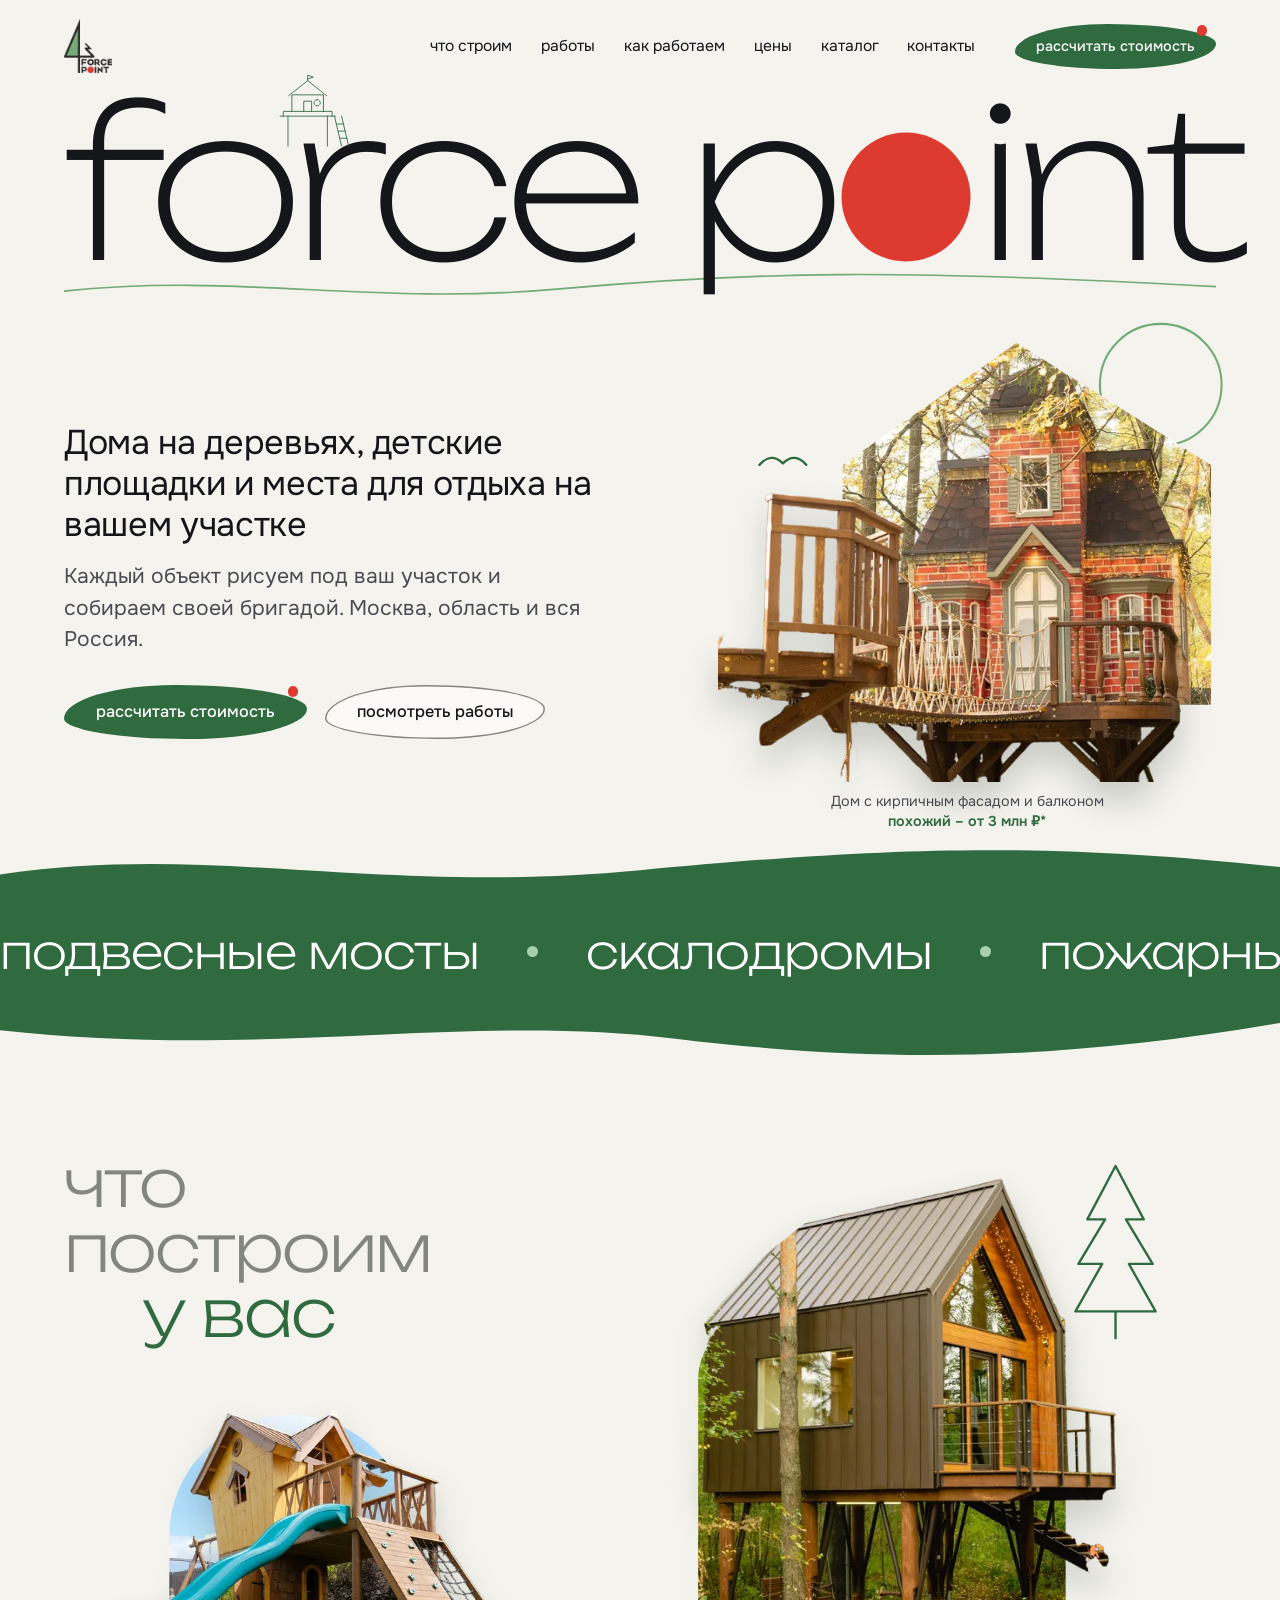
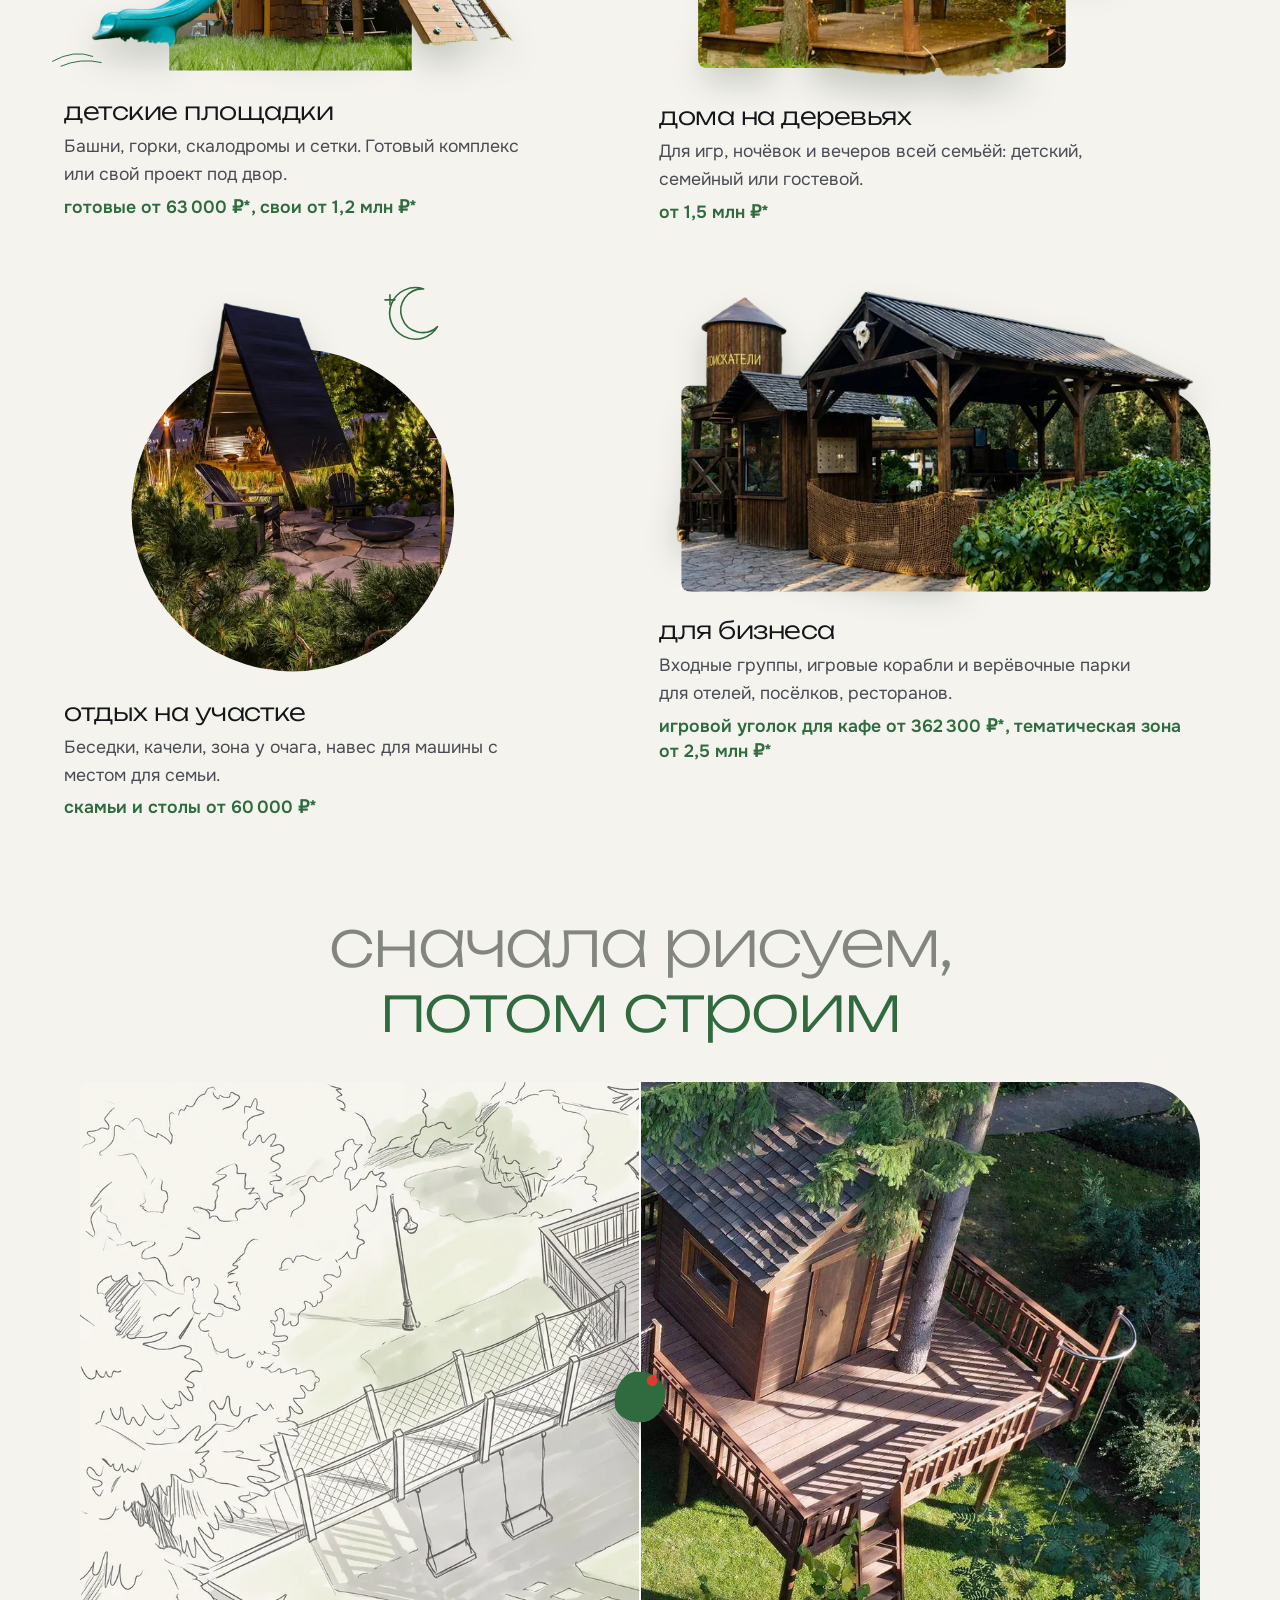
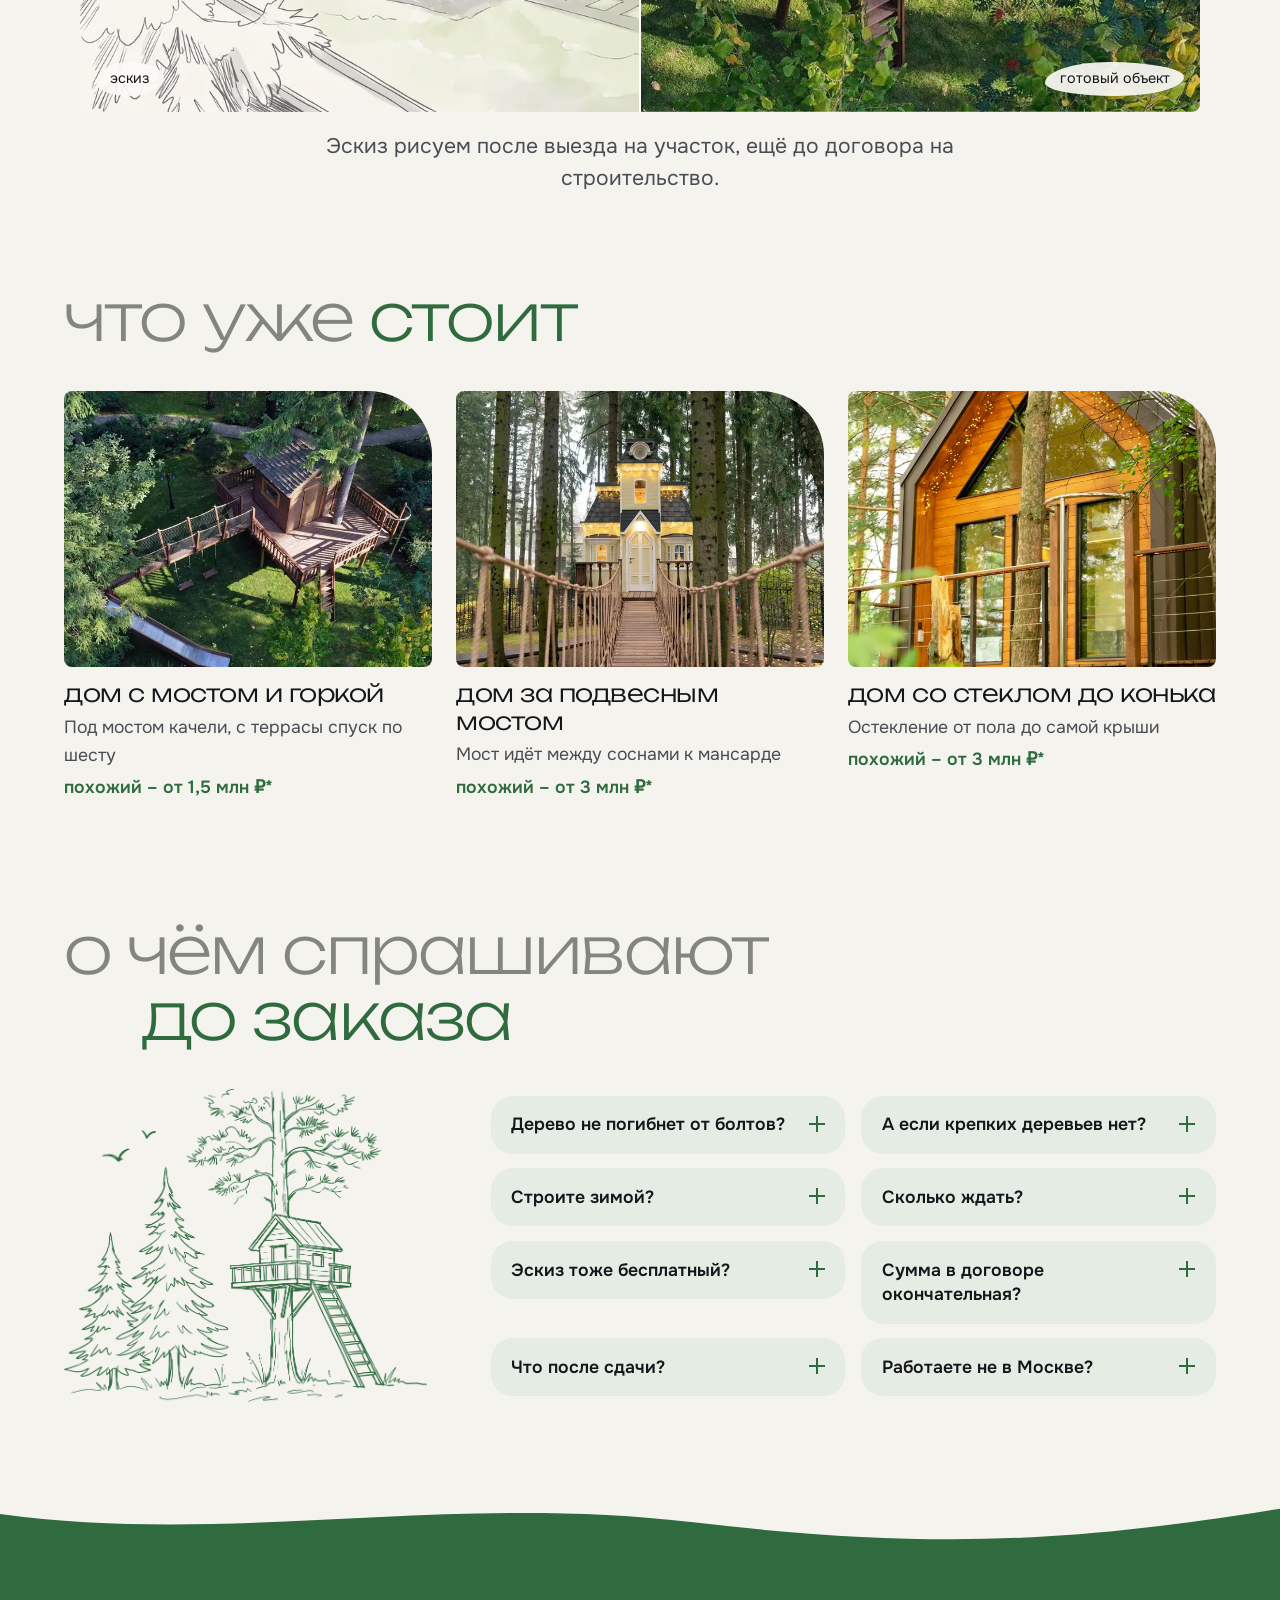
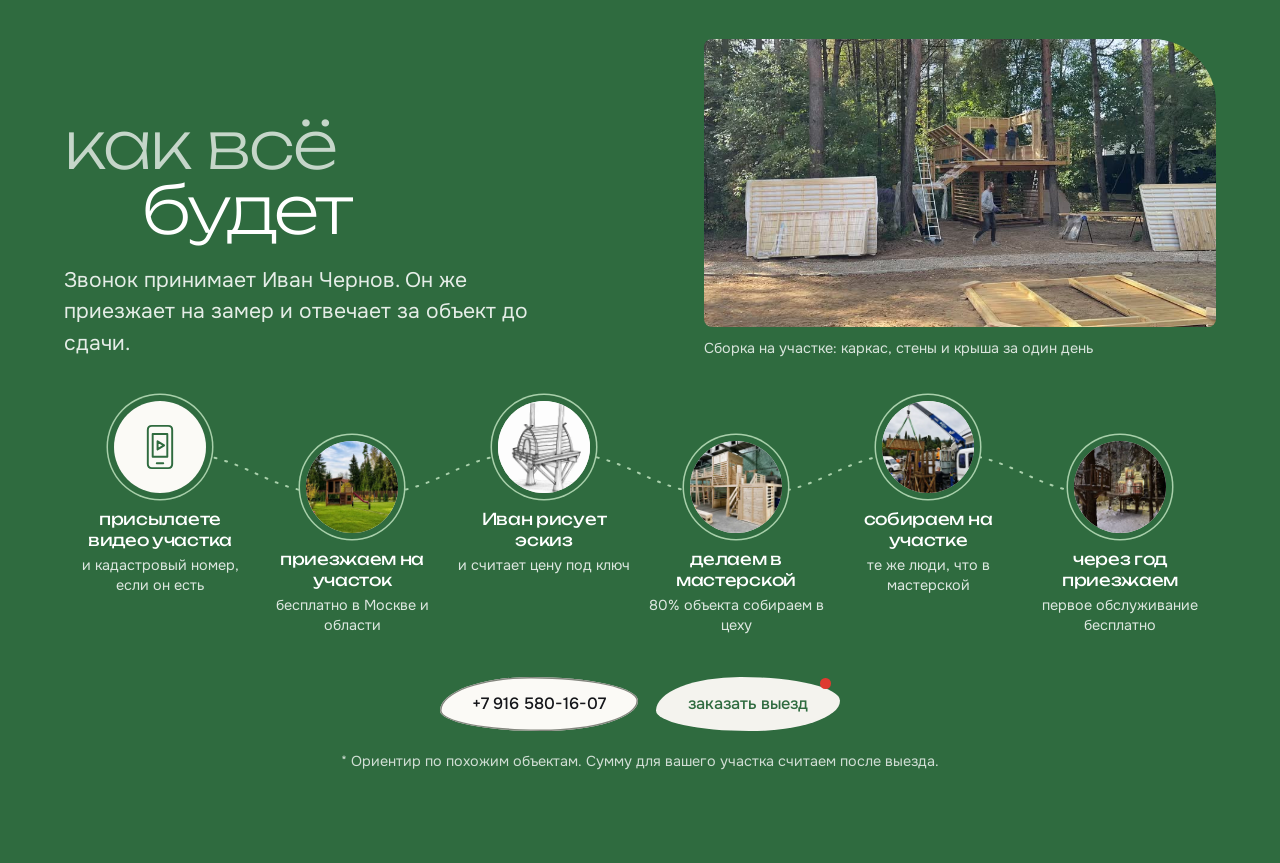
<file: index.html>
<!doctype html>
<html lang="ru">
<head>
<meta charset="utf-8">
<meta name="viewport" content="width=device-width, initial-scale=1">
<title>Дома на деревьях и детские площадки – Force Point</title>
<meta name="robots" content="noindex, nofollow">
<link rel="icon" href="assets/img/favicon.ico?v=ee35d3ab95">
<link rel="preload" href="fonts/unbounded-cyrillic-wght-normal.woff2" as="font" type="font/woff2" crossorigin>
<link rel="stylesheet" href="assets/vendor/swiper/swiper-bundle.min.css?v=fc51f21167">
<link rel="stylesheet" href="tokens.css?v=929bfe4e19">
<link rel="stylesheet" href="concept.css?v=a78a0de859">
</head>
<body>

<svg width="0" height="0" class="defs" aria-hidden="true">
  <symbol id="fir" viewBox="0 0 60 122"><path d="M30 4 L11 40 H23 L5 70 H21 L3 102 H57 L39 70 H55 L37 40 H49 Z M30 102 V120"/></symbol>
  <symbol id="cloud" viewBox="0 0 80 46"><path d="M12 42 C2 42 1 27 13 26 C12 12 31 6 38 18 C44 5 67 9 64 27 C78 26 79 42 64 42 Z"/></symbol>
  <symbol id="bird" viewBox="0 0 34 12"><path d="M1 10 Q9 1 17 9 Q25 1 33 10"/></symbol>
  <symbol id="treehouse" viewBox="0 0 220 190">
    <path d="M60 188 V112 M160 188 V112 M40 112 H180 M48 112 V100 H172 V112"/>
    <path d="M70 100 V58 H150 V100 M62 60 L110 22 L158 60"/>
    <path d="M100 100 V74 H120 V100 M134 70 a8 8 0 1 0 0.1 0"/>
    <path d="M178 112 L196 188 M196 112 L214 188 M184 132 H202 M188 150 H206 M192 168 H210"/>
    <path d="M110 22 V8 L124 13 L110 18"/>
  </symbol>
  <symbol id="phone" viewBox="0 0 64 64"><path d="M22 6 H42 Q47 6 47 11 V53 Q47 58 42 58 H22 Q17 58 17 53 V11 Q17 6 22 6 Z M28 52 H36 M23 16 H41 V44 H23 Z M29 25 L37 30 L29 35 Z"/></symbol>
</svg>

<header class="header">
  <a class="brand" href="./" aria-label="Force Point"><img src="assets/img/logo-dark-240.webp?v=c1f12a60f7" width="240" height="271" alt=""></a>
  <nav class="nav" aria-label="Основное меню">
    <a href="#build">что строим</a>
    <a href="#works">работы</a>
    <a href="#path">как работаем</a>
    <a href="#build">цены</a>
    <a href="#works">каталог</a>
    <a href="#order">контакты</a>
  </nav>
  <a class="blob-btn blob-btn--small" href="#order">рассчитать стоимость</a>
</header>

<main>

<section class="hero">
  <p class="giant" aria-hidden="true">force p<span class="dot-o">o</span>int<svg class="perch"><use href="#treehouse"/></svg></p>
  <svg class="hill" viewBox="0 0 1440 120" preserveAspectRatio="none" aria-hidden="true"><path d="M0 70 C 220 20 380 110 620 64 S 1040 10 1440 58"/></svg>

  <div class="hero-row">
    <div class="hero-text">
      <h1>Дома на деревьях, детские площадки и места для отдыха на вашем участке</h1>
      <p>Каждый объект рисуем под ваш участок и собираем своей бригадой. Москва, область и вся Россия.</p>
      <div class="actions">
        <a class="blob-btn" href="#order">рассчитать стоимость</a>
        <a class="blob-btn blob-btn--light" href="#works">посмотреть работы</a>
      </div>
    </div>

    <figure class="hero-figure">
      <div class="pop pop--brick">
        <svg class="doodle hero-sun" viewBox="0 0 100 100"><circle cx="50" cy="50" r="47"/></svg>
        <div class="pop-shape"><img src="img/pop/brick-1200.webp?v=522256e740" srcset="img/pop/brick-640.webp?v=04c3f926df 640w, img/pop/brick-1200.webp?v=522256e740 1200w" sizes="(max-width: 860px) 92vw, 560px" width="1200" height="1090" alt="Дом на дереве с кирпичным фасадом, балконом и верёвочным мостом среди осенней листвы" fetchpriority="high"></div>
<img class="pop-cut" src="img/pop/brick-cut-1200.webp?v=ddfe36bfa2" srcset="img/pop/brick-cut-640.webp?v=f994832291 640w, img/pop/brick-cut-1200.webp?v=ddfe36bfa2 1200w" sizes="(max-width: 860px) 92vw, 560px" width="1200" height="1090" alt="" aria-hidden="true" fetchpriority="high">
        <svg class="doodle doodle--front hero-bird"><use href="#bird"/></svg>
      </div>
      <figcaption>Дом с кирпичным фасадом и балконом <b>похожий – <span class="nobr">от 3 млн ₽*</span></b></figcaption>
    </figure>
  </div>
</section>

<div class="band">
  <svg class="wave wave--top" viewBox="0 0 1440 110" preserveAspectRatio="none" aria-hidden="true"><path d="M0 110 V60 C 240 0 420 100 720 52 S 1180 0 1440 46 V110 Z"/></svg>
  <div class="ticker" aria-hidden="true">
    <div class="ticker-line">
      <span>подвесные мосты</span><span>скалодромы</span><span>пожарные шесты</span><span>качели-гнёзда</span><span>песочницы со скамьями</span><span>беседки</span><span>зоны у очага</span><span>гаражи с местом для семьи</span><span>вольеры</span><span>входные группы</span><span>игровые корабли</span><span>строим и зимой</span><span>подвесные мосты</span><span>скалодромы</span><span>пожарные шесты</span><span>качели-гнёзда</span><span>песочницы со скамьями</span><span>беседки</span><span>зоны у очага</span><span>гаражи с местом для семьи</span><span>вольеры</span><span>входные группы</span><span>игровые корабли</span><span>строим и зимой</span>
    </div>
  </div>
  <svg class="wave wave--bottom" viewBox="0 0 1440 110" preserveAspectRatio="none" aria-hidden="true"><path d="M0 0 V54 C 300 110 520 20 760 70 S 1200 110 1440 40 V0 Z"/></svg>
</div>

<section class="section build" id="build">
  <h2 class="two-tone build-title"><span>что построим</span> <span>у вас</span></h2>

  <a class="door door--house" href="#works">
    <div class="pop pop--pine">
      <svg class="doodle door-pine" viewBox="0 0 60 122"><use href="#fir"/></svg>
      <div class="pop-shape"><img src="img/pop/pine-1200.webp?v=fd95b093e8" srcset="img/pop/pine-640.webp?v=942b3dab69 640w, img/pop/pine-1200.webp?v=fd95b093e8 1200w" sizes="(max-width: 860px) 50vw, 46vw" width="1200" height="1151" alt="Дом на дереве на стальных опорах с террасой и лестницей в сосновом лесу" loading="lazy" decoding="async"></div>
<img class="pop-cut" src="img/pop/pine-cut-1200.webp?v=dfe029a0f3" srcset="img/pop/pine-cut-640.webp?v=f5804e5b0f 640w, img/pop/pine-cut-1200.webp?v=dfe029a0f3 1200w" sizes="(max-width: 860px) 50vw, 46vw" width="1200" height="1151" alt="" aria-hidden="true" loading="lazy" decoding="async">
    </div>
    <h3>дома на деревьях</h3>
    <p>Для игр, ночёвок и вечеров всей семьёй: детский, семейный или гостевой.</p>
    <span class="price nobr">от 1,5 млн ₽*</span>
  </a>

  <a class="door door--arch" href="#works">
    <div class="pop pop--playground">
      <div class="pop-shape"><img src="img/pop/playground-1200.webp?v=5e64ba952d" srcset="img/pop/playground-640.webp?v=08c63d7a18 640w, img/pop/playground-1200.webp?v=5e64ba952d 1200w" sizes="(max-width: 860px) 50vw, 44vw" width="1200" height="752" alt="Игровая башня с горкой, лестницей и скалодромом рядом с домом" loading="lazy" decoding="async"></div>
<img class="pop-cut" src="img/pop/playground-cut-1200.webp?v=3dfcb19889" srcset="img/pop/playground-cut-640.webp?v=9c6e5221d8 640w, img/pop/playground-cut-1200.webp?v=3dfcb19889 1200w" sizes="(max-width: 860px) 50vw, 44vw" width="1200" height="752" alt="" aria-hidden="true" loading="lazy" decoding="async">
      <svg class="doodle doodle--front door-whoosh" viewBox="0 0 120 40"><path d="M4 30 Q40 10 70 22 M18 38 Q50 24 84 32"/></svg>
    </div>
    <h3>детские площадки</h3>
    <p>Башни, горки, скалодромы и сетки. Готовый комплекс или свой проект под двор.</p>
    <span class="price"><span class="nobr">готовые от 63 000 ₽*</span>, <span class="nobr">свои от 1,2 млн ₽*</span></span>
  </a>

  <a class="door door--round" href="#works">
    <div class="pop pop--lounge">
      <svg class="doodle door-moon" viewBox="0 0 60 60"><path d="M40 6 A26 26 0 1 0 54 44 A22 22 0 1 1 40 6 Z"/><path d="M6 12 V22 M1 17 H11"/></svg>
      <div class="pop-shape"><img src="img/pop/lounge-1200.webp?v=35604b1f19" srcset="img/pop/lounge-640.webp?v=a756a510f2 640w, img/pop/lounge-1200.webp?v=35604b1f19 1200w" sizes="(max-width: 860px) 50vw, 34vw" width="1200" height="1084" alt="Вечерняя зона отдыха с навесом-шалашом, креслами, очагом и подсветкой" loading="lazy" decoding="async"></div>
<img class="pop-cut" src="img/pop/lounge-cut-1200.webp?v=0dac699942" srcset="img/pop/lounge-cut-640.webp?v=8b97aae8d5 640w, img/pop/lounge-cut-1200.webp?v=0dac699942 1200w" sizes="(max-width: 860px) 50vw, 34vw" width="1200" height="1084" alt="" aria-hidden="true" loading="lazy" decoding="async">
    </div>
    <h3>отдых на участке</h3>
    <p>Беседки, качели, зона у очага, навес для машины с местом для семьи.</p>
    <span class="price">скамьи и столы <span class="nobr">от 60 000 ₽*</span></span>
  </a>

  <a class="door door--wide" href="#works">
    <div class="pop pop--canopy">
      <div class="pop-shape"><img src="img/pop/canopy-1200.webp?v=cead79ba4e" srcset="img/pop/canopy-640.webp?v=a4f1229f09 640w, img/pop/canopy-1200.webp?v=cead79ba4e 1200w" sizes="(max-width: 860px) 50vw, 46vw" width="1200" height="716" alt="Входная группа парка: деревянный навес, водонапорная башня и ограда из каната" loading="lazy" decoding="async"></div>
<img class="pop-cut" src="img/pop/canopy-cut-1200.webp?v=542660ccea" srcset="img/pop/canopy-cut-640.webp?v=06d01d6c94 640w, img/pop/canopy-cut-1200.webp?v=542660ccea 1200w" sizes="(max-width: 860px) 50vw, 46vw" width="1200" height="716" alt="" aria-hidden="true" loading="lazy" decoding="async">
    </div>
    <h3>для бизнеса</h3>
    <p>Входные группы, игровые корабли и верёвочные парки для отелей, посёлков, ресторанов.</p>
    <span class="price">игровой уголок для кафе <span class="nobr">от 362 300 ₽*</span>, тематическая зона <span class="nobr">от 2,5 млн ₽*</span></span>
  </a>
</section>

<section class="section sketch-block">
  <h2 class="two-tone"><span>сначала рисуем,</span> <span>потом строим</span></h2>
  <div class="compare">
    <img class="compare-sketch" src="img/compare-sketch.webp?v=7c0fb1abaa" width="1600" height="900" alt="Эскиз дома на дереве с подвесным мостом, качелями и лестницей" loading="lazy" decoding="async">
    <div class="compare-photo"><img src="img/compare-photo.webp?v=628adcccfe" width="1600" height="900" alt="Готовый дом на дереве с подвесным мостом, качелями и лестницей, вид сверху" loading="lazy" decoding="async"></div>
    <span class="compare-label compare-label--left">эскиз</span>
    <span class="compare-label compare-label--right">готовый объект</span>
    <input class="compare-range" type="range" min="0" max="100" value="50" aria-label="Сравнить эскиз и готовый объект">
    <span class="compare-handle" aria-hidden="true"></span>
  </div>
  <p class="sketch-note">Эскиз рисуем после выезда на участок, ещё до договора на строительство.</p>
</section>

<section class="section objects" id="works">
  <h2 class="two-tone two-tone--line"><span>что уже</span> <span>стоит</span></h2>
  
  <div class="ribbon">
    <div class="swiper"><div class="swiper-wrapper">
      
      <article class="swiper-slide work">
        <div class="work-photo"><picture class=""><source type="image/webp" srcset="media/treehouse-aerial-bridge-photo-400.webp?v=6bc2d431eb 400w, media/treehouse-aerial-bridge-photo-640.webp?v=dd4ed55a1a 640w, media/treehouse-aerial-bridge-photo-1040.webp?v=4059f0c45e 1040w, media/treehouse-aerial-bridge-photo-1440.webp?v=79b7516b16 1440w" sizes="(max-width: 760px) 100vw, (max-width: 1024px) 50vw, 33vw"><img src="media/treehouse-aerial-bridge-photo-1440.jpg?v=f886930500" srcset="media/treehouse-aerial-bridge-photo-400.jpg?v=2b773473aa 400w, media/treehouse-aerial-bridge-photo-640.jpg?v=0a26b4a49d 640w, media/treehouse-aerial-bridge-photo-1040.jpg?v=4ec1fe2b7a 1040w, media/treehouse-aerial-bridge-photo-1440.jpg?v=f886930500 1440w" sizes="(max-width: 760px) 100vw, (max-width: 1024px) 50vw, 33vw" width="1440" height="1080" alt="Вид сверху на дом на дереве с террасой, подвесным мостом, качелями и горкой" loading="lazy" decoding="async"></picture></div>
        <h3>дом с мостом и горкой</h3>
        <p>Под мостом качели, с террасы спуск по шесту</p>
        <span class="price">похожий – <span class="nobr">от 1,5 млн ₽*</span></span>
      </article>
      
      <article class="swiper-slide work">
        <div class="work-photo"><picture class=""><source type="image/webp" srcset="media/treehouse-rope-bridge-photo-400.webp?v=8290dca514 400w, media/treehouse-rope-bridge-photo-640.webp?v=a1b5d60215 640w, media/treehouse-rope-bridge-photo-1040.webp?v=e4dfe15c56 1040w, media/treehouse-rope-bridge-photo-1440.webp?v=17ed5c8c1c 1440w" sizes="(max-width: 760px) 100vw, (max-width: 1024px) 50vw, 33vw"><img src="media/treehouse-rope-bridge-photo-1440.jpg?v=fd3db1ac92" srcset="media/treehouse-rope-bridge-photo-400.jpg?v=e15e7bd362 400w, media/treehouse-rope-bridge-photo-640.jpg?v=6808625550 640w, media/treehouse-rope-bridge-photo-1040.jpg?v=f145838a31 1040w, media/treehouse-rope-bridge-photo-1440.jpg?v=fd3db1ac92 1440w" sizes="(max-width: 760px) 100vw, (max-width: 1024px) 50vw, 33vw" width="1440" height="1080" alt="Верёвочный мост, который ведёт к светлому дому на дереве в сосновом лесу" loading="lazy" decoding="async"></picture></div>
        <h3>дом за подвесным мостом</h3>
        <p>Мост идёт между соснами к мансарде</p>
        <span class="price">похожий – <span class="nobr">от 3 млн ₽*</span></span>
      </article>
      
      <article class="swiper-slide work">
        <div class="work-photo"><picture class=""><source type="image/webp" srcset="media/treehouse-glass-facade-photo-400.webp?v=afebae0e97 400w, media/treehouse-glass-facade-photo-640.webp?v=7eb2a682e7 640w, media/treehouse-glass-facade-photo-1040.webp?v=231516ab51 1040w, media/treehouse-glass-facade-photo-1440.webp?v=cb8a4ddcd5 1440w" sizes="(max-width: 760px) 100vw, (max-width: 1024px) 50vw, 33vw"><img src="media/treehouse-glass-facade-photo-1440.jpg?v=e43c7f4366" srcset="media/treehouse-glass-facade-photo-400.jpg?v=5e5171f8b6 400w, media/treehouse-glass-facade-photo-640.jpg?v=f4a2cd9cd5 640w, media/treehouse-glass-facade-photo-1040.jpg?v=2d2a5edcd0 1040w, media/treehouse-glass-facade-photo-1440.jpg?v=e43c7f4366 1440w" sizes="(max-width: 760px) 100vw, (max-width: 1024px) 50vw, 33vw" width="1440" height="1080" alt="Фасад дома на дереве с витражным остеклением от пола до конька" loading="lazy" decoding="async"></picture></div>
        <h3>дом со стеклом до конька</h3>
        <p>Остекление от пола до самой крыши</p>
        <span class="price">похожий – <span class="nobr">от 3 млн ₽*</span></span>
      </article>
      
      <article class="swiper-slide work">
        <div class="work-photo"><picture class=""><source type="image/webp" srcset="media/treehouse-interior-kitchen-photo-400.webp?v=812917f1de 400w, media/treehouse-interior-kitchen-photo-640.webp?v=5ee68cf496 640w, media/treehouse-interior-kitchen-photo-1040.webp?v=7f792c9aa9 1040w" sizes="(max-width: 760px) 100vw, (max-width: 1024px) 50vw, 33vw"><img src="media/treehouse-interior-kitchen-photo-1040.jpg?v=c161019654" srcset="media/treehouse-interior-kitchen-photo-400.jpg?v=e3adbbb506 400w, media/treehouse-interior-kitchen-photo-640.jpg?v=1b96a8bc0f 640w, media/treehouse-interior-kitchen-photo-1040.jpg?v=c161019654 1040w" sizes="(max-width: 760px) 100vw, (max-width: 1024px) 50vw, 33vw" width="1040" height="780" alt="Интерьер дома на дереве: небольшая кухня, стол у окна и деревянная отделка" loading="lazy" decoding="async"></picture></div>
        <h3>дом, где можно жить</h3>
        <p>Кухня, стол у окна, отделка деревом</p>
        <span class="price">похожий – <span class="nobr">от 8 млн ₽*</span></span>
      </article>
      
      <article class="swiper-slide work">
        <div class="work-photo"><picture class=""><source type="image/webp" srcset="media/treehouse-winter-bridge-photo-400.webp?v=1ce4802572 400w, media/treehouse-winter-bridge-photo-640.webp?v=5b5fbfdbe6 640w, media/treehouse-winter-bridge-photo-1040.webp?v=c20e8604de 1040w, media/treehouse-winter-bridge-photo-1440.webp?v=03ac193f1c 1440w" sizes="(max-width: 760px) 100vw, (max-width: 1024px) 50vw, 33vw"><img src="media/treehouse-winter-bridge-photo-1440.jpg?v=fefff6287c" srcset="media/treehouse-winter-bridge-photo-400.jpg?v=ee85cf584c 400w, media/treehouse-winter-bridge-photo-640.jpg?v=def1ab112f 640w, media/treehouse-winter-bridge-photo-1040.jpg?v=12b1c376d1 1040w, media/treehouse-winter-bridge-photo-1440.jpg?v=fefff6287c 1440w" sizes="(max-width: 760px) 100vw, (max-width: 1024px) 50vw, 33vw" width="1440" height="1080" alt="Дом на дереве зимой: тёплый свет в окнах, подвесной мост и заснеженная терраса" loading="lazy" decoding="async"></picture></div>
        <h3>дом с мостом зимой</h3>
        <p>Свет в окнах, снег на террасе</p>
        <span class="price">похожий – <span class="nobr">от 3 млн ₽*</span></span>
      </article>
      
      <article class="swiper-slide work">
        <div class="work-photo"><picture class=""><source type="image/webp" srcset="media/playground-climbing-wall-photo-400.webp?v=6f0dec5c34 400w, media/playground-climbing-wall-photo-640.webp?v=3211d13ad9 640w, media/playground-climbing-wall-photo-1040.webp?v=20fc984f72 1040w, media/playground-climbing-wall-photo-1440.webp?v=e0afb1255c 1440w" sizes="(max-width: 760px) 100vw, (max-width: 1024px) 50vw, 33vw"><img src="media/playground-climbing-wall-photo-1440.jpg?v=caf5a01cbb" srcset="media/playground-climbing-wall-photo-400.jpg?v=457d9e8250 400w, media/playground-climbing-wall-photo-640.jpg?v=95fed715fb 640w, media/playground-climbing-wall-photo-1040.jpg?v=14c171f7a8 1040w, media/playground-climbing-wall-photo-1440.jpg?v=caf5a01cbb 1440w" sizes="(max-width: 760px) 100vw, (max-width: 1024px) 50vw, 33vw" width="1440" height="1080" alt="Площадка со скалодромом, горкой и переходом среди зелени" loading="lazy" decoding="async"></picture></div>
        <h3>площадка со скалодромом</h3>
        <p>Переход на высоте, горка, домик на опорах</p>
        <span class="price">похожая – <span class="nobr">от 1,2 млн ₽*</span></span>
      </article>
      
      <article class="swiper-slide work">
        <div class="work-photo"><picture class=""><source type="image/webp" srcset="media/playground-tower-slide-photo-400.webp?v=98510f8fa3 400w, media/playground-tower-slide-photo-640.webp?v=9d4a29859f 640w, media/playground-tower-slide-photo-1040.webp?v=27f708b9cd 1040w, media/playground-tower-slide-photo-1440.webp?v=8dc1e6f840 1440w" sizes="(max-width: 760px) 100vw, (max-width: 1024px) 50vw, 33vw"><img src="media/playground-tower-slide-photo-1440.jpg?v=c85c052a0d" srcset="media/playground-tower-slide-photo-400.jpg?v=5f56b94ab7 400w, media/playground-tower-slide-photo-640.jpg?v=b23dbc18b7 640w, media/playground-tower-slide-photo-1040.jpg?v=a00e4dc8e4 1040w, media/playground-tower-slide-photo-1440.jpg?v=c85c052a0d 1440w" sizes="(max-width: 760px) 100vw, (max-width: 1024px) 50vw, 33vw" width="1440" height="1080" alt="Игровая башня с горкой, лестницей и скалодромом рядом с домом" loading="lazy" decoding="async"></picture></div>
        <h3>башня с горкой</h3>
        <p>Горка, лестница и скалодром у дома</p>
        <span class="price">похожая – <span class="nobr">от 350 000 ₽*</span></span>
      </article>
      
      <article class="swiper-slide work">
        <div class="work-photo"><picture class=""><source type="image/webp" srcset="media/maf-sandbox-photo-400.webp?v=9279808a05 400w, media/maf-sandbox-photo-640.webp?v=5e145e6d97 640w, media/maf-sandbox-photo-1040.webp?v=993dd2cbe0 1040w, media/maf-sandbox-photo-1440.webp?v=0b0225e86b 1440w" sizes="(max-width: 760px) 100vw, (max-width: 1024px) 50vw, 33vw"><img src="media/maf-sandbox-photo-1440.jpg?v=769521592c" srcset="media/maf-sandbox-photo-400.jpg?v=f392730ab9 400w, media/maf-sandbox-photo-640.jpg?v=94f261f24e 640w, media/maf-sandbox-photo-1040.jpg?v=5c1559932f 1040w, media/maf-sandbox-photo-1440.jpg?v=769521592c 1440w" sizes="(max-width: 760px) 100vw, (max-width: 1024px) 50vw, 33vw" width="1440" height="1080" alt="Песочница с откидной крышкой, которая превращается в скамьи" loading="lazy" decoding="async"></picture></div>
        <h3>песочница со скамьями</h3>
        <p>Крышка раскладывается в две скамьи</p>
        <span class="price">похожая – <span class="nobr">от 60 000 ₽*</span></span>
      </article>
      
      <article class="swiper-slide work">
        <div class="work-photo"><picture class=""><source type="image/webp" srcset="media/maf-swing-canopy-photo-400.webp?v=bd885c6c1b 400w, media/maf-swing-canopy-photo-640.webp?v=07d58d78c9 640w, media/maf-swing-canopy-photo-1040.webp?v=1d4739a921 1040w, media/maf-swing-canopy-photo-1440.webp?v=eb9184885b 1440w" sizes="(max-width: 760px) 100vw, (max-width: 1024px) 50vw, 33vw"><img src="media/maf-swing-canopy-photo-1440.jpg?v=2300e499a6" srcset="media/maf-swing-canopy-photo-400.jpg?v=3086bb4e81 400w, media/maf-swing-canopy-photo-640.jpg?v=715c5f6331 640w, media/maf-swing-canopy-photo-1040.jpg?v=1d752b301c 1040w, media/maf-swing-canopy-photo-1440.jpg?v=2300e499a6 1440w" sizes="(max-width: 760px) 100vw, (max-width: 1024px) 50vw, 33vw" width="1440" height="1080" alt="Качели-гнездо под деревянным навесом на подстриженном газоне" loading="lazy" decoding="async"></picture></div>
        <h3>качели-гнездо под навесом</h3>
        <p>Навес из бруса на краю газона</p>
        <span class="price">похожие – <span class="nobr">от 60 000 ₽*</span></span>
      </article>
      
      <article class="swiper-slide work">
        <div class="work-photo"><picture class=""><source type="image/webp" srcset="media/thematic-rock-house-photo-400.webp?v=32a571f581 400w, media/thematic-rock-house-photo-640.webp?v=7350e393fb 640w, media/thematic-rock-house-photo-1040.webp?v=8678675af8 1040w" sizes="(max-width: 760px) 100vw, (max-width: 1024px) 50vw, 33vw"><img src="media/thematic-rock-house-photo-1040.jpg?v=0653b5b655" srcset="media/thematic-rock-house-photo-400.jpg?v=ecc52533ff 400w, media/thematic-rock-house-photo-640.jpg?v=3fa2bc5f8d 640w, media/thematic-rock-house-photo-1040.jpg?v=0653b5b655 1040w" sizes="(max-width: 760px) 100vw, (max-width: 1024px) 50vw, 33vw" width="1040" height="780" alt="Тематический игровой объект у скального рельефа с настилами и переходами" loading="lazy" decoding="async"></picture></div>
        <h3>тематическая зона</h3>
        <p>Тотем на входе вырезал Иван</p>
        <span class="price">похожая – <span class="nobr">от 2,5 млн ₽*</span></span>
      </article>
      
      <article class="swiper-slide work">
        <div class="work-photo"><picture class=""><source type="image/webp" srcset="media/thematic-pirate-ship-photo-400.webp?v=a9a3cf1a3a 400w, media/thematic-pirate-ship-photo-640.webp?v=6f263b52ea 640w, media/thematic-pirate-ship-photo-1040.webp?v=8a34c6db50 1040w" sizes="(max-width: 760px) 100vw, (max-width: 1024px) 50vw, 33vw"><img src="media/thematic-pirate-ship-photo-1040.jpg?v=18fb494911" srcset="media/thematic-pirate-ship-photo-400.jpg?v=8ec1dc99d4 400w, media/thematic-pirate-ship-photo-640.jpg?v=862c6c1265 640w, media/thematic-pirate-ship-photo-1040.jpg?v=18fb494911 1040w" sizes="(max-width: 760px) 100vw, (max-width: 1024px) 50vw, 33vw" width="1040" height="780" alt="Тематический игровой объект в виде корабля с горкой и палубными элементами" loading="lazy" decoding="async"></picture></div>
        <h3>игровой корабль</h3>
        <p>Палуба, пушка, канатная сетка и горка</p>
        <span class="price">похожий – <span class="nobr">от 2,5 млн ₽*</span></span>
      </article>
      
      <article class="swiper-slide work">
        <div class="work-photo"><picture class=""><source type="image/webp" srcset="media/rope-park-platforms-photo-400.webp?v=c389885fc9 400w, media/rope-park-platforms-photo-640.webp?v=75e1d5eaaa 640w, media/rope-park-platforms-photo-1040.webp?v=57ece82b24 1040w" sizes="(max-width: 760px) 100vw, (max-width: 1024px) 50vw, 33vw"><img src="media/rope-park-platforms-photo-1040.jpg?v=cba55e2bfb" srcset="media/rope-park-platforms-photo-400.jpg?v=2535c9f5f9 400w, media/rope-park-platforms-photo-640.jpg?v=7646defadf 640w, media/rope-park-platforms-photo-1040.jpg?v=cba55e2bfb 1040w" sizes="(max-width: 760px) 100vw, (max-width: 1024px) 50vw, 33vw" width="1040" height="780" alt="Верёвочный парк: платформы на деревьях и навесные переходы между ними" loading="lazy" decoding="async"></picture></div>
        <h3>верёвочный парк на соснах</h3>
        <p>Платформы на деревьях и переходы между ними</p>
        <span class="price">похожий – <span class="nobr">от 900 000 ₽*</span></span>
      </article>
      
    </div></div>
  </div>
</section>

<section class="section section--before-wave faq">
  <h2 class="two-tone faq-title"><span>о чём спрашивают</span> <span>до заказа</span></h2>
  <img class="faq-drawing" src="img/drawing-treehouse.webp?v=48f1e5444e" width="773" height="667" alt="" loading="lazy" decoding="async">
  <div class="faq-list">
    <details class="faq-item"><summary>Дерево не погибнет от болтов?</summary><p>Болты точим сами из нержавеющей стали, один держит около 2,5 т. Ствол не обжимаем по кругу, поэтому дерево растёт дальше.</p></details>
    <details class="faq-item"><summary>А если крепких деревьев нет?</summary><p>Ставим дом на опоры, а стволы пропускаем сквозь террасу. Подходят сосна, дуб, лиственница и кедр от 22–26 см в диаметре, берёза и тополь не подходят.</p></details>
    <details class="faq-item"><summary>Строите зимой?</summary><p>Да, круглый год. Зимой в бетон добавляем присадки, в сильный мороз греем его под плёнкой. Очередь зимой короче.</p></details>
    <details class="faq-item"><summary>Сколько ждать?</summary><p>Дом по своему проекту обычно 30–45 рабочих дней от начала изготовления до сборки. Готовый комплекс со склада забираете сразу, под заказ – около 10 рабочих дней.</p></details>
    <details class="faq-item"><summary>Эскиз тоже бесплатный?</summary><p>Нет, на эскиз заключаем отдельный договор. По нему видно, как объект встанет между деревьями, и по нему же считаем цену под ключ.</p></details>
    <details class="faq-item"><summary>Сумма в договоре окончательная?</summary><p>Да. В договоре итог под ключ, доставка и сборка отдельными строками. Если мы ошиблись в расчёте, доплачивать не придётся.</p></details>
    <details class="faq-item"><summary>Что после сдачи?</summary><p>Гарантия 12 месяцев с подписания акта: если что-то случится, приезжаем и меняем.</p></details>
    <details class="faq-item"><summary>Работаете не в Москве?</summary><p>Да, по всей России. Дорога и проживание бригады идут в смете отдельной строкой.</p></details>
  </div>
</section>

<section class="path" id="path">
  <svg class="wave wave--top" viewBox="0 0 1440 110" preserveAspectRatio="none" aria-hidden="true"><path d="M0 110 V40 C 260 100 500 0 780 56 S 1220 90 1440 30 V110 Z"/></svg>
  <div class="path-inner">
    <div class="path-head">
      <div>
        <h2 class="two-tone two-tone--light"><span>как всё</span> <span>будет</span></h2>
        <p class="path-lead">Звонок принимает Иван Чернов. Он же приезжает на замер и отвечает за объект до сдачи.</p>
      </div>
      <figure class="path-clip">
        <video class="clip" muted loop playsinline preload="none" poster="media/clip-treehouse-build-poster.jpg?v=e2d893b3ee" aria-label="Сборка дома на дереве на участке: каркас, стены и крыша за один день" data-autoplay><source src="media/clip-treehouse-build.mp4?v=4f25668af1" type="video/mp4"></video>
        <figcaption>Сборка на участке: каркас, стены и крыша за один день</figcaption>
      </figure>
    </div>
    <div class="route">
      <svg class="route-line" viewBox="0 0 1200 120" preserveAspectRatio="none" aria-hidden="true"><path d="M100 46 C 200 46 200 86 300 86 S 400 46 500 46 S 600 86 700 86 S 800 46 900 46 S 1000 86 1100 86"/></svg>
      <ol class="stops">
        <li class="stop"><span class="stop-pic stop-pic--draw"><svg class="doodle"><use href="#phone"/></svg></span><b>присылаете видео участка</b><span>и кадастровый номер, если он есть</span></li>
        <li class="stop"><span class="stop-pic"><picture class=""><source type="image/webp" srcset="media/territory-lawn-overview-square-400.webp?v=c8f7b0aab2 400w, media/territory-lawn-overview-square-560.webp?v=ce789a3e82 560w, media/territory-lawn-overview-square-900.webp?v=698f53115a 900w" sizes="120px"><img src="media/territory-lawn-overview-square-900.jpg?v=9c3ebde819" srcset="media/territory-lawn-overview-square-400.jpg?v=f500949a22 400w, media/territory-lawn-overview-square-560.jpg?v=3697555dc4 560w, media/territory-lawn-overview-square-900.jpg?v=9c3ebde819 900w" sizes="120px" width="900" height="900" alt="Общий план участка: газон, дорожки и игровая зона в глубине" loading="lazy" decoding="async"></picture></span><b>приезжаем на участок</b><span>бесплатно в Москве и области</span></li>
        <li class="stop"><span class="stop-pic stop-pic--paper"><picture class=""><source type="image/webp" srcset="media/design-sketch-treehouse-square-400.webp?v=b82aae6fd7 400w, media/design-sketch-treehouse-square-560.webp?v=93d6644e6e 560w, media/design-sketch-treehouse-square-900.webp?v=8522b46ccd 900w, media/design-sketch-treehouse-square-1200.webp?v=9498bd404b 1200w" sizes="120px"><img src="media/design-sketch-treehouse-square-1200.jpg?v=05b1c8e98c" srcset="media/design-sketch-treehouse-square-400.jpg?v=1373f6c370 400w, media/design-sketch-treehouse-square-560.jpg?v=0585a90de3 560w, media/design-sketch-treehouse-square-900.jpg?v=b56569fb1a 900w, media/design-sketch-treehouse-square-1200.jpg?v=05b1c8e98c 1200w" sizes="120px" width="1200" height="1200" alt="Карандашный эскиз дома на дереве, нарисованный Иваном" loading="lazy" decoding="async"></picture></span><b>Иван рисует эскиз</b><span>и считает цену под ключ</span></li>
        <li class="stop"><span class="stop-pic"><picture class=""><source type="image/webp" srcset="media/workshop-play-complex-square-400.webp?v=d7faf02c1e 400w, media/workshop-play-complex-square-560.webp?v=f8998ed051 560w, media/workshop-play-complex-square-900.webp?v=fe3fc75cd9 900w" sizes="120px"><img src="media/workshop-play-complex-square-900.jpg?v=4e48889508" srcset="media/workshop-play-complex-square-400.jpg?v=f8fd1c5065 400w, media/workshop-play-complex-square-560.jpg?v=ac80da3191 560w, media/workshop-play-complex-square-900.jpg?v=4e48889508 900w" sizes="120px" width="900" height="900" alt="Игровой комплекс в сборе на площадке цеха до отправки на объект" loading="lazy" decoding="async"></picture></span><b>делаем в мастерской</b><span>80% объекта собираем в цеху</span></li>
        <li class="stop"><span class="stop-pic"><picture class=""><source type="image/webp" srcset="media/assembly-crane-lift-square-400.webp?v=233c8b02b6 400w, media/assembly-crane-lift-square-560.webp?v=fa13bb8501 560w, media/assembly-crane-lift-square-900.webp?v=7e15b6fd91 900w" sizes="120px"><img src="media/assembly-crane-lift-square-900.jpg?v=03fa86fd1b" srcset="media/assembly-crane-lift-square-400.jpg?v=1531cb87ff 400w, media/assembly-crane-lift-square-560.jpg?v=23a29b1f7d 560w, media/assembly-crane-lift-square-900.jpg?v=03fa86fd1b 900w" sizes="120px" width="900" height="900" alt="Кран поднимает готовый модуль объекта на место установки" loading="lazy" decoding="async"></picture></span><b>собираем на участке</b><span>те же люди, что в мастерской</span></li>
        <li class="stop"><span class="stop-pic"><picture class=""><source type="image/webp" srcset="media/treehouse-winter-evening-square-400.webp?v=2ee58e51af 400w, media/treehouse-winter-evening-square-560.webp?v=f16af2b192 560w, media/treehouse-winter-evening-square-900.webp?v=4223048073 900w, media/treehouse-winter-evening-square-1200.webp?v=a440a4d45d 1200w" sizes="120px"><img src="media/treehouse-winter-evening-square-1200.jpg?v=803f0d57bf" srcset="media/treehouse-winter-evening-square-400.jpg?v=f44b417ddc 400w, media/treehouse-winter-evening-square-560.jpg?v=d5a7dcf491 560w, media/treehouse-winter-evening-square-900.jpg?v=ee003bd482 900w, media/treehouse-winter-evening-square-1200.jpg?v=803f0d57bf 1200w" sizes="120px" width="1200" height="1200" alt="Зимний вечер: дом на дереве с подсветкой и лестницей на снегу" loading="lazy" decoding="async"></picture></span><b>через год приезжаем</b><span>первое обслуживание бесплатно</span></li>
      </ol>
    </div>
    <div class="actions actions--center" id="order">
      <a class="blob-btn blob-btn--light" href="tel:+79165801607">+7 916 580-16-07</a>
      <a class="blob-btn blob-btn--paper" href="#order">заказать выезд</a>
    </div>
    <p class="path-note">* Ориентир по похожим объектам. Сумму для вашего участка считаем после выезда.</p>
  </div>
</section>

</main>

<script src="assets/vendor/swiper/swiper-bundle.min.js?v=e143328978" defer></script>
<script src="concept.js?v=cff7d55c04" defer></script>
</body>
</html>
</file>
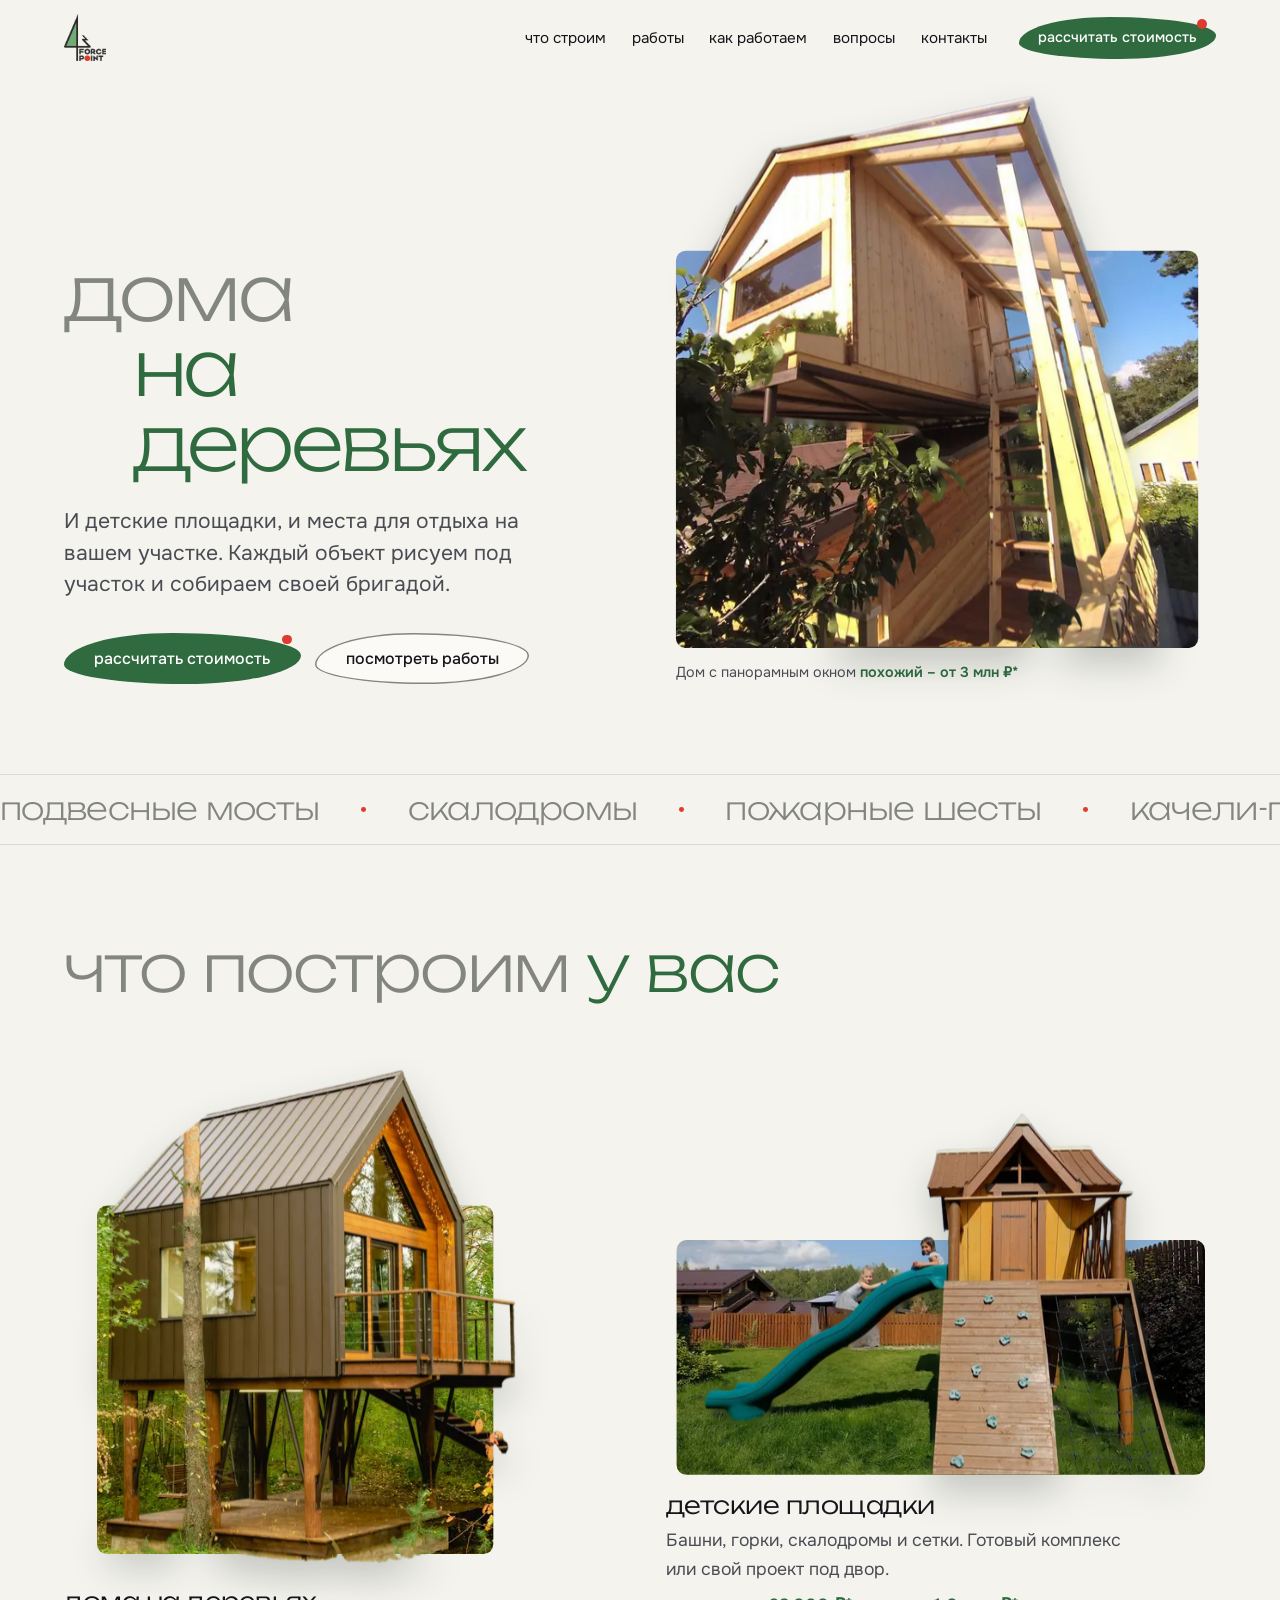
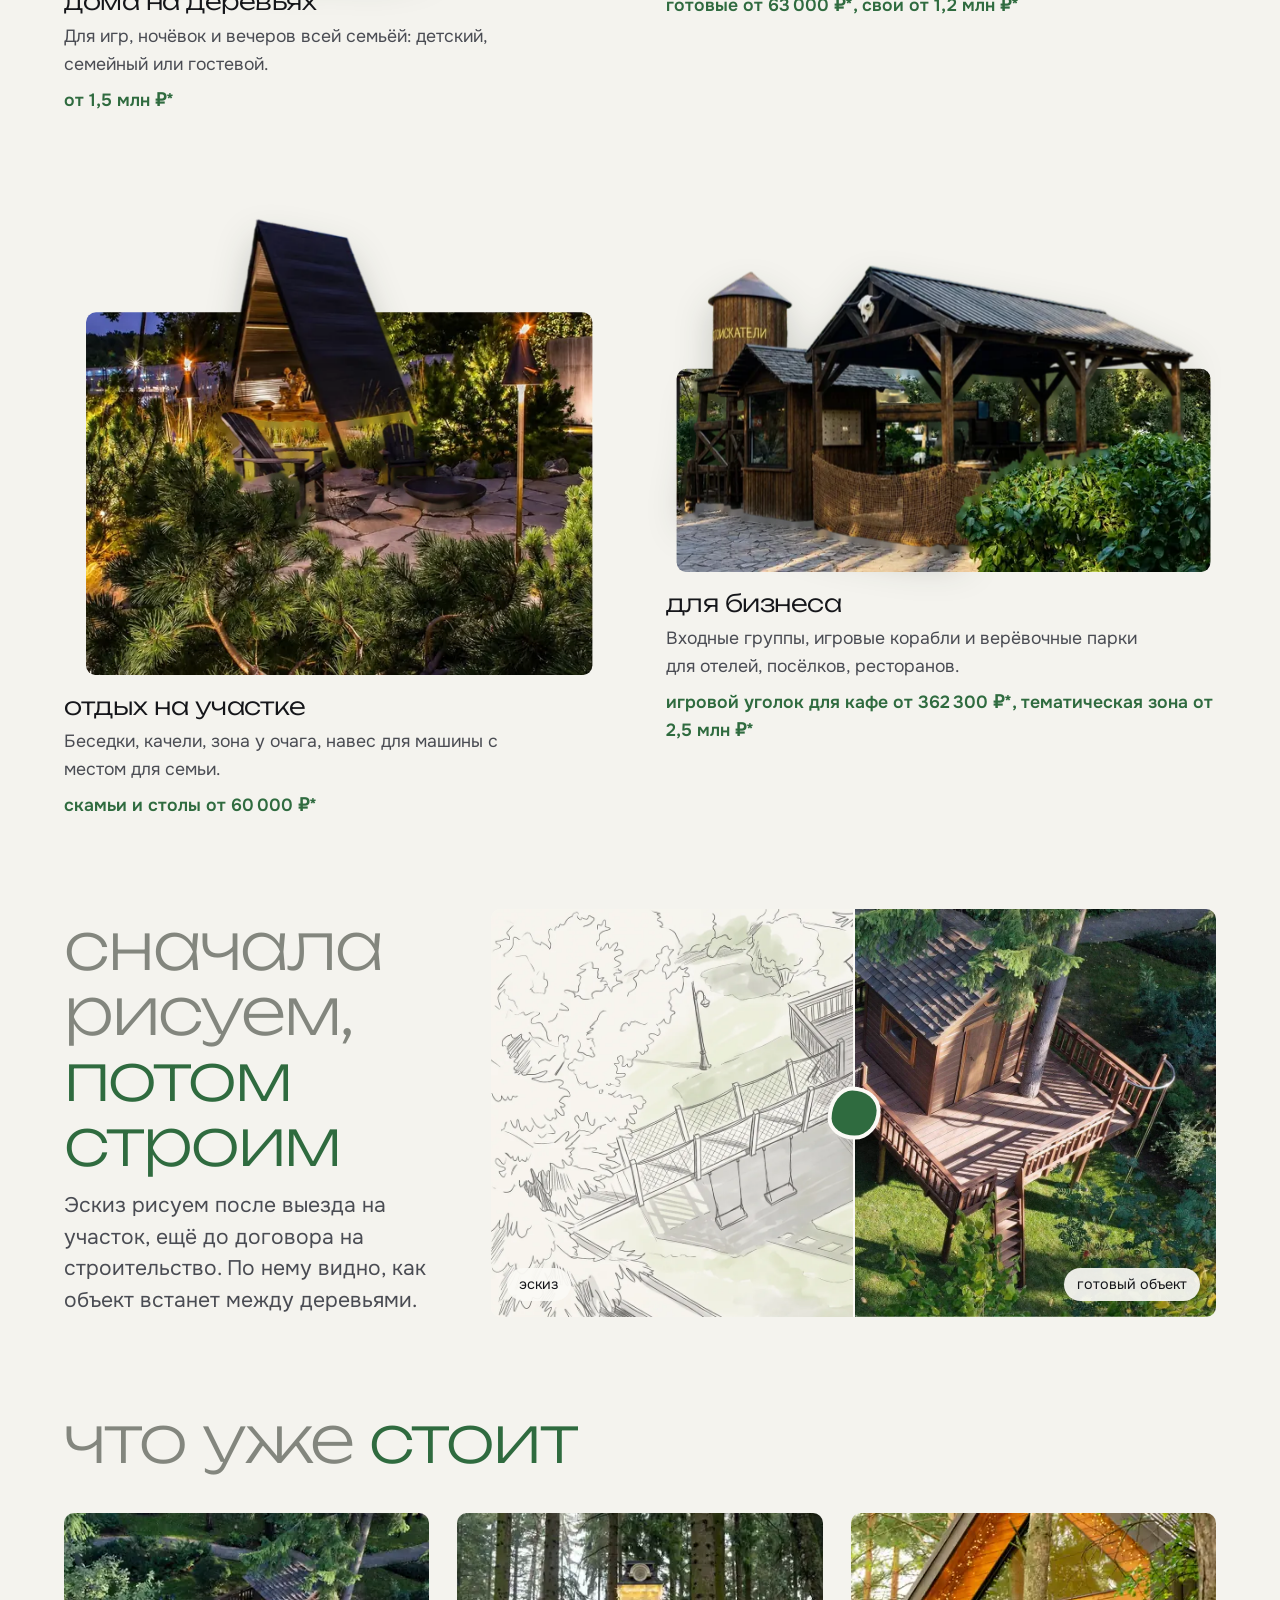
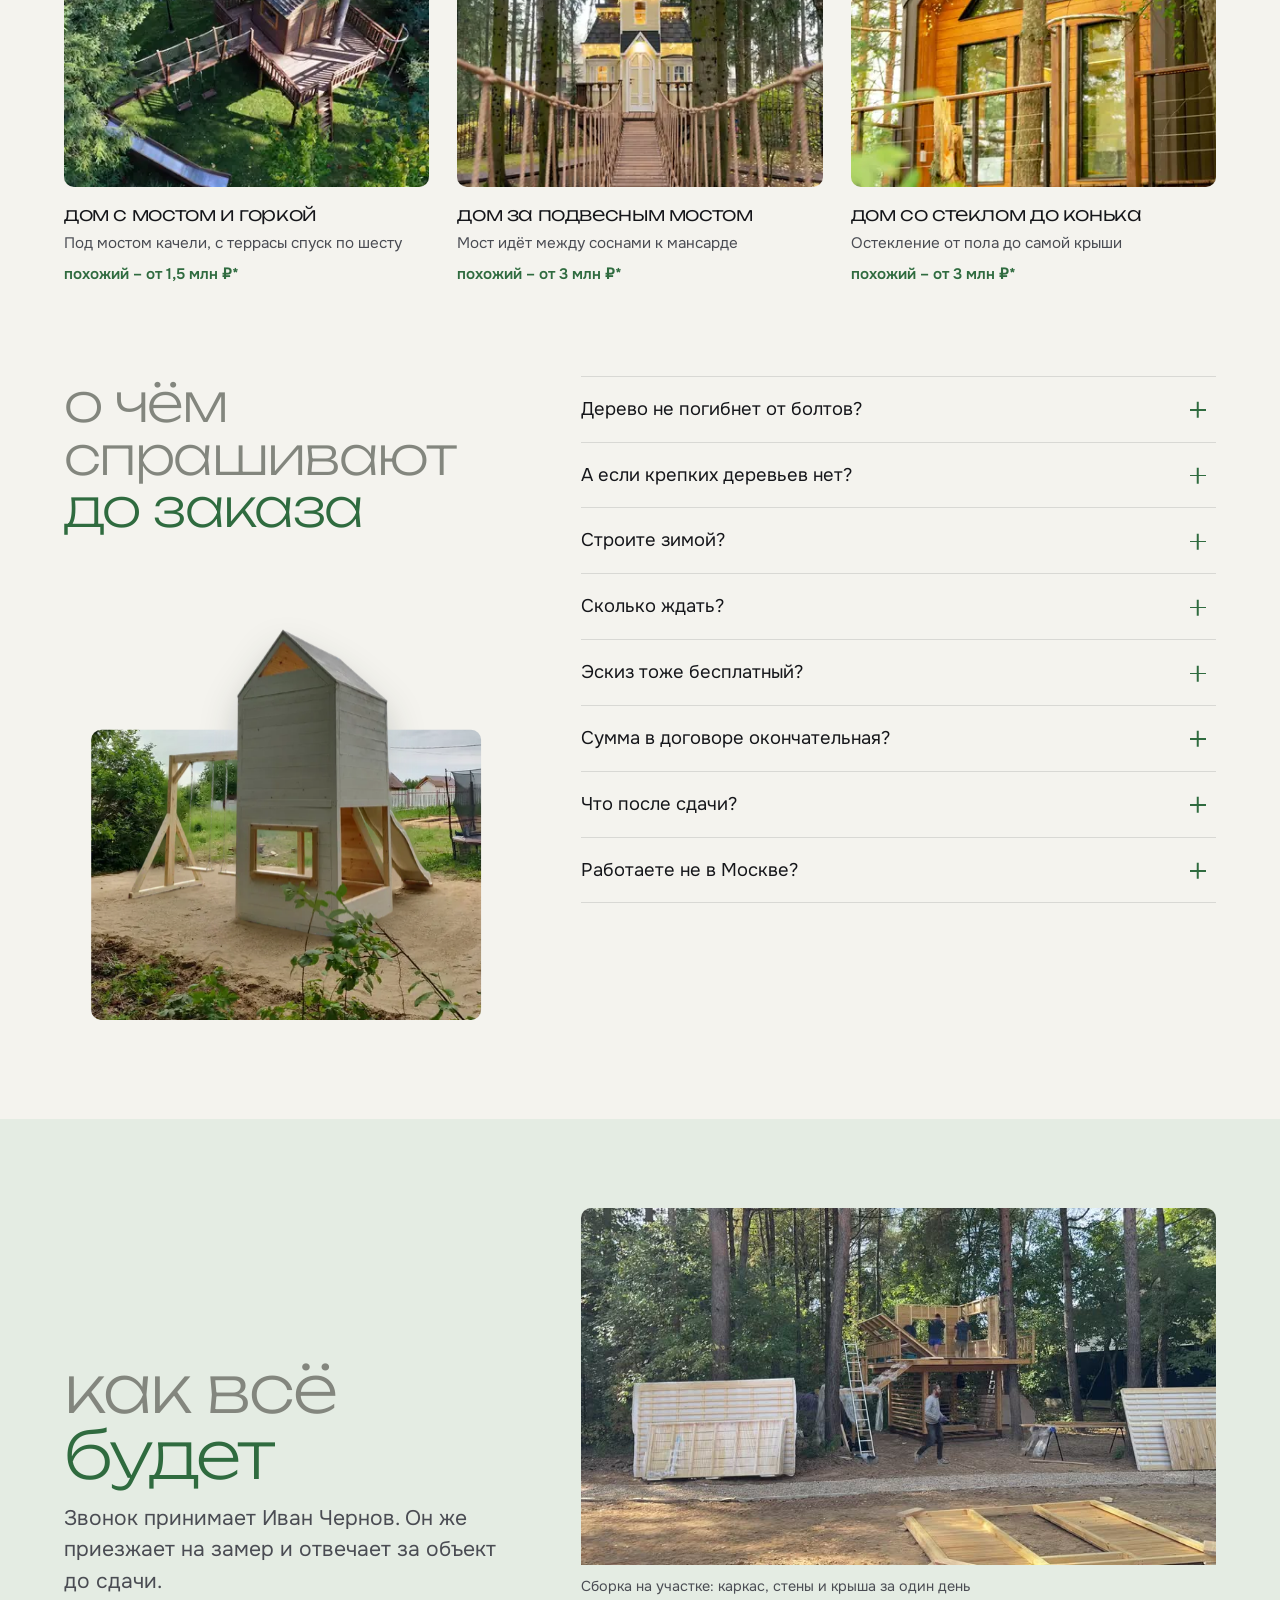
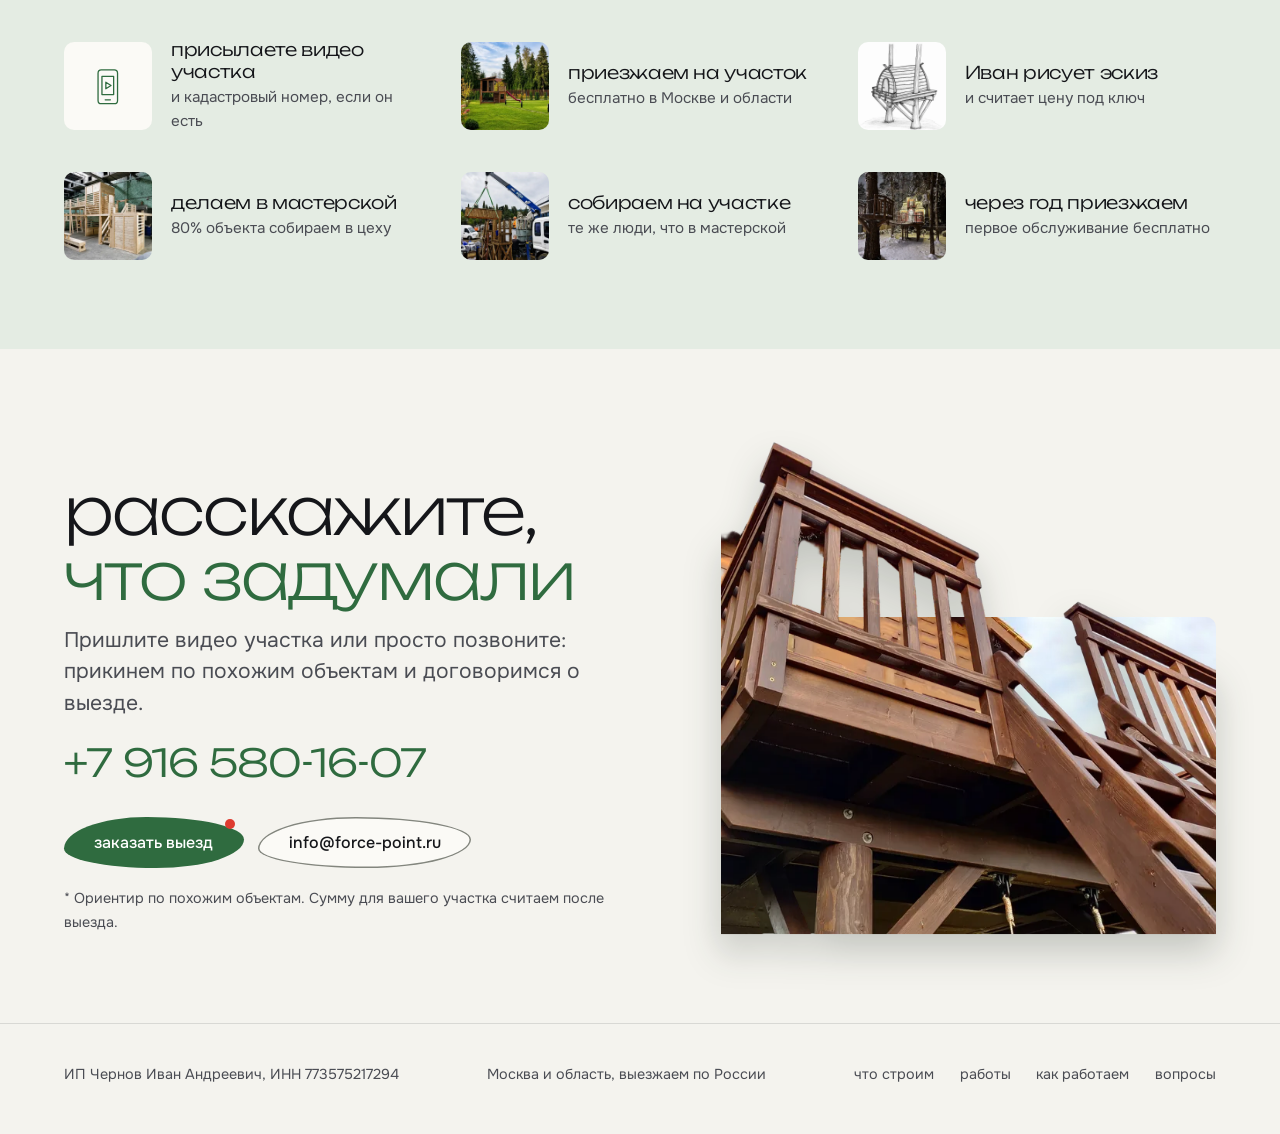
<file: v1/index.html>
<!doctype html>
<html lang="ru">
<head>
<meta charset="utf-8">
<meta name="viewport" content="width=device-width, initial-scale=1">
<title>Дома на деревьях и детские площадки – Force Point</title>
<meta name="robots" content="noindex, nofollow">
<link rel="icon" href="../assets/img/favicon.ico?v=ee35d3ab95">
<link rel="preload" href="../fonts/unbounded-cyrillic-wght-normal.woff2" as="font" type="font/woff2" crossorigin>
<link rel="stylesheet" href="../tokens.css?v=929bfe4e19">
<style>
*, *::before, *::after { box-sizing: border-box; }
html { overflow-x: clip; }
body { margin: 0; background: var(--paper); color: var(--ink); font: 400 var(--fs-body)/1.6 var(--font-text); overflow-x: clip; }
img { display: block; max-width: 100%; }
h1, h2, h3, p, figure { margin: 0; font-weight: 400; }
a { color: inherit; text-decoration: none; }
.wrap { max-width: var(--wrap); margin: 0 auto; padding: 0 var(--gutter); }
.head { display: flex; align-items: center; gap: 2rem; padding: 1.2rem var(--gutter); position: relative; z-index: 20; }
.head .brand img { width: 2.8rem; height: auto; }
.head nav { display: flex; gap: 1.6rem; margin-left: auto; font-size: 0.95rem; }
.btn { position: relative; display: inline-flex; align-items: center; justify-content: center; min-height: 3.2rem; padding: 0.9rem 1.9rem; border-radius: var(--blob); background: var(--green); color: #fff; font: 500 1rem/1.2 var(--font-text); transition: box-shadow .2s; }
.btn::after { content: ""; position: absolute; top: .1rem; right: .55rem; width: .62rem; height: .62rem; border-radius: 50%; background: var(--red); }
.btn:active { box-shadow: inset 0 3px 10px rgb(10 26 15 / 50%); }
.btn--light { background: var(--paper-light); color: var(--ink); box-shadow: inset 0 0 0 1.5px var(--ink-soft); }
.btn--light::after { display: none; }
.btn--small { min-height: 2.6rem; padding: .55rem 1.2rem; font-size: .9rem; }
.price { color: var(--green); font-weight: 600; }
/* объект выходит из рамки: кадр режется фигурой, поверх тот же кадр, где оставлен только объект */
.pop { position: relative; aspect-ratio: var(--ar); isolation: isolate; }
.pop-shape { position: absolute; inset: 0; clip-path: var(--shape); }
.pop-shape img, .pop-cut { position: absolute; inset: 0; width: 100%; height: 100%; object-fit: cover; }
.pop-cut { z-index: 2; pointer-events: none; filter: drop-shadow(0 18px 18px rgb(24 36 26 / 22%)); }
@media (max-width: 900px) { .head nav { display: none; } .head .btn { margin-left: auto; } }

</style>

<link rel="stylesheet" href="../assets/vendor/swiper/swiper-bundle.min.css?v=fc51f21167">
<link rel="stylesheet" href="../gallery.css?v=0e512093a7">

</head>
<body>

<header class="head">
  <a class="brand" href="./" aria-label="Force Point"><img src="../assets/img/logo-dark-240.webp?v=c1f12a60f7" width="240" height="271" alt=""></a>
  <nav aria-label="Основное меню">
    <a href="#build">что строим</a><a href="#works">работы</a><a href="#path">как работаем</a><a href="#faq">вопросы</a><a href="#order">контакты</a>
  </nav>
  <a class="btn btn--small" href="#order">рассчитать стоимость</a>
  <button class="burger" type="button" aria-label="Меню" aria-expanded="false" aria-controls="menu"><span></span><span></span></button>
</header>
<div class="menu" id="menu">
  <nav aria-label="Меню">
    <a href="#build">что строим</a><a href="#works">работы</a><a href="#path">как работаем</a><a href="#faq">вопросы</a><a href="#order">контакты</a>
  </nav>
  <div class="menu-contact">
    <a class="phone" href="tel:+79165801607">+7 916 580-16-07</a>
    <a class="btn" href="#order">рассчитать стоимость</a>
  </div>
</div>


<main>
  <section class="wrap hero">
    <div>
      <h1><span>дома</span> <span>на деревьях</span></h1>
      <p>И детские площадки, и места для отдыха на вашем участке. Каждый объект рисуем под участок и собираем своей бригадой.</p>
      <div class="actions"><a class="btn" href="#order">рассчитать стоимость</a><a class="btn btn--light" href="#works">посмотреть работы</a></div>
    </div>
    <figure>
      <div class="pop hero-pop" data-lift>
<div class="pop-shape"><img src="../img/pop/tall-plate-1200.webp?v=9c66aa009f" srcset="../img/pop/tall-plate-640.webp?v=70918357fa 640w, ../img/pop/tall-plate-1200.webp?v=9c66aa009f 1200w" sizes="(max-width: 860px) 92vw, 640px" width="1200" height="1200" alt="Дом на дереве с панорамным окном и лестницей, вид снизу на фоне неба" fetchpriority="high"></div>
<img class="pop-cut" src="../img/pop/tall-cut-1200.webp?v=58cfedeafc" srcset="../img/pop/tall-cut-640.webp?v=385f4dd05f 640w, ../img/pop/tall-cut-1200.webp?v=58cfedeafc 1200w" sizes="(max-width: 860px) 92vw, 640px" width="1200" height="1200" alt="" aria-hidden="true" fetchpriority="high">

</div>
      <figcaption class="hero-note">Дом с панорамным окном <span class="price">похожий – от 3 млн ₽*</span></figcaption>
    </figure>
  </section>

  <div class="line" aria-hidden="true">
    <div class="line-track"><span>подвесные мосты</span><span>скалодромы</span><span>пожарные шесты</span><span>качели-гнёзда</span><span>песочницы со скамьями</span><span>беседки</span><span>зоны у очага</span><span>гаражи с местом для семьи</span><span>вольеры</span><span>входные группы</span><span>игровые корабли</span><span>подвесные мосты</span><span>скалодромы</span><span>пожарные шесты</span><span>качели-гнёзда</span><span>песочницы со скамьями</span><span>беседки</span><span>зоны у очага</span><span>гаражи с местом для семьи</span><span>вольеры</span><span>входные группы</span><span>игровые корабли</span></div>
  </div>

  <section class="wrap section" id="build">
    <h2 class="title">что построим <b>у вас</b></h2>
    <div class="grid">
      <a class="card" href="#works"><div class="pop c-pine" data-lift>
<div class="pop-shape"><img src="../img/pop/pine-plate-1200.webp?v=b227804903" srcset="../img/pop/pine-plate-640.webp?v=ed4f03df9e 640w, ../img/pop/pine-plate-1200.webp?v=b227804903 1200w" sizes="(max-width: 640px) 92vw, 600px" width="1200" height="1151" alt="Дом на дереве на стальных опорах с террасой и лестницей в сосновом лесу" loading="lazy"></div>
<img class="pop-cut" src="../img/pop/pine-cut-1200.webp?v=dfe029a0f3" srcset="../img/pop/pine-cut-640.webp?v=f5804e5b0f 640w, ../img/pop/pine-cut-1200.webp?v=dfe029a0f3 1200w" sizes="(max-width: 640px) 92vw, 600px" width="1200" height="1151" alt="" aria-hidden="true" loading="lazy">

</div><h3>дома на деревьях</h3><p>Для игр, ночёвок и вечеров всей семьёй: детский, семейный или гостевой.</p><span class="price">от 1,5 млн ₽*</span></a>
      <a class="card" href="#works"><div class="pop c-tower" data-lift>
<div class="pop-shape"><img src="../img/pop/tower-plate-1200.webp?v=e1f5e647fe" srcset="../img/pop/tower-plate-640.webp?v=f2928c6d18 640w, ../img/pop/tower-plate-1200.webp?v=e1f5e647fe 1200w" sizes="(max-width: 640px) 92vw, 600px" width="1200" height="800" alt="Башня с горкой, скалодромом и сеткой на фоне неба" loading="lazy"></div>
<img class="pop-cut" src="../img/pop/tower-cut-1200.webp?v=272f711679" srcset="../img/pop/tower-cut-640.webp?v=d4db735b10 640w, ../img/pop/tower-cut-1200.webp?v=272f711679 1200w" sizes="(max-width: 640px) 92vw, 600px" width="1200" height="800" alt="" aria-hidden="true" loading="lazy">

</div><h3>детские площадки</h3><p>Башни, горки, скалодромы и сетки. Готовый комплекс или свой проект под двор.</p><span class="price">готовые от 63 000 ₽*, свои от 1,2 млн ₽*</span></a>
      <a class="card" href="#works"><div class="pop c-lounge" data-lift>
<div class="pop-shape"><img src="../img/pop/lounge-plate-1200.webp?v=b19acb418e" srcset="../img/pop/lounge-plate-640.webp?v=e342bce516 640w, ../img/pop/lounge-plate-1200.webp?v=b19acb418e 1200w" sizes="(max-width: 640px) 92vw, 600px" width="1200" height="1084" alt="Вечерняя зона отдыха с навесом-шалашом, креслами и очагом" loading="lazy"></div>
<img class="pop-cut" src="../img/pop/lounge-cut-1200.webp?v=0dac699942" srcset="../img/pop/lounge-cut-640.webp?v=8b97aae8d5 640w, ../img/pop/lounge-cut-1200.webp?v=0dac699942 1200w" sizes="(max-width: 640px) 92vw, 600px" width="1200" height="1084" alt="" aria-hidden="true" loading="lazy">

</div><h3>отдых на участке</h3><p>Беседки, качели, зона у очага, навес для машины с местом для семьи.</p><span class="price">скамьи и столы от 60 000 ₽*</span></a>
      <a class="card" href="#works"><div class="pop c-canopy" data-lift>
<div class="pop-shape"><img src="../img/pop/canopy-plate-1200.webp?v=c277a90925" srcset="../img/pop/canopy-plate-640.webp?v=51bd21ce42 640w, ../img/pop/canopy-plate-1200.webp?v=c277a90925 1200w" sizes="(max-width: 640px) 92vw, 600px" width="1200" height="716" alt="Входная группа парка: деревянный навес, водонапорная башня и ограда из каната" loading="lazy"></div>
<img class="pop-cut" src="../img/pop/canopy-cut-1200.webp?v=542660ccea" srcset="../img/pop/canopy-cut-640.webp?v=06d01d6c94 640w, ../img/pop/canopy-cut-1200.webp?v=542660ccea 1200w" sizes="(max-width: 640px) 92vw, 600px" width="1200" height="716" alt="" aria-hidden="true" loading="lazy">

</div><h3>для бизнеса</h3><p>Входные группы, игровые корабли и верёвочные парки для отелей, посёлков, ресторанов.</p><span class="price">игровой уголок для кафе от 362 300 ₽*, тематическая зона от 2,5 млн ₽*</span></a>
    </div>
  </section>

  <section class="wrap section sketch">
    <div>
      <h2 class="title">сначала рисуем, <b>потом строим</b></h2>
      <p class="lead">Эскиз рисуем после выезда на участок, ещё до договора на строительство. По нему видно, как объект встанет между деревьями.</p>
    </div>
    <div class="compare">
      <img src="../img/compare-sketch.webp?v=7c0fb1abaa" width="1600" height="900" alt="Эскиз дома на дереве с подвесным мостом, качелями и лестницей" loading="lazy">
      <div class="compare-photo"><img src="../img/compare-photo.webp?v=628adcccfe" width="1600" height="900" alt="Готовый дом на дереве с подвесным мостом, качелями и лестницей, вид сверху" loading="lazy"></div>
      <span class="compare-label compare-label--left">эскиз</span>
      <span class="compare-label compare-label--right">готовый объект</span>
      <input class="compare-range" type="range" min="0" max="100" value="50" aria-label="Сравнить эскиз и готовый объект">
      <span class="compare-handle" aria-hidden="true"></span>
    </div>
  </section>

  <section class="wrap section" id="works">
    <div class="works-head"><h2 class="title">что уже <b>стоит</b></h2></div>
    
    <div class="ribbon">
      <div class="swiper"><div class="swiper-wrapper">
        
        <article class="swiper-slide work">
          <div class="work-photo"><picture class=""><source type="image/webp" srcset="../media/treehouse-aerial-bridge-photo-400.webp?v=6bc2d431eb 400w, ../media/treehouse-aerial-bridge-photo-640.webp?v=dd4ed55a1a 640w, ../media/treehouse-aerial-bridge-photo-1040.webp?v=4059f0c45e 1040w, ../media/treehouse-aerial-bridge-photo-1440.webp?v=79b7516b16 1440w" sizes="(max-width: 640px) 92vw, (max-width: 1024px) 46vw, 400px"><img src="../media/treehouse-aerial-bridge-photo-1440.jpg?v=f886930500" srcset="../media/treehouse-aerial-bridge-photo-400.jpg?v=2b773473aa 400w, ../media/treehouse-aerial-bridge-photo-640.jpg?v=0a26b4a49d 640w, ../media/treehouse-aerial-bridge-photo-1040.jpg?v=4ec1fe2b7a 1040w, ../media/treehouse-aerial-bridge-photo-1440.jpg?v=f886930500 1440w" sizes="(max-width: 640px) 92vw, (max-width: 1024px) 46vw, 400px" width="1440" height="1080" alt="Вид сверху на дом на дереве с террасой, подвесным мостом, качелями и горкой" loading="lazy" decoding="async"></picture></div>
          <h3>дом с мостом и горкой</h3>
          <p>Под мостом качели, с террасы спуск по шесту</p>
          <span class="price">похожий – от 1,5 млн ₽*</span>
        </article>
        
        <article class="swiper-slide work">
          <div class="work-photo"><picture class=""><source type="image/webp" srcset="../media/treehouse-rope-bridge-photo-400.webp?v=8290dca514 400w, ../media/treehouse-rope-bridge-photo-640.webp?v=a1b5d60215 640w, ../media/treehouse-rope-bridge-photo-1040.webp?v=e4dfe15c56 1040w, ../media/treehouse-rope-bridge-photo-1440.webp?v=17ed5c8c1c 1440w" sizes="(max-width: 640px) 92vw, (max-width: 1024px) 46vw, 400px"><img src="../media/treehouse-rope-bridge-photo-1440.jpg?v=fd3db1ac92" srcset="../media/treehouse-rope-bridge-photo-400.jpg?v=e15e7bd362 400w, ../media/treehouse-rope-bridge-photo-640.jpg?v=6808625550 640w, ../media/treehouse-rope-bridge-photo-1040.jpg?v=f145838a31 1040w, ../media/treehouse-rope-bridge-photo-1440.jpg?v=fd3db1ac92 1440w" sizes="(max-width: 640px) 92vw, (max-width: 1024px) 46vw, 400px" width="1440" height="1080" alt="Верёвочный мост, который ведёт к светлому дому на дереве в сосновом лесу" loading="lazy" decoding="async"></picture></div>
          <h3>дом за подвесным мостом</h3>
          <p>Мост идёт между соснами к мансарде</p>
          <span class="price">похожий – от 3 млн ₽*</span>
        </article>
        
        <article class="swiper-slide work">
          <div class="work-photo"><picture class=""><source type="image/webp" srcset="../media/treehouse-glass-facade-photo-400.webp?v=afebae0e97 400w, ../media/treehouse-glass-facade-photo-640.webp?v=7eb2a682e7 640w, ../media/treehouse-glass-facade-photo-1040.webp?v=231516ab51 1040w, ../media/treehouse-glass-facade-photo-1440.webp?v=cb8a4ddcd5 1440w" sizes="(max-width: 640px) 92vw, (max-width: 1024px) 46vw, 400px"><img src="../media/treehouse-glass-facade-photo-1440.jpg?v=e43c7f4366" srcset="../media/treehouse-glass-facade-photo-400.jpg?v=5e5171f8b6 400w, ../media/treehouse-glass-facade-photo-640.jpg?v=f4a2cd9cd5 640w, ../media/treehouse-glass-facade-photo-1040.jpg?v=2d2a5edcd0 1040w, ../media/treehouse-glass-facade-photo-1440.jpg?v=e43c7f4366 1440w" sizes="(max-width: 640px) 92vw, (max-width: 1024px) 46vw, 400px" width="1440" height="1080" alt="Фасад дома на дереве с витражным остеклением от пола до конька" loading="lazy" decoding="async"></picture></div>
          <h3>дом со стеклом до конька</h3>
          <p>Остекление от пола до самой крыши</p>
          <span class="price">похожий – от 3 млн ₽*</span>
        </article>
        
        <article class="swiper-slide work">
          <div class="work-photo"><picture class=""><source type="image/webp" srcset="../media/treehouse-interior-kitchen-photo-400.webp?v=812917f1de 400w, ../media/treehouse-interior-kitchen-photo-640.webp?v=5ee68cf496 640w, ../media/treehouse-interior-kitchen-photo-1040.webp?v=7f792c9aa9 1040w" sizes="(max-width: 640px) 92vw, (max-width: 1024px) 46vw, 400px"><img src="../media/treehouse-interior-kitchen-photo-1040.jpg?v=c161019654" srcset="../media/treehouse-interior-kitchen-photo-400.jpg?v=e3adbbb506 400w, ../media/treehouse-interior-kitchen-photo-640.jpg?v=1b96a8bc0f 640w, ../media/treehouse-interior-kitchen-photo-1040.jpg?v=c161019654 1040w" sizes="(max-width: 640px) 92vw, (max-width: 1024px) 46vw, 400px" width="1040" height="780" alt="Интерьер дома на дереве: небольшая кухня, стол у окна и деревянная отделка" loading="lazy" decoding="async"></picture></div>
          <h3>дом, где можно жить</h3>
          <p>Кухня, стол у окна, отделка деревом</p>
          <span class="price">похожий – от 8 млн ₽*</span>
        </article>
        
        <article class="swiper-slide work">
          <div class="work-photo"><picture class=""><source type="image/webp" srcset="../media/treehouse-winter-bridge-photo-400.webp?v=1ce4802572 400w, ../media/treehouse-winter-bridge-photo-640.webp?v=5b5fbfdbe6 640w, ../media/treehouse-winter-bridge-photo-1040.webp?v=c20e8604de 1040w, ../media/treehouse-winter-bridge-photo-1440.webp?v=03ac193f1c 1440w" sizes="(max-width: 640px) 92vw, (max-width: 1024px) 46vw, 400px"><img src="../media/treehouse-winter-bridge-photo-1440.jpg?v=fefff6287c" srcset="../media/treehouse-winter-bridge-photo-400.jpg?v=ee85cf584c 400w, ../media/treehouse-winter-bridge-photo-640.jpg?v=def1ab112f 640w, ../media/treehouse-winter-bridge-photo-1040.jpg?v=12b1c376d1 1040w, ../media/treehouse-winter-bridge-photo-1440.jpg?v=fefff6287c 1440w" sizes="(max-width: 640px) 92vw, (max-width: 1024px) 46vw, 400px" width="1440" height="1080" alt="Дом на дереве зимой: тёплый свет в окнах, подвесной мост и заснеженная терраса" loading="lazy" decoding="async"></picture></div>
          <h3>дом с мостом зимой</h3>
          <p>Свет в окнах, снег на террасе</p>
          <span class="price">похожий – от 3 млн ₽*</span>
        </article>
        
        <article class="swiper-slide work">
          <div class="work-photo"><picture class=""><source type="image/webp" srcset="../media/playground-climbing-wall-photo-400.webp?v=6f0dec5c34 400w, ../media/playground-climbing-wall-photo-640.webp?v=3211d13ad9 640w, ../media/playground-climbing-wall-photo-1040.webp?v=20fc984f72 1040w, ../media/playground-climbing-wall-photo-1440.webp?v=e0afb1255c 1440w" sizes="(max-width: 640px) 92vw, (max-width: 1024px) 46vw, 400px"><img src="../media/playground-climbing-wall-photo-1440.jpg?v=caf5a01cbb" srcset="../media/playground-climbing-wall-photo-400.jpg?v=457d9e8250 400w, ../media/playground-climbing-wall-photo-640.jpg?v=95fed715fb 640w, ../media/playground-climbing-wall-photo-1040.jpg?v=14c171f7a8 1040w, ../media/playground-climbing-wall-photo-1440.jpg?v=caf5a01cbb 1440w" sizes="(max-width: 640px) 92vw, (max-width: 1024px) 46vw, 400px" width="1440" height="1080" alt="Площадка со скалодромом, горкой и переходом среди зелени" loading="lazy" decoding="async"></picture></div>
          <h3>площадка со скалодромом</h3>
          <p>Переход на высоте, горка, домик на опорах</p>
          <span class="price">похожая – от 1,2 млн ₽*</span>
        </article>
        
        <article class="swiper-slide work">
          <div class="work-photo"><picture class=""><source type="image/webp" srcset="../media/playground-tower-slide-photo-400.webp?v=98510f8fa3 400w, ../media/playground-tower-slide-photo-640.webp?v=9d4a29859f 640w, ../media/playground-tower-slide-photo-1040.webp?v=27f708b9cd 1040w, ../media/playground-tower-slide-photo-1440.webp?v=8dc1e6f840 1440w" sizes="(max-width: 640px) 92vw, (max-width: 1024px) 46vw, 400px"><img src="../media/playground-tower-slide-photo-1440.jpg?v=c85c052a0d" srcset="../media/playground-tower-slide-photo-400.jpg?v=5f56b94ab7 400w, ../media/playground-tower-slide-photo-640.jpg?v=b23dbc18b7 640w, ../media/playground-tower-slide-photo-1040.jpg?v=a00e4dc8e4 1040w, ../media/playground-tower-slide-photo-1440.jpg?v=c85c052a0d 1440w" sizes="(max-width: 640px) 92vw, (max-width: 1024px) 46vw, 400px" width="1440" height="1080" alt="Игровая башня с горкой, лестницей и скалодромом рядом с домом" loading="lazy" decoding="async"></picture></div>
          <h3>башня с горкой</h3>
          <p>Горка, лестница и скалодром у дома</p>
          <span class="price">похожая – от 350 000 ₽*</span>
        </article>
        
        <article class="swiper-slide work">
          <div class="work-photo"><picture class=""><source type="image/webp" srcset="../media/maf-sandbox-photo-400.webp?v=9279808a05 400w, ../media/maf-sandbox-photo-640.webp?v=5e145e6d97 640w, ../media/maf-sandbox-photo-1040.webp?v=993dd2cbe0 1040w, ../media/maf-sandbox-photo-1440.webp?v=0b0225e86b 1440w" sizes="(max-width: 640px) 92vw, (max-width: 1024px) 46vw, 400px"><img src="../media/maf-sandbox-photo-1440.jpg?v=769521592c" srcset="../media/maf-sandbox-photo-400.jpg?v=f392730ab9 400w, ../media/maf-sandbox-photo-640.jpg?v=94f261f24e 640w, ../media/maf-sandbox-photo-1040.jpg?v=5c1559932f 1040w, ../media/maf-sandbox-photo-1440.jpg?v=769521592c 1440w" sizes="(max-width: 640px) 92vw, (max-width: 1024px) 46vw, 400px" width="1440" height="1080" alt="Песочница с откидной крышкой, которая превращается в скамьи" loading="lazy" decoding="async"></picture></div>
          <h3>песочница со скамьями</h3>
          <p>Крышка раскладывается в две скамьи</p>
          <span class="price">похожая – от 60 000 ₽*</span>
        </article>
        
        <article class="swiper-slide work">
          <div class="work-photo"><picture class=""><source type="image/webp" srcset="../media/maf-swing-canopy-photo-400.webp?v=bd885c6c1b 400w, ../media/maf-swing-canopy-photo-640.webp?v=07d58d78c9 640w, ../media/maf-swing-canopy-photo-1040.webp?v=1d4739a921 1040w, ../media/maf-swing-canopy-photo-1440.webp?v=eb9184885b 1440w" sizes="(max-width: 640px) 92vw, (max-width: 1024px) 46vw, 400px"><img src="../media/maf-swing-canopy-photo-1440.jpg?v=2300e499a6" srcset="../media/maf-swing-canopy-photo-400.jpg?v=3086bb4e81 400w, ../media/maf-swing-canopy-photo-640.jpg?v=715c5f6331 640w, ../media/maf-swing-canopy-photo-1040.jpg?v=1d752b301c 1040w, ../media/maf-swing-canopy-photo-1440.jpg?v=2300e499a6 1440w" sizes="(max-width: 640px) 92vw, (max-width: 1024px) 46vw, 400px" width="1440" height="1080" alt="Качели-гнездо под деревянным навесом на подстриженном газоне" loading="lazy" decoding="async"></picture></div>
          <h3>качели-гнездо под навесом</h3>
          <p>Навес из бруса на краю газона</p>
          <span class="price">похожие – от 60 000 ₽*</span>
        </article>
        
        <article class="swiper-slide work">
          <div class="work-photo"><picture class=""><source type="image/webp" srcset="../media/thematic-rock-house-photo-400.webp?v=32a571f581 400w, ../media/thematic-rock-house-photo-640.webp?v=7350e393fb 640w, ../media/thematic-rock-house-photo-1040.webp?v=8678675af8 1040w" sizes="(max-width: 640px) 92vw, (max-width: 1024px) 46vw, 400px"><img src="../media/thematic-rock-house-photo-1040.jpg?v=0653b5b655" srcset="../media/thematic-rock-house-photo-400.jpg?v=ecc52533ff 400w, ../media/thematic-rock-house-photo-640.jpg?v=3fa2bc5f8d 640w, ../media/thematic-rock-house-photo-1040.jpg?v=0653b5b655 1040w" sizes="(max-width: 640px) 92vw, (max-width: 1024px) 46vw, 400px" width="1040" height="780" alt="Тематический игровой объект у скального рельефа с настилами и переходами" loading="lazy" decoding="async"></picture></div>
          <h3>тематическая зона</h3>
          <p>Тотем на входе вырезал Иван</p>
          <span class="price">похожая – от 2,5 млн ₽*</span>
        </article>
        
        <article class="swiper-slide work">
          <div class="work-photo"><picture class=""><source type="image/webp" srcset="../media/thematic-pirate-ship-photo-400.webp?v=a9a3cf1a3a 400w, ../media/thematic-pirate-ship-photo-640.webp?v=6f263b52ea 640w, ../media/thematic-pirate-ship-photo-1040.webp?v=8a34c6db50 1040w" sizes="(max-width: 640px) 92vw, (max-width: 1024px) 46vw, 400px"><img src="../media/thematic-pirate-ship-photo-1040.jpg?v=18fb494911" srcset="../media/thematic-pirate-ship-photo-400.jpg?v=8ec1dc99d4 400w, ../media/thematic-pirate-ship-photo-640.jpg?v=862c6c1265 640w, ../media/thematic-pirate-ship-photo-1040.jpg?v=18fb494911 1040w" sizes="(max-width: 640px) 92vw, (max-width: 1024px) 46vw, 400px" width="1040" height="780" alt="Тематический игровой объект в виде корабля с горкой и палубными элементами" loading="lazy" decoding="async"></picture></div>
          <h3>игровой корабль</h3>
          <p>Палуба, пушка, канатная сетка и горка</p>
          <span class="price">похожий – от 2,5 млн ₽*</span>
        </article>
        
        <article class="swiper-slide work">
          <div class="work-photo"><picture class=""><source type="image/webp" srcset="../media/rope-park-platforms-photo-400.webp?v=c389885fc9 400w, ../media/rope-park-platforms-photo-640.webp?v=75e1d5eaaa 640w, ../media/rope-park-platforms-photo-1040.webp?v=57ece82b24 1040w" sizes="(max-width: 640px) 92vw, (max-width: 1024px) 46vw, 400px"><img src="../media/rope-park-platforms-photo-1040.jpg?v=cba55e2bfb" srcset="../media/rope-park-platforms-photo-400.jpg?v=2535c9f5f9 400w, ../media/rope-park-platforms-photo-640.jpg?v=7646defadf 640w, ../media/rope-park-platforms-photo-1040.jpg?v=cba55e2bfb 1040w" sizes="(max-width: 640px) 92vw, (max-width: 1024px) 46vw, 400px" width="1040" height="780" alt="Верёвочный парк: платформы на деревьях и навесные переходы между ними" loading="lazy" decoding="async"></picture></div>
          <h3>верёвочный парк на соснах</h3>
          <p>Платформы на деревьях и переходы между ними</p>
          <span class="price">похожий – от 900 000 ₽*</span>
        </article>
        
      </div></div>
    </div>
  </section>

  <section class="wrap section faq" id="faq">
    <div>
      <h2 class="title">о чём спрашивают <b>до заказа</b></h2>
      <div class="pop faq-pop" data-lift>
<div class="pop-shape"><img src="../img/pop/module-plate-1200.webp?v=e2858b726d" srcset="../img/pop/module-plate-640.webp?v=9043a01337 640w, ../img/pop/module-plate-1200.webp?v=e2858b726d 1200w" sizes="(max-width: 860px) 80vw, 460px" width="1200" height="1200" alt="Игровой дом-башня с качелями и горкой" loading="lazy"></div>
<img class="pop-cut" src="../img/pop/module-cut-1200.webp?v=d623a545c9" srcset="../img/pop/module-cut-640.webp?v=875f22e8e5 640w, ../img/pop/module-cut-1200.webp?v=d623a545c9 1200w" sizes="(max-width: 860px) 80vw, 460px" width="1200" height="1200" alt="" aria-hidden="true" loading="lazy">

</div>
    </div>
    <div class="faq-list">
      <details class="faq-item"><summary>Дерево не погибнет от болтов?</summary><p>Болты точим сами из нержавеющей стали, один держит около 2,5 т. Ствол не обжимаем по кругу, поэтому дерево растёт дальше.</p></details>
      <details class="faq-item"><summary>А если крепких деревьев нет?</summary><p>Ставим дом на опоры, а стволы пропускаем сквозь террасу. Подходят сосна, дуб, лиственница и кедр от 22–26 см в диаметре, берёза и тополь не подходят.</p></details>
      <details class="faq-item"><summary>Строите зимой?</summary><p>Да, круглый год. Зимой в бетон добавляем присадки, в сильный мороз греем его под плёнкой. Очередь зимой короче.</p></details>
      <details class="faq-item"><summary>Сколько ждать?</summary><p>Дом по своему проекту обычно 30–45 рабочих дней от начала изготовления до сборки. Готовый комплекс со склада забираете сразу, под заказ – около 10 рабочих дней.</p></details>
      <details class="faq-item"><summary>Эскиз тоже бесплатный?</summary><p>Нет, на эскиз заключаем отдельный договор. По нему видно, как объект встанет между деревьями, и по нему же считаем цену под ключ.</p></details>
      <details class="faq-item"><summary>Сумма в договоре окончательная?</summary><p>Да. В договоре итог под ключ, доставка и сборка отдельными строками. Если мы ошиблись в расчёте, доплачивать не придётся.</p></details>
      <details class="faq-item"><summary>Что после сдачи?</summary><p>Гарантия 12 месяцев с подписания акта: если что-то случится, приезжаем и меняем.</p></details>
      <details class="faq-item"><summary>Работаете не в Москве?</summary><p>Да, по всей России. Дорога и проживание бригады идут в смете отдельной строкой.</p></details>
    </div>
  </section>

  <section class="path" id="path">
    <div class="wrap">
      <div class="path-head">
        <div>
          <h2 class="title">как всё <b>будет</b></h2>
          <p class="lead">Звонок принимает Иван Чернов. Он же приезжает на замер и отвечает за объект до сдачи.</p>
        </div>
        <figure class="path-clip">
          <video class="clip" muted loop playsinline preload="none" poster="../media/clip-treehouse-build-poster.jpg?v=e2d893b3ee" aria-label="Сборка дома на дереве на участке: каркас, стены и крыша за один день" data-autoplay><source src="../media/clip-treehouse-build.mp4?v=4f25668af1" type="video/mp4"></video>
          <figcaption>Сборка на участке: каркас, стены и крыша за один день</figcaption>
        </figure>
      </div>
      <ol class="stops">
        <li class="stop"><span class="stop-pic stop-pic--draw"><svg viewBox="0 0 64 64" aria-hidden="true"><path d="M22 6 H42 Q47 6 47 11 V53 Q47 58 42 58 H22 Q17 58 17 53 V11 Q17 6 22 6 Z M28 52 H36 M23 16 H41 V44 H23 Z M29 25 L37 30 L29 35 Z"/></svg></span><b>присылаете видео участка</b><span>и кадастровый номер, если он есть</span></li>
        <li class="stop"><span class="stop-pic"><picture class=""><source type="image/webp" srcset="../media/territory-lawn-overview-square-400.webp?v=c8f7b0aab2 400w, ../media/territory-lawn-overview-square-560.webp?v=ce789a3e82 560w, ../media/territory-lawn-overview-square-900.webp?v=698f53115a 900w" sizes="88px"><img src="../media/territory-lawn-overview-square-900.jpg?v=9c3ebde819" srcset="../media/territory-lawn-overview-square-400.jpg?v=f500949a22 400w, ../media/territory-lawn-overview-square-560.jpg?v=3697555dc4 560w, ../media/territory-lawn-overview-square-900.jpg?v=9c3ebde819 900w" sizes="88px" width="900" height="900" alt="Общий план участка: газон, дорожки и игровая зона в глубине" loading="lazy" decoding="async"></picture></span><b>приезжаем на участок</b><span>бесплатно в Москве и области</span></li>
        <li class="stop"><span class="stop-pic"><picture class=""><source type="image/webp" srcset="../media/design-sketch-treehouse-square-400.webp?v=b82aae6fd7 400w, ../media/design-sketch-treehouse-square-560.webp?v=93d6644e6e 560w, ../media/design-sketch-treehouse-square-900.webp?v=8522b46ccd 900w, ../media/design-sketch-treehouse-square-1200.webp?v=9498bd404b 1200w" sizes="88px"><img src="../media/design-sketch-treehouse-square-1200.jpg?v=05b1c8e98c" srcset="../media/design-sketch-treehouse-square-400.jpg?v=1373f6c370 400w, ../media/design-sketch-treehouse-square-560.jpg?v=0585a90de3 560w, ../media/design-sketch-treehouse-square-900.jpg?v=b56569fb1a 900w, ../media/design-sketch-treehouse-square-1200.jpg?v=05b1c8e98c 1200w" sizes="88px" width="1200" height="1200" alt="Карандашный эскиз дома на дереве, нарисованный Иваном" loading="lazy" decoding="async"></picture></span><b>Иван рисует эскиз</b><span>и считает цену под ключ</span></li>
        <li class="stop"><span class="stop-pic"><picture class=""><source type="image/webp" srcset="../media/workshop-play-complex-square-400.webp?v=d7faf02c1e 400w, ../media/workshop-play-complex-square-560.webp?v=f8998ed051 560w, ../media/workshop-play-complex-square-900.webp?v=fe3fc75cd9 900w" sizes="88px"><img src="../media/workshop-play-complex-square-900.jpg?v=4e48889508" srcset="../media/workshop-play-complex-square-400.jpg?v=f8fd1c5065 400w, ../media/workshop-play-complex-square-560.jpg?v=ac80da3191 560w, ../media/workshop-play-complex-square-900.jpg?v=4e48889508 900w" sizes="88px" width="900" height="900" alt="Игровой комплекс в сборе на площадке цеха до отправки на объект" loading="lazy" decoding="async"></picture></span><b>делаем в мастерской</b><span>80% объекта собираем в цеху</span></li>
        <li class="stop"><span class="stop-pic"><picture class=""><source type="image/webp" srcset="../media/assembly-crane-lift-square-400.webp?v=233c8b02b6 400w, ../media/assembly-crane-lift-square-560.webp?v=fa13bb8501 560w, ../media/assembly-crane-lift-square-900.webp?v=7e15b6fd91 900w" sizes="88px"><img src="../media/assembly-crane-lift-square-900.jpg?v=03fa86fd1b" srcset="../media/assembly-crane-lift-square-400.jpg?v=1531cb87ff 400w, ../media/assembly-crane-lift-square-560.jpg?v=23a29b1f7d 560w, ../media/assembly-crane-lift-square-900.jpg?v=03fa86fd1b 900w" sizes="88px" width="900" height="900" alt="Кран поднимает готовый модуль объекта на место установки" loading="lazy" decoding="async"></picture></span><b>собираем на участке</b><span>те же люди, что в мастерской</span></li>
        <li class="stop"><span class="stop-pic"><picture class=""><source type="image/webp" srcset="../media/treehouse-winter-evening-square-400.webp?v=2ee58e51af 400w, ../media/treehouse-winter-evening-square-560.webp?v=f16af2b192 560w, ../media/treehouse-winter-evening-square-900.webp?v=4223048073 900w, ../media/treehouse-winter-evening-square-1200.webp?v=a440a4d45d 1200w" sizes="88px"><img src="../media/treehouse-winter-evening-square-1200.jpg?v=803f0d57bf" srcset="../media/treehouse-winter-evening-square-400.jpg?v=f44b417ddc 400w, ../media/treehouse-winter-evening-square-560.jpg?v=d5a7dcf491 560w, ../media/treehouse-winter-evening-square-900.jpg?v=ee003bd482 900w, ../media/treehouse-winter-evening-square-1200.jpg?v=803f0d57bf 1200w" sizes="88px" width="1200" height="1200" alt="Зимний вечер: дом на дереве с подсветкой и лестницей на снегу" loading="lazy" decoding="async"></picture></span><b>через год приезжаем</b><span>первое обслуживание бесплатно</span></li>
      </ol>
    </div>
  </section>

  <section class="wrap section final" id="order">
    <div>
      <h2 class="title">расскажите, <b>что задумали</b></h2>
      <p class="lead">Пришлите видео участка или просто позвоните: прикинем по похожим объектам и договоримся о выезде.</p>
      <a class="phone" href="tel:+79165801607">+7 916 580-16-07</a>
      <div class="actions"><a class="btn" href="tel:+79165801607">заказать выезд</a><a class="btn btn--light" href="mailto:info@force-point.ru">info@force-point.ru</a></div>
      <p class="note">* Ориентир по похожим объектам. Сумму для вашего участка считаем после выезда.</p>
    </div>
    <div class="pop final-pop" data-lift>
<div class="pop-shape"><img src="../img/pop/deck-plate-1200.webp?v=3b6c433b04" srcset="../img/pop/deck-plate-640.webp?v=cc0f6f01a0 640w, ../img/pop/deck-plate-1200.webp?v=3b6c433b04 1200w" sizes="(max-width: 860px) 92vw, 520px" width="1200" height="1200" alt="Терраса дома на дереве с перилами и лестницей, вид снизу" loading="lazy"></div>
<img class="pop-cut" src="../img/pop/deck-cut-1200.webp?v=6a7a88f322" srcset="../img/pop/deck-cut-640.webp?v=ac1db8ce25 640w, ../img/pop/deck-cut-1200.webp?v=6a7a88f322 1200w" sizes="(max-width: 860px) 92vw, 520px" width="1200" height="1200" alt="" aria-hidden="true" loading="lazy">

</div>
  </section>
</main>

<footer class="wrap foot">
  <div class="foot-row">
    <span>ИП Чернов Иван Андреевич, ИНН 773575217294</span>
    <span>Москва и область, выезжаем по России</span>
    <nav aria-label="Разделы"><a href="#build">что строим</a><a href="#works">работы</a><a href="#path">как работаем</a><a href="#faq">вопросы</a></nav>
  </div>
</footer>


<script src="../assets/vendor/swiper/swiper-bundle.min.js?v=e143328978" defer></script>
<script src="../gallery.js?v=bdbad5f3b7" defer></script>

</body>
</html>
</file>
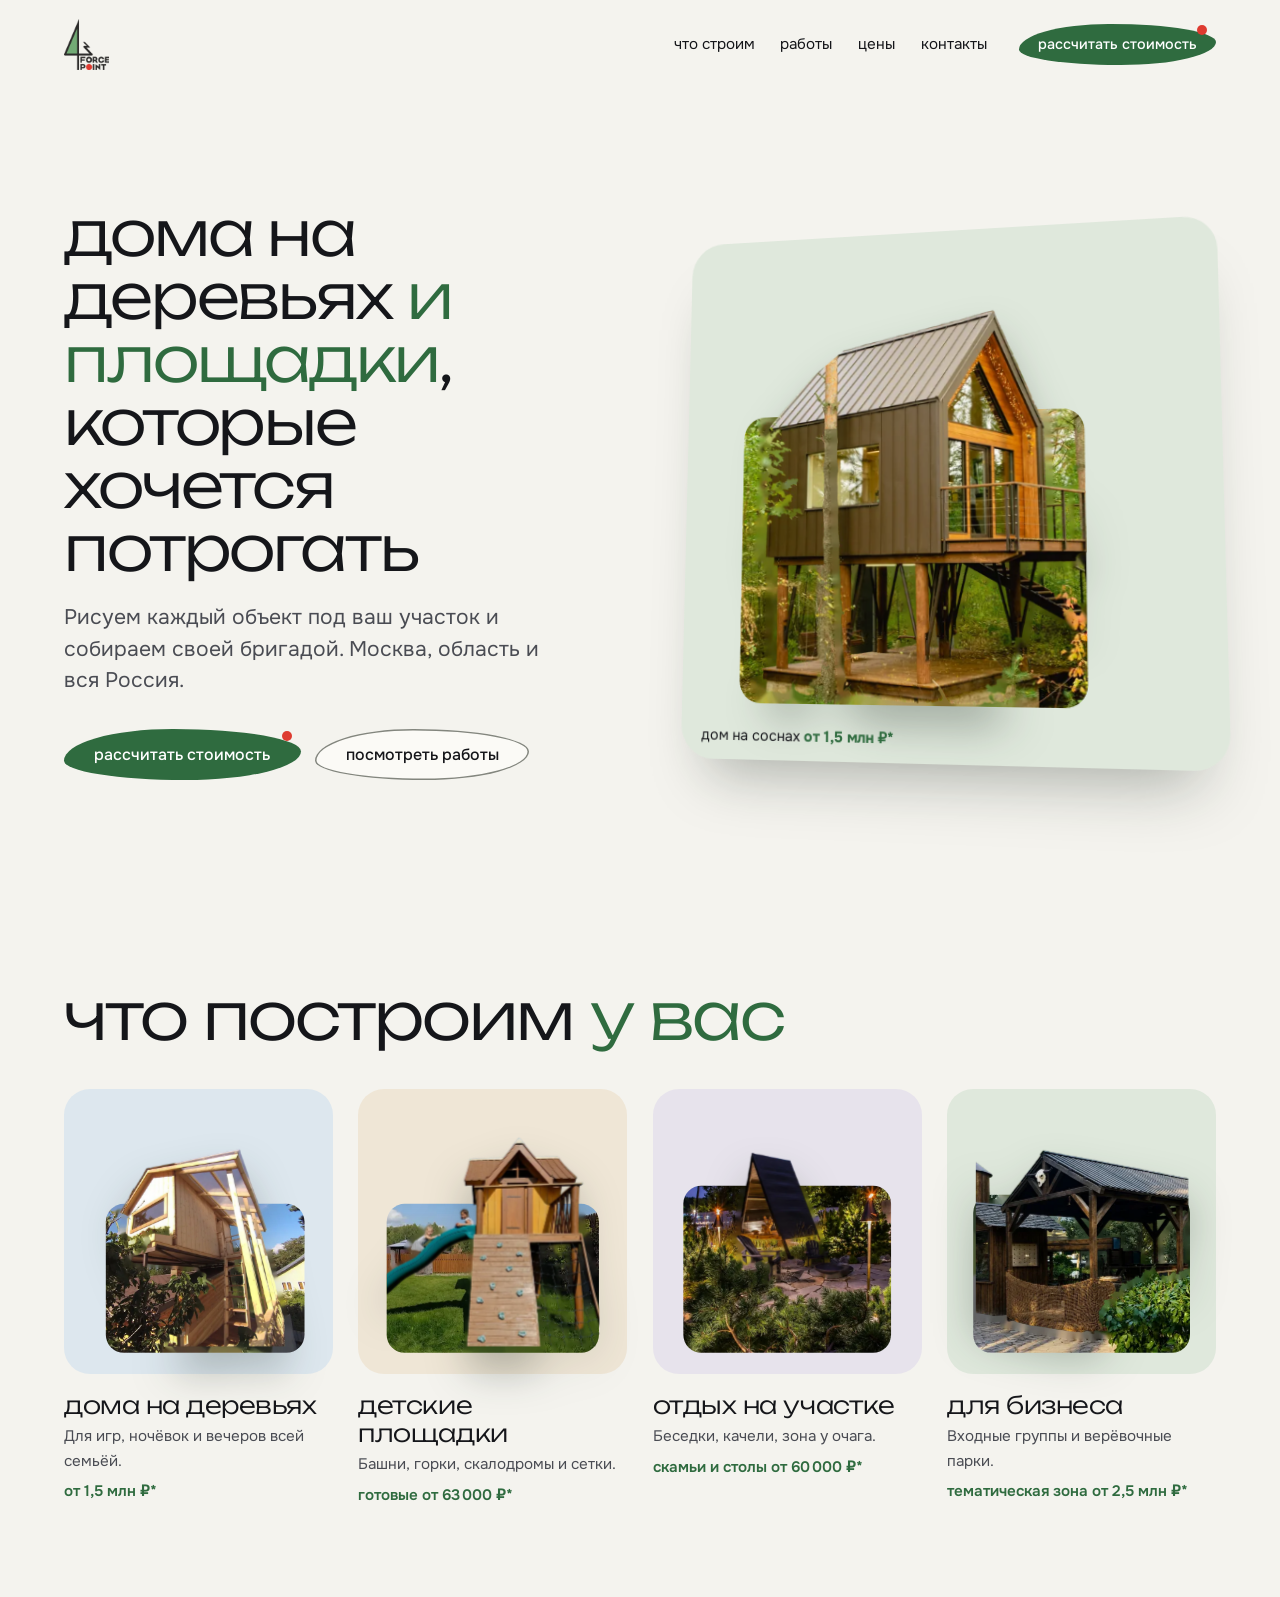
<file: v2/index.html>
<!doctype html>
<html lang="ru">
<head>
<meta charset="utf-8">
<meta name="viewport" content="width=device-width, initial-scale=1">
<title>Вариант 2. 3D-витрина – Force Point</title>
<meta name="robots" content="noindex, nofollow">
<link rel="icon" href="../assets/img/favicon.ico?v=ee35d3ab95">
<link rel="preload" href="../fonts/unbounded-cyrillic-wght-normal.woff2" as="font" type="font/woff2" crossorigin>
<link rel="stylesheet" href="../tokens.css?v=929bfe4e19">
<style>
*, *::before, *::after { box-sizing: border-box; }
html { overflow-x: clip; }
body { margin: 0; background: var(--paper); color: var(--ink); font: 400 var(--fs-body)/1.6 var(--font-text); overflow-x: clip; }
img { display: block; max-width: 100%; }
h1, h2, h3, p, figure { margin: 0; font-weight: 400; }
a { color: inherit; text-decoration: none; }
.wrap { max-width: var(--wrap); margin: 0 auto; padding: 0 var(--gutter); }
.head { display: flex; align-items: center; gap: 2rem; padding: 1.2rem var(--gutter); position: relative; z-index: 20; }
.head .brand img { width: 2.8rem; height: auto; }
.head nav { display: flex; gap: 1.6rem; margin-left: auto; font-size: 0.95rem; }
.btn { position: relative; display: inline-flex; align-items: center; justify-content: center; min-height: 3.2rem; padding: 0.9rem 1.9rem; border-radius: var(--blob); background: var(--green); color: #fff; font: 500 1rem/1.2 var(--font-text); transition: box-shadow .2s; }
.btn::after { content: ""; position: absolute; top: .1rem; right: .55rem; width: .62rem; height: .62rem; border-radius: 50%; background: var(--red); }
.btn:active { box-shadow: inset 0 3px 10px rgb(10 26 15 / 50%); }
.btn--light { background: var(--paper-light); color: var(--ink); box-shadow: inset 0 0 0 1.5px var(--ink-soft); }
.btn--light::after { display: none; }
.btn--small { min-height: 2.6rem; padding: .55rem 1.2rem; font-size: .9rem; }
.price { color: var(--green); font-weight: 600; }
/* объект выходит из рамки: кадр режется фигурой, поверх тот же кадр, где оставлен только объект */
.pop { position: relative; aspect-ratio: var(--ar); isolation: isolate; }
.pop-shape { position: absolute; inset: 0; clip-path: var(--shape); }
.pop-shape img, .pop-cut { position: absolute; inset: 0; width: 100%; height: 100%; object-fit: cover; }
.pop-cut { z-index: 2; pointer-events: none; filter: drop-shadow(0 18px 18px rgb(24 36 26 / 22%)); }
@media (max-width: 900px) { .head nav { display: none; } .head .btn { margin-left: auto; } }

/* 3D-витрина: карточки на цветных подложках наклоняются за курсором, объект висит ближе к зрителю, чем рамка */
.hero { display: grid; grid-template-columns: minmax(0, 1fr) minmax(0, 1fr); gap: clamp(2rem, 5vw, 5rem); align-items: center; min-height: calc(100svh - 6rem); }
.hero h1 { font: 300 clamp(2.2rem, 1.3rem + 3.2vw, 4.4rem)/1.02 var(--font-display); letter-spacing: -.035em; }
.hero h1 b { font-weight: 300; color: var(--green); }
.hero p { margin-top: 1.4rem; max-width: 30rem; color: var(--ink-2); font-size: var(--fs-lead); line-height: 1.5; }
.hero .actions { display: flex; flex-wrap: wrap; gap: .9rem; margin-top: 2rem; }
.stage { perspective: 1100px; }
.tilt { position: relative; border-radius: 34px; padding: 9% 7% 7%; background: var(--tint); transform-style: preserve-3d; transform: rotateX(var(--rx, 6deg)) rotateY(var(--ry, -10deg)); transition: transform .5s var(--ease); box-shadow: 0 40px 60px -30px rgb(24 36 26 / 35%); }
.tilt .pop { transform-style: preserve-3d; }
.tilt .pop-shape { transform: translateZ(0); border-radius: 22px; }
.tilt .pop-cut { transform: translateZ(70px) scale(.94); filter: drop-shadow(0 26px 22px rgb(24 36 26 / 30%)); }
.tilt .tag { position: absolute; left: 7%; bottom: 3.2%; transform: translateZ(40px); font-size: var(--fs-small); color: var(--ink); }
.tilt .tag b { color: var(--green); }
.t-sage { --tint: #dfe8dc; } .t-sky { --tint: #dde7ee; } .t-sand { --tint: #efe6d6; } .t-mist { --tint: #e7e3ec; }
.hero-pop { --ar: 3685 / 3536; --shape: inset(31% 20% 4% 5% round 22px); }
.build { padding: var(--space) 0; }
.build h2 { font: 300 var(--fs-h2)/1 var(--font-display); letter-spacing: -.03em; }
.build h2 b { font-weight: 300; color: var(--green); }
.grid { display: grid; grid-template-columns: repeat(4, minmax(0, 1fr)); gap: clamp(1rem, 2vw, 2rem); margin-top: var(--space-in); }
.card { display: block; }
.card .tilt { --rx: 0deg; --ry: 0deg; padding: 14% 8% 8%; border-radius: 26px; box-shadow: none; }
.card h3 { margin-top: 1.1rem; font: 300 var(--fs-h3)/1.15 var(--font-display); letter-spacing: -.02em; }
.card p { margin-top: .3rem; color: var(--ink-2); font-size: .95rem; }
.card .price { display: block; margin-top: .4rem; font-size: .95rem; }
.c-tall { --ar: 1 / 1; --shape: inset(34% 3% 0 9% round 18px); }
.c-tower { --ar: 1 / 1; --shape: inset(34% 3% 0 3% round 18px); }
.c-tower .pop-shape img, .c-tower .pop-cut { object-position: 70% 50%; }
.c-lounge { --ar: 1 / 1; --shape: inset(26% 4% 0 4% round 18px); }
.c-canopy { --ar: 1 / 1; --shape: inset(30% 2% 0 2% round 18px); }
.c-canopy .pop-shape img, .c-canopy .pop-cut { object-position: 45% 50%; }
@media (max-width: 1024px) { .grid { grid-template-columns: repeat(2, minmax(0, 1fr)); } }
@media (max-width: 860px) { .hero { grid-template-columns: 1fr; min-height: 0; padding-top: 1rem; } }
@media (max-width: 560px) { .grid { grid-template-columns: 1fr; } }
@media (prefers-reduced-motion: reduce) { .tilt { transition: none; } }

</style>

</head>
<body>

<header class="head">
  <a class="brand" href="../" aria-label="Force Point"><img src="../assets/img/logo-dark-240.webp?v=c1f12a60f7" width="240" height="271" alt=""></a>
  <nav aria-label="Основное меню"><a href="#build">что строим</a><a href="#build">работы</a><a href="#build">цены</a><a href="#build">контакты</a></nav>
  <a class="btn btn--small" href="#build">рассчитать стоимость</a>
</header>


<main class="wrap">
  <section class="hero">
    <div>
      <h1>дома на деревьях <b>и площадки</b>, которые хочется потрогать</h1>
      <p>Рисуем каждый объект под ваш участок и собираем своей бригадой. Москва, область и вся Россия.</p>
      <div class="actions"><a class="btn" href="#build">рассчитать стоимость</a><a class="btn btn--light" href="#build">посмотреть работы</a></div>
    </div>
    <div class="stage">
      <div class="tilt t-sage" data-tilt>
        <div class="pop hero-pop" data-lift>
<div class="pop-shape"><img src="../img/pop/pine-plate-1200.webp?v=b227804903" srcset="../img/pop/pine-plate-640.webp?v=ed4f03df9e 640w, ../img/pop/pine-plate-1200.webp?v=b227804903 1200w" sizes="(max-width: 860px) 86vw, 560px" width="1200" height="1151" alt="Дом на дереве на стальных опорах с террасой и лестницей в сосновом лесу" fetchpriority="high"></div>
<img class="pop-cut" src="../img/pop/pine-cut-1200.webp?v=dfe029a0f3" srcset="../img/pop/pine-cut-640.webp?v=f5804e5b0f 640w, ../img/pop/pine-cut-1200.webp?v=dfe029a0f3 1200w" sizes="(max-width: 860px) 86vw, 560px" width="1200" height="1151" alt="" aria-hidden="true" fetchpriority="high">

</div>
        <span class="tag">дом на соснах <b>от 1,5 млн ₽*</b></span>
      </div>
    </div>
  </section>
  <section class="build" id="build">
    <h2>что построим <b>у вас</b></h2>
    <div class="grid">
      <a class="card stage" href="#build"><div class="tilt t-sky" data-tilt><div class="pop c-tall" data-lift>
<div class="pop-shape"><img src="../img/pop/tall-plate-1200.webp?v=9c66aa009f" srcset="../img/pop/tall-plate-640.webp?v=70918357fa 640w, ../img/pop/tall-plate-1200.webp?v=9c66aa009f 1200w" sizes="(max-width: 560px) 90vw, (max-width: 1024px) 45vw, 300px" width="1200" height="1200" alt="Дом на дереве с панорамным окном, вид снизу" loading="lazy"></div>
<img class="pop-cut" src="../img/pop/tall-cut-1200.webp?v=58cfedeafc" srcset="../img/pop/tall-cut-640.webp?v=385f4dd05f 640w, ../img/pop/tall-cut-1200.webp?v=58cfedeafc 1200w" sizes="(max-width: 560px) 90vw, (max-width: 1024px) 45vw, 300px" width="1200" height="1200" alt="" aria-hidden="true" loading="lazy">

</div></div><h3>дома на деревьях</h3><p>Для игр, ночёвок и вечеров всей семьёй.</p><span class="price">от 1,5 млн ₽*</span></a>
      <a class="card stage" href="#build"><div class="tilt t-sand" data-tilt><div class="pop c-tower" data-lift>
<div class="pop-shape"><img src="../img/pop/tower-plate-1200.webp?v=e1f5e647fe" srcset="../img/pop/tower-plate-640.webp?v=f2928c6d18 640w, ../img/pop/tower-plate-1200.webp?v=e1f5e647fe 1200w" sizes="(max-width: 560px) 90vw, (max-width: 1024px) 45vw, 300px" width="1200" height="800" alt="Башня с горкой и скалодромом" loading="lazy"></div>
<img class="pop-cut" src="../img/pop/tower-cut-1200.webp?v=272f711679" srcset="../img/pop/tower-cut-640.webp?v=d4db735b10 640w, ../img/pop/tower-cut-1200.webp?v=272f711679 1200w" sizes="(max-width: 560px) 90vw, (max-width: 1024px) 45vw, 300px" width="1200" height="800" alt="" aria-hidden="true" loading="lazy">

</div></div><h3>детские площадки</h3><p>Башни, горки, скалодромы и сетки.</p><span class="price">готовые от 63 000 ₽*</span></a>
      <a class="card stage" href="#build"><div class="tilt t-mist" data-tilt><div class="pop c-lounge" data-lift>
<div class="pop-shape"><img src="../img/pop/lounge-plate-1200.webp?v=b19acb418e" srcset="../img/pop/lounge-plate-640.webp?v=e342bce516 640w, ../img/pop/lounge-plate-1200.webp?v=b19acb418e 1200w" sizes="(max-width: 560px) 90vw, (max-width: 1024px) 45vw, 300px" width="1200" height="1084" alt="Вечерняя зона отдыха с навесом-шалашом" loading="lazy"></div>
<img class="pop-cut" src="../img/pop/lounge-cut-1200.webp?v=0dac699942" srcset="../img/pop/lounge-cut-640.webp?v=8b97aae8d5 640w, ../img/pop/lounge-cut-1200.webp?v=0dac699942 1200w" sizes="(max-width: 560px) 90vw, (max-width: 1024px) 45vw, 300px" width="1200" height="1084" alt="" aria-hidden="true" loading="lazy">

</div></div><h3>отдых на участке</h3><p>Беседки, качели, зона у очага.</p><span class="price">скамьи и столы от 60 000 ₽*</span></a>
      <a class="card stage" href="#build"><div class="tilt t-sage" data-tilt><div class="pop c-canopy" data-lift>
<div class="pop-shape"><img src="../img/pop/canopy-plate-1200.webp?v=c277a90925" srcset="../img/pop/canopy-plate-640.webp?v=51bd21ce42 640w, ../img/pop/canopy-plate-1200.webp?v=c277a90925 1200w" sizes="(max-width: 560px) 90vw, (max-width: 1024px) 45vw, 300px" width="1200" height="716" alt="Входная группа парка с навесом" loading="lazy"></div>
<img class="pop-cut" src="../img/pop/canopy-cut-1200.webp?v=542660ccea" srcset="../img/pop/canopy-cut-640.webp?v=06d01d6c94 640w, ../img/pop/canopy-cut-1200.webp?v=542660ccea 1200w" sizes="(max-width: 560px) 90vw, (max-width: 1024px) 45vw, 300px" width="1200" height="716" alt="" aria-hidden="true" loading="lazy">

</div></div><h3>для бизнеса</h3><p>Входные группы и верёвочные парки.</p><span class="price">тематическая зона от 2,5 млн ₽*</span></a>
    </div>
  </section>
</main>


<script>
/* Наклон за курсором: рамка и объект на разной глубине, поэтому объект «выходит» к зрителю */
(function () {
  if (matchMedia("(prefers-reduced-motion: reduce)").matches || !matchMedia("(hover: hover)").matches) return;
  document.querySelectorAll("[data-tilt]").forEach(function (box) {
    var rest = { x: box.style.getPropertyValue("--rx"), y: box.style.getPropertyValue("--ry") };
    box.addEventListener("pointermove", function (e) {
      var r = box.getBoundingClientRect();
      var x = (e.clientX - r.left) / r.width - 0.5, y = (e.clientY - r.top) / r.height - 0.5;
      box.style.setProperty("--ry", (x * 18).toFixed(2) + "deg");
      box.style.setProperty("--rx", (-y * 14).toFixed(2) + "deg");
    });
    box.addEventListener("pointerleave", function () { box.style.setProperty("--rx", rest.x); box.style.setProperty("--ry", rest.y); });
  });
})();
</script>

</body>
</html>
</file>
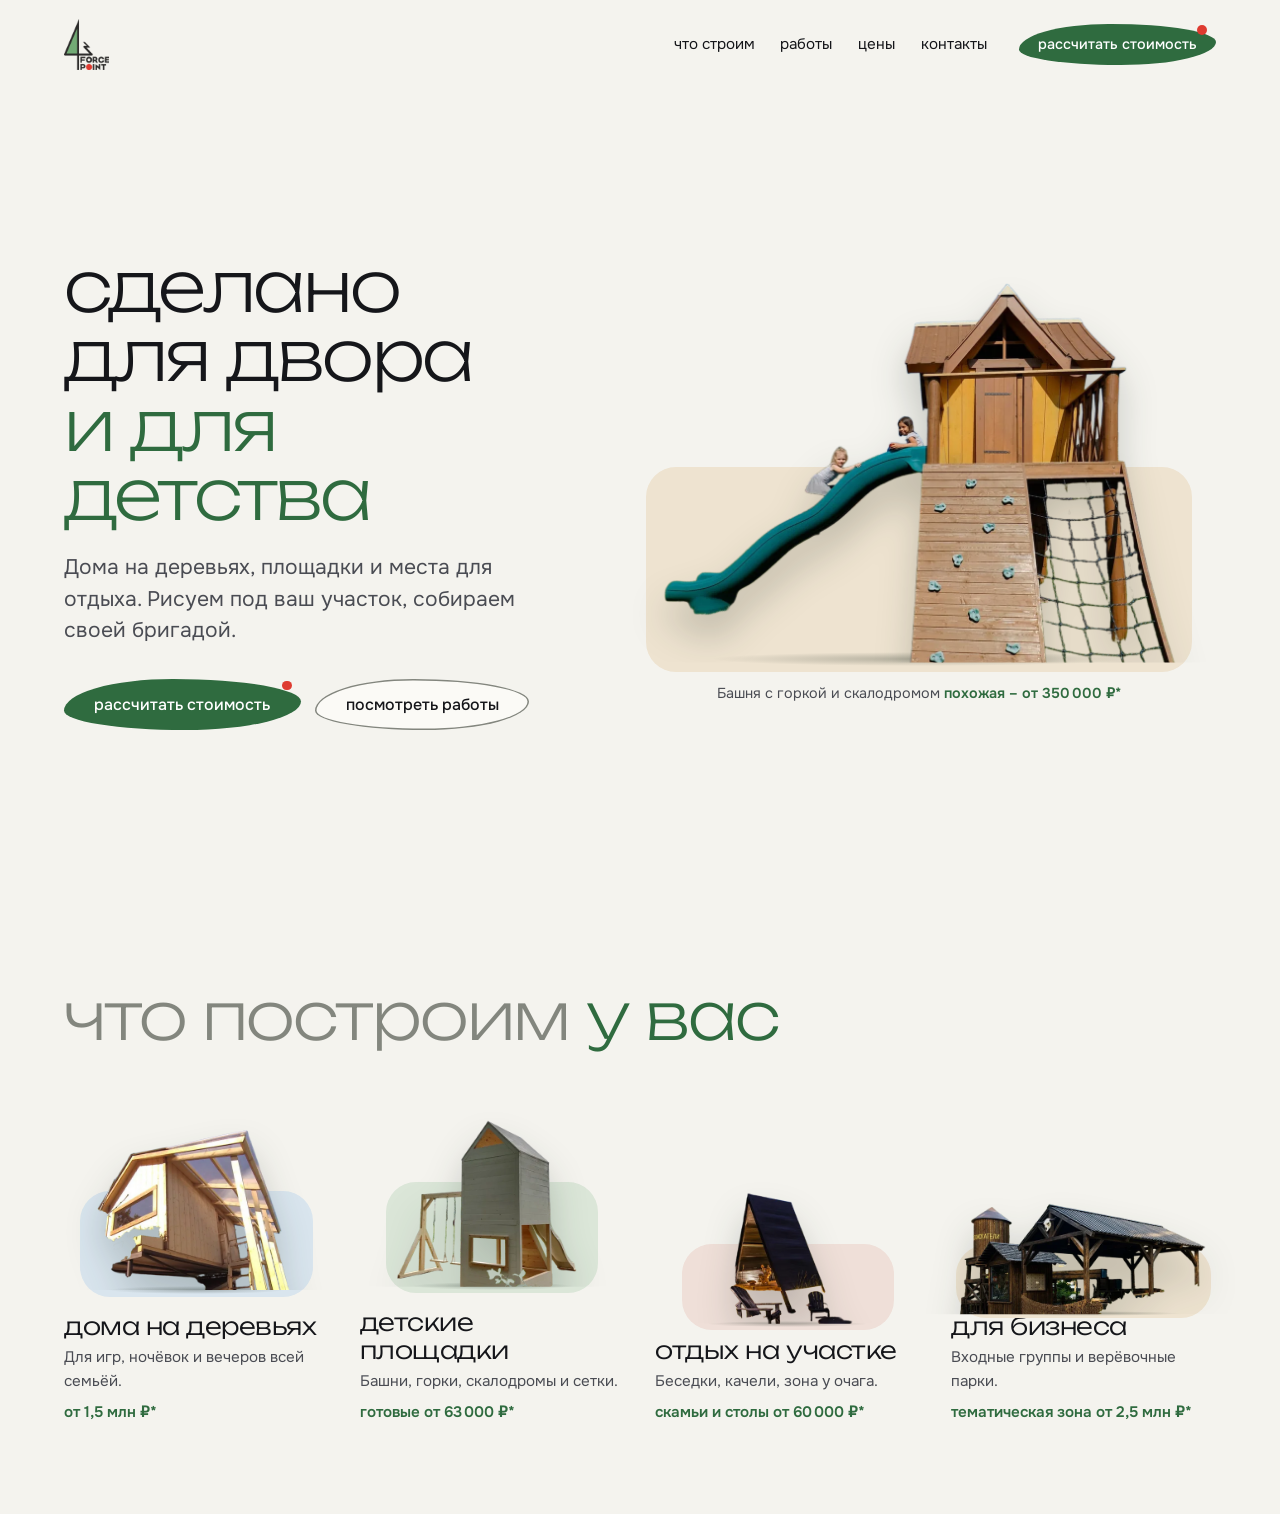
<file: v3/index.html>
<!doctype html>
<html lang="ru">
<head>
<meta charset="utf-8">
<meta name="viewport" content="width=device-width, initial-scale=1">
<title>Вариант 3. Предмет – Force Point</title>
<meta name="robots" content="noindex, nofollow">
<link rel="icon" href="../assets/img/favicon.ico?v=ee35d3ab95">
<link rel="preload" href="../fonts/unbounded-cyrillic-wght-normal.woff2" as="font" type="font/woff2" crossorigin>
<link rel="stylesheet" href="../tokens.css?v=929bfe4e19">
<style>
*, *::before, *::after { box-sizing: border-box; }
html { overflow-x: clip; }
body { margin: 0; background: var(--paper); color: var(--ink); font: 400 var(--fs-body)/1.6 var(--font-text); overflow-x: clip; }
img { display: block; max-width: 100%; }
h1, h2, h3, p, figure { margin: 0; font-weight: 400; }
a { color: inherit; text-decoration: none; }
.wrap { max-width: var(--wrap); margin: 0 auto; padding: 0 var(--gutter); }
.head { display: flex; align-items: center; gap: 2rem; padding: 1.2rem var(--gutter); position: relative; z-index: 20; }
.head .brand img { width: 2.8rem; height: auto; }
.head nav { display: flex; gap: 1.6rem; margin-left: auto; font-size: 0.95rem; }
.btn { position: relative; display: inline-flex; align-items: center; justify-content: center; min-height: 3.2rem; padding: 0.9rem 1.9rem; border-radius: var(--blob); background: var(--green); color: #fff; font: 500 1rem/1.2 var(--font-text); transition: box-shadow .2s; }
.btn::after { content: ""; position: absolute; top: .1rem; right: .55rem; width: .62rem; height: .62rem; border-radius: 50%; background: var(--red); }
.btn:active { box-shadow: inset 0 3px 10px rgb(10 26 15 / 50%); }
.btn--light { background: var(--paper-light); color: var(--ink); box-shadow: inset 0 0 0 1.5px var(--ink-soft); }
.btn--light::after { display: none; }
.btn--small { min-height: 2.6rem; padding: .55rem 1.2rem; font-size: .9rem; }
.price { color: var(--green); font-weight: 600; }
/* объект выходит из рамки: кадр режется фигурой, поверх тот же кадр, где оставлен только объект */
.pop { position: relative; aspect-ratio: var(--ar); isolation: isolate; }
.pop-shape { position: absolute; inset: 0; clip-path: var(--shape); }
.pop-shape img, .pop-cut { position: absolute; inset: 0; width: 100%; height: 100%; object-fit: cover; }
.pop-cut { z-index: 2; pointer-events: none; filter: drop-shadow(0 18px 18px rgb(24 36 26 / 22%)); }
@media (max-width: 900px) { .head nav { display: none; } .head .btn { margin-left: auto; } }

/* Предмет: объект без фона стоит на цветном подиуме, как вещь в каталоге дорогой мебели.
   Подиум ниже и уже объекта, поэтому крыша, горка и терраса выходят за его края. */
.obj { position: relative; aspect-ratio: var(--ar); isolation: isolate; }
.obj .tile { position: absolute; left: var(--side, 8%); right: var(--side, 8%); bottom: var(--clip, 0%); height: var(--tile, 58%); border-radius: 30px 30px 30px 30px; background: var(--tint); z-index: -1; }
.obj .tile::after { content: ""; position: absolute; left: 12%; right: 12%; bottom: 3%; height: 7%; border-radius: 50%; background: radial-gradient(closest-side, rgb(24 36 26 / 28%), transparent); }
.obj img { position: absolute; inset: 0; width: 100%; height: 100%; object-fit: contain; clip-path: inset(-30% -30% calc(var(--clip, 0%) + 2.5%) -30%); filter: drop-shadow(0 22px 18px rgb(24 36 26 / 22%)); transition: transform .6s var(--ease); }
a:hover .obj img { transform: translateY(-8px); }
.t-sage { --tint: #dbe6d8; } .t-sky { --tint: #d9e5ee; } .t-sand { --tint: #eee3d0; } .t-rose { --tint: #efdfd8; }
.hero { display: grid; grid-template-columns: minmax(0, 5fr) minmax(0, 6fr); gap: clamp(2rem, 5vw, 6rem); align-items: center; min-height: calc(100svh - 6rem); }
.hero h1 { font: 250 clamp(2.4rem, 1.3rem + 3.8vw, 5rem)/1 var(--font-display); letter-spacing: -.04em; }
.hero h1 b { display: block; font-weight: 250; color: var(--green); }
.hero p { margin-top: 1.4rem; max-width: 30rem; color: var(--ink-2); font-size: var(--fs-lead); line-height: 1.5; }
.hero .actions { display: flex; flex-wrap: wrap; gap: .9rem; margin-top: 2rem; }
.hero-note { text-align: center; margin-top: .6rem; font-size: var(--fs-small); color: var(--ink-2); }
.h-tower { --ar: 3 / 2; --tile: 52%; --side: 4%; }
.build { padding: var(--space) 0; }
.build h2 { font: 250 var(--fs-h2)/1 var(--font-display); letter-spacing: -.03em; color: var(--ink-soft); }
.build h2 b { font-weight: 250; color: var(--green); }
.grid { display: grid; grid-template-columns: repeat(4, minmax(0, 1fr)); gap: clamp(1rem, 2.4vw, 2.4rem); margin-top: var(--space-in); align-items: end; }
.card h3 { margin-top: 1rem; font: 300 var(--fs-h3)/1.15 var(--font-display); letter-spacing: -.02em; }
.card p { margin-top: .3rem; color: var(--ink-2); font-size: .95rem; }
.card .price { display: block; margin-top: .4rem; font-size: .95rem; }
.o-tall { --ar: 1 / 1; --clip: 30%; --tile: 40%; --side: 6%; margin-bottom: -30%; }
.o-module { --ar: 1 / 1; --clip: 23%; --tile: 42%; --side: 10%; margin-bottom: -23%; }
.o-lounge { --ar: 1150 / 1039; --clip: 34%; --tile: 36%; --side: 10%; margin-bottom: -34%; }
.o-canopy { --ar: 1444 / 861; --clip: 20%; --tile: 46%; --side: 2%; margin-bottom: -20%; }
@media (max-width: 1024px) { .grid { grid-template-columns: repeat(2, minmax(0, 1fr)); } }
@media (max-width: 860px) { .hero { grid-template-columns: 1fr; min-height: 0; padding-top: 1rem; } }
@media (max-width: 560px) { .grid { grid-template-columns: 1fr; } }

</style>

</head>
<body>

<header class="head">
  <a class="brand" href="../" aria-label="Force Point"><img src="../assets/img/logo-dark-240.webp?v=c1f12a60f7" width="240" height="271" alt=""></a>
  <nav aria-label="Основное меню"><a href="#build">что строим</a><a href="#build">работы</a><a href="#build">цены</a><a href="#build">контакты</a></nav>
  <a class="btn btn--small" href="#build">рассчитать стоимость</a>
</header>


<main class="wrap">
  <section class="hero">
    <div>
      <h1>сделано для двора <b>и для детства</b></h1>
      <p>Дома на деревьях, площадки и места для отдыха. Рисуем под ваш участок, собираем своей бригадой.</p>
      <div class="actions"><a class="btn" href="#build">рассчитать стоимость</a><a class="btn btn--light" href="#build">посмотреть работы</a></div>
    </div>
    <figure>
      <div class="obj h-tower"><div class="tile t-sand"></div><img src="../img/pop/tower-cut-1200.webp?v=272f711679" srcset="../img/pop/tower-cut-640.webp?v=d4db735b10 640w, ../img/pop/tower-cut-1200.webp?v=272f711679 1200w" sizes="(max-width: 860px) 92vw, 680px" width="1200" height="800" alt="Башня с горкой, скалодромом и сеткой" fetchpriority="high"></div>
      <figcaption class="hero-note">Башня с горкой и скалодромом <span class="price">похожая – от 350 000 ₽*</span></figcaption>
    </figure>
  </section>
  <section class="build" id="build">
    <h2>что построим <b>у вас</b></h2>
    <div class="grid">
      <a class="card" href="#build"><div class="obj o-tall"><div class="tile t-sky"></div><img src="../img/pop/tall-cut-1200.webp?v=58cfedeafc" srcset="../img/pop/tall-cut-640.webp?v=385f4dd05f 640w, ../img/pop/tall-cut-1200.webp?v=58cfedeafc 1200w" sizes="(max-width: 560px) 90vw, (max-width: 1024px) 45vw, 300px" width="1200" height="1200" alt="Дом на дереве с панорамным окном" loading="lazy"></div><h3>дома на деревьях</h3><p>Для игр, ночёвок и вечеров всей семьёй.</p><span class="price">от 1,5 млн ₽*</span></a>
      <a class="card" href="#build"><div class="obj o-module"><div class="tile t-sage"></div><img src="../img/pop/module-cut-1200.webp?v=d623a545c9" srcset="../img/pop/module-cut-640.webp?v=875f22e8e5 640w, ../img/pop/module-cut-1200.webp?v=d623a545c9 1200w" sizes="(max-width: 560px) 90vw, (max-width: 1024px) 45vw, 300px" width="1200" height="1200" alt="Игровой дом-башня с качелями и горкой" loading="lazy"></div><h3>детские площадки</h3><p>Башни, горки, скалодромы и сетки.</p><span class="price">готовые от 63 000 ₽*</span></a>
      <a class="card" href="#build"><div class="obj o-lounge"><div class="tile t-rose"></div><img src="../img/pop/lounge-cut-1200.webp?v=0dac699942" srcset="../img/pop/lounge-cut-640.webp?v=8b97aae8d5 640w, ../img/pop/lounge-cut-1200.webp?v=0dac699942 1200w" sizes="(max-width: 560px) 90vw, (max-width: 1024px) 45vw, 300px" width="1200" height="1084" alt="Навес-шалаш с креслами и очагом" loading="lazy"></div><h3>отдых на участке</h3><p>Беседки, качели, зона у очага.</p><span class="price">скамьи и столы от 60 000 ₽*</span></a>
      <a class="card" href="#build"><div class="obj o-canopy"><div class="tile t-sand"></div><img src="../img/pop/canopy-cut-1200.webp?v=542660ccea" srcset="../img/pop/canopy-cut-640.webp?v=06d01d6c94 640w, ../img/pop/canopy-cut-1200.webp?v=542660ccea 1200w" sizes="(max-width: 560px) 90vw, (max-width: 1024px) 45vw, 300px" width="1200" height="716" alt="Входная группа с навесом и киоском" loading="lazy"></div><h3>для бизнеса</h3><p>Входные группы и верёвочные парки.</p><span class="price">тематическая зона от 2,5 млн ₽*</span></a>
    </div>
  </section>
</main>


</body>
</html>
</file>
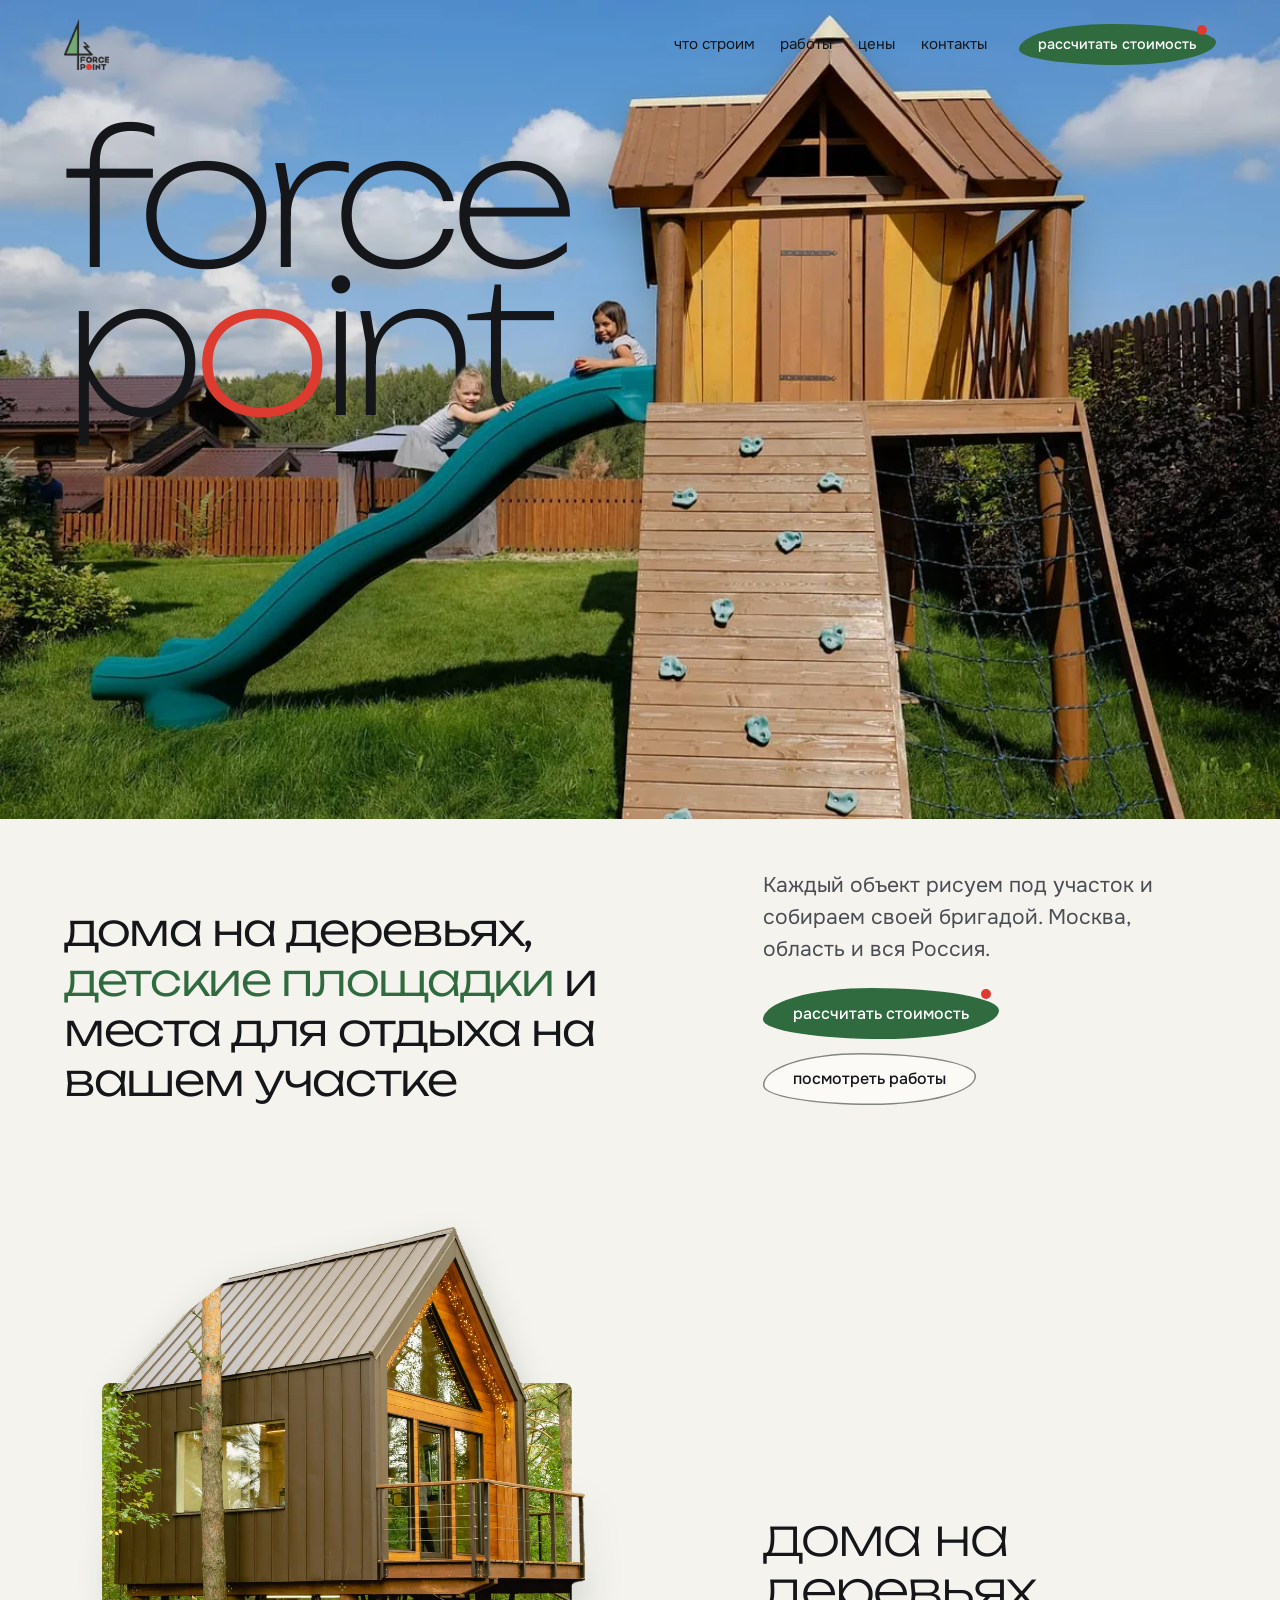
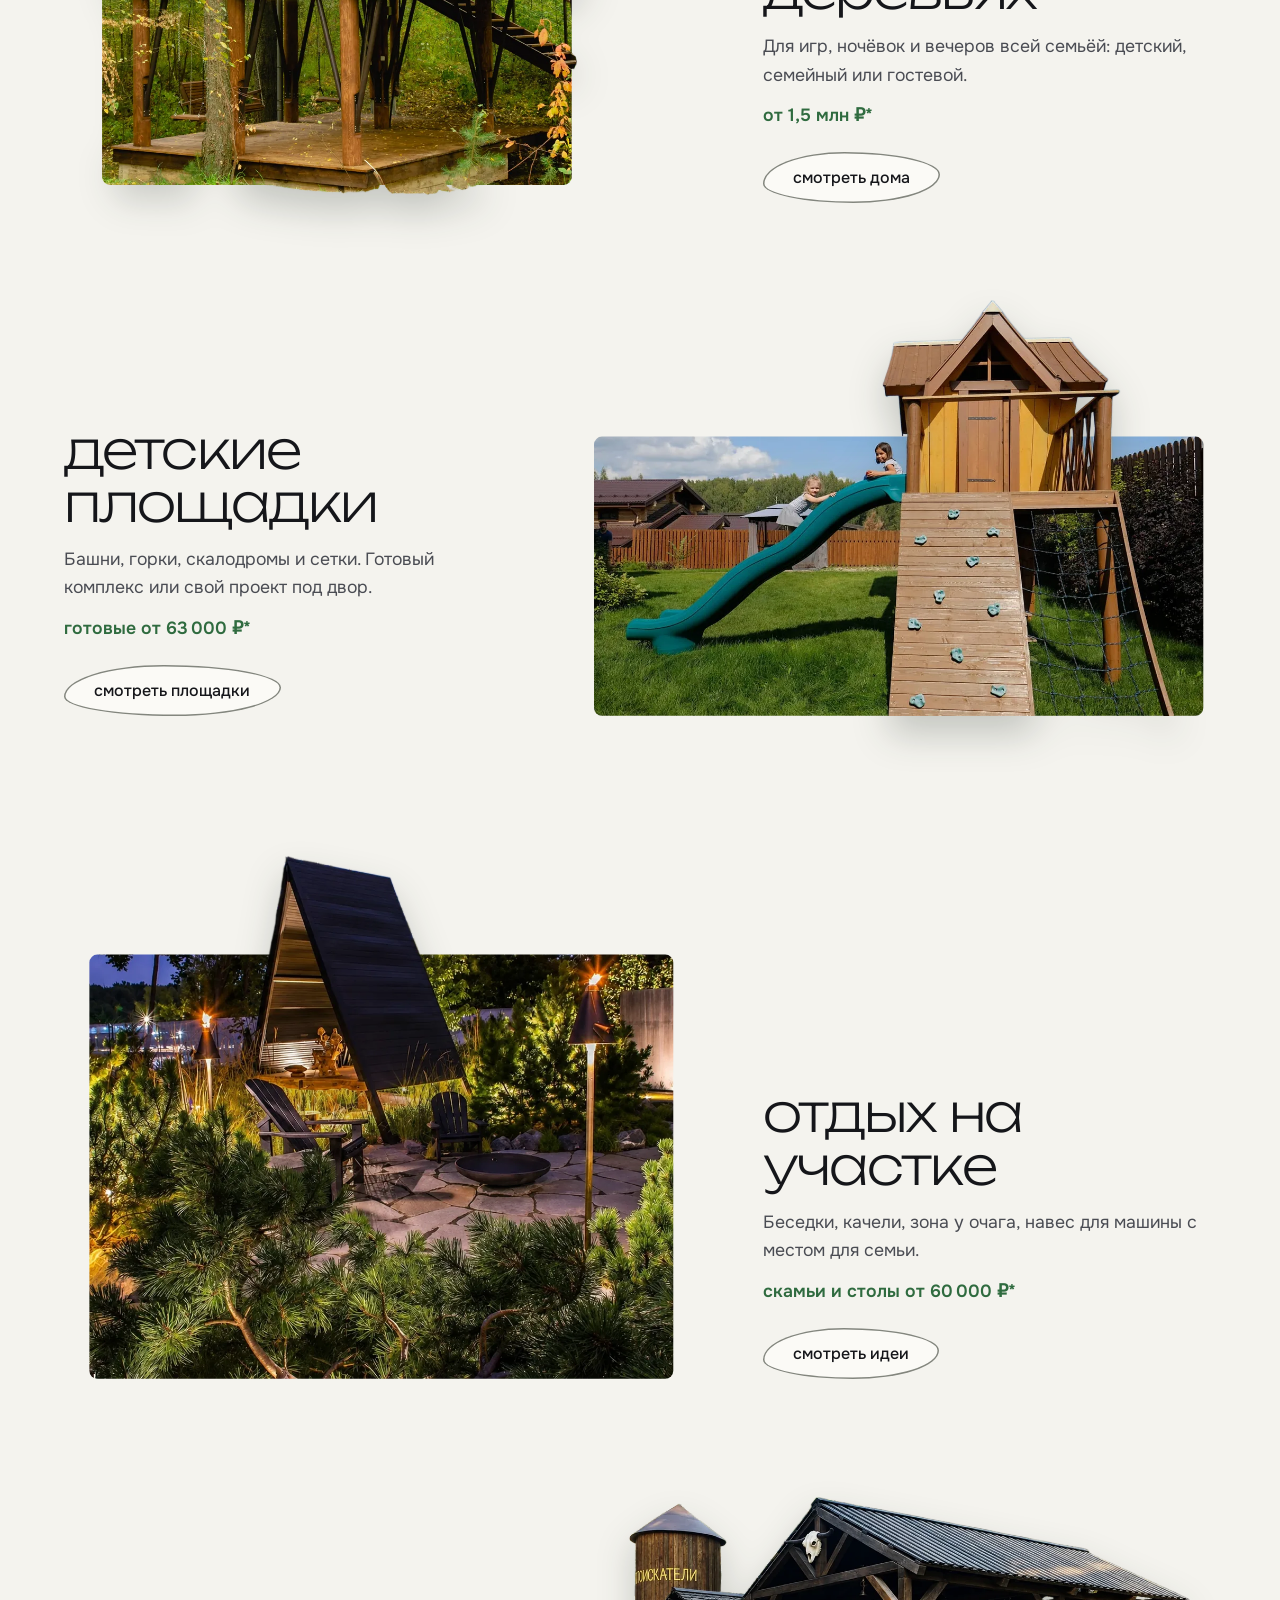
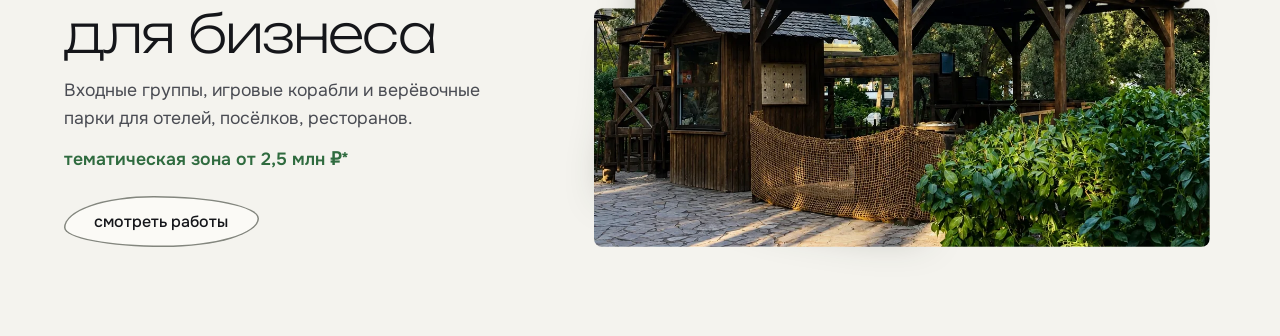
<file: v4/index.html>
<!doctype html>
<html lang="ru">
<head>
<meta charset="utf-8">
<meta name="viewport" content="width=device-width, initial-scale=1">
<title>Вариант 4. Обложка – Force Point</title>
<meta name="robots" content="noindex, nofollow">
<link rel="icon" href="../assets/img/favicon.ico?v=ee35d3ab95">
<link rel="preload" href="../fonts/unbounded-cyrillic-wght-normal.woff2" as="font" type="font/woff2" crossorigin>
<link rel="stylesheet" href="../tokens.css?v=929bfe4e19">
<style>
*, *::before, *::after { box-sizing: border-box; }
html { overflow-x: clip; }
body { margin: 0; background: var(--paper); color: var(--ink); font: 400 var(--fs-body)/1.6 var(--font-text); overflow-x: clip; }
img { display: block; max-width: 100%; }
h1, h2, h3, p, figure { margin: 0; font-weight: 400; }
a { color: inherit; text-decoration: none; }
.wrap { max-width: var(--wrap); margin: 0 auto; padding: 0 var(--gutter); }
.head { display: flex; align-items: center; gap: 2rem; padding: 1.2rem var(--gutter); position: relative; z-index: 20; }
.head .brand img { width: 2.8rem; height: auto; }
.head nav { display: flex; gap: 1.6rem; margin-left: auto; font-size: 0.95rem; }
.btn { position: relative; display: inline-flex; align-items: center; justify-content: center; min-height: 3.2rem; padding: 0.9rem 1.9rem; border-radius: var(--blob); background: var(--green); color: #fff; font: 500 1rem/1.2 var(--font-text); transition: box-shadow .2s; }
.btn::after { content: ""; position: absolute; top: .1rem; right: .55rem; width: .62rem; height: .62rem; border-radius: 50%; background: var(--red); }
.btn:active { box-shadow: inset 0 3px 10px rgb(10 26 15 / 50%); }
.btn--light { background: var(--paper-light); color: var(--ink); box-shadow: inset 0 0 0 1.5px var(--ink-soft); }
.btn--light::after { display: none; }
.btn--small { min-height: 2.6rem; padding: .55rem 1.2rem; font-size: .9rem; }
.price { color: var(--green); font-weight: 600; }
/* объект выходит из рамки: кадр режется фигурой, поверх тот же кадр, где оставлен только объект */
.pop { position: relative; aspect-ratio: var(--ar); isolation: isolate; }
.pop-shape { position: absolute; inset: 0; clip-path: var(--shape); }
.pop-shape img, .pop-cut { position: absolute; inset: 0; width: 100%; height: 100%; object-fit: cover; }
.pop-cut { z-index: 2; pointer-events: none; filter: drop-shadow(0 18px 18px rgb(24 36 26 / 22%)); }
@media (max-width: 900px) { .head nav { display: none; } .head .btn { margin-left: auto; } }

/* Обложка: кадр на всю ширину, название стоит между небом и башней, башня закрывает буквы.
   Ниже направления крупными разворотами, объект в каждом выходит над рамкой. */
.head { position: absolute; inset: 0 0 auto; }
.cover { position: relative; height: min(94svh, 64vw); min-height: 520px; overflow: hidden; isolation: isolate; }
.cover img { position: absolute; inset: 0; width: 100%; height: 100%; object-fit: cover; object-position: 50% 0%; }
.cover .word { position: absolute; z-index: 1; left: var(--gutter); top: 15%; font: 200 clamp(4rem, 14.5vw, 16rem)/.8 var(--font-display); letter-spacing: -.055em; color: var(--ink); }
.cover .word span:not(.o) { display: block; }
.cover .word .o { color: var(--red); }
.cover .cut { z-index: 2; filter: drop-shadow(0 20px 20px rgb(24 36 26 / 25%)); }
.intro { display: grid; grid-template-columns: minmax(0, 7fr) minmax(0, 5fr); gap: clamp(2rem, 5vw, 5rem); align-items: end; padding-top: clamp(2rem, 4vw, 3.5rem); }
.intro h1 { font: 300 clamp(1.8rem, 1.2rem + 2vw, 3.1rem)/1.12 var(--font-display); letter-spacing: -.03em; }
.intro h1 b { font-weight: 300; color: var(--green); }
.intro p { color: var(--ink-2); font-size: var(--fs-lead); line-height: 1.5; }
.intro .actions { display: flex; flex-wrap: wrap; gap: .9rem; margin-top: 1.4rem; }
.build { padding: var(--space) 0; }
.row { display: grid; grid-template-columns: minmax(0, 7fr) minmax(0, 5fr); gap: clamp(2rem, 5vw, 5rem); align-items: end; }
.row + .row { margin-top: clamp(3rem, 7vw, 7rem); }
.row:nth-child(even) { grid-template-columns: minmax(0, 5fr) minmax(0, 7fr); }
.row:nth-child(even) .pop { order: 2; }
.row h2 { font: 250 clamp(2rem, 1.2rem + 2.6vw, 3.6rem)/1 var(--font-display); letter-spacing: -.035em; }
.row p { margin-top: 1rem; color: var(--ink-2); max-width: 28rem; }
.row .price { display: block; margin-top: .8rem; }
.row .btn { margin-top: 1.4rem; }
.r-pine { --ar: 3685 / 3536; --shape: inset(31% 20% 3% 6% round 8px); }
.r-tower { --ar: 3 / 2; --shape: inset(34% 2% 0 2% round 8px); }
.r-lounge { --ar: 1150 / 1039; --shape: inset(26% 4% 0 4% round 8px); }
.r-canopy { --ar: 1444 / 861; --shape: inset(37% 1% 0 2% round 8px); }
@media (max-width: 860px) {
  .cover { height: 78svh; }
  .cover img { object-position: 28% 0%; }
  .cover .word { top: 14%; font-size: 24vw; }
  .intro, .row, .row:nth-child(even) { grid-template-columns: 1fr; }
  .row:nth-child(even) .pop { order: 0; }
}

</style>

</head>
<body>

<header class="head">
  <a class="brand" href="../" aria-label="Force Point"><img src="../assets/img/logo-dark-240.webp?v=c1f12a60f7" width="240" height="271" alt=""></a>
  <nav aria-label="Основное меню"><a href="#build">что строим</a><a href="#build">работы</a><a href="#build">цены</a><a href="#build">контакты</a></nav>
  <a class="btn btn--small" href="#build">рассчитать стоимость</a>
</header>


<section class="cover" aria-label="Force Point">
  <img src="../img/pop/tower-1200.webp?v=9f5b373edf" width="1200" height="800" alt="Деревянная башня с горкой, скалодромом и сеткой на фоне летнего неба" fetchpriority="high">
  <p class="word" aria-hidden="true"><span>force</span><span>p<span class="o">o</span>int</span></p>
  <img class="cut" src="../img/pop/tower-cut-1200.webp?v=272f711679" width="1200" height="800" alt="" aria-hidden="true" fetchpriority="high">
</section>
<main class="wrap">
  <section class="intro">
    <h1>дома на деревьях, <b>детские площадки</b> и места для отдыха на вашем участке</h1>
    <div>
      <p>Каждый объект рисуем под участок и собираем своей бригадой. Москва, область и вся Россия.</p>
      <div class="actions"><a class="btn" href="#build">рассчитать стоимость</a><a class="btn btn--light" href="#build">посмотреть работы</a></div>
    </div>
  </section>
  <section class="build" id="build">
    <article class="row"><div class="pop r-pine">
<div class="pop-shape"><img src="../img/pop/pine-1200.webp?v=fd95b093e8" srcset="../img/pop/pine-640.webp?v=942b3dab69 640w, ../img/pop/pine-1200.webp?v=fd95b093e8 1200w" sizes="(max-width: 860px) 92vw, 720px" width="1200" height="1151" alt="Дом на дереве на стальных опорах в сосновом лесу" loading="lazy"></div>
<img class="pop-cut" src="../img/pop/pine-cut-1200.webp?v=dfe029a0f3" srcset="../img/pop/pine-cut-640.webp?v=f5804e5b0f 640w, ../img/pop/pine-cut-1200.webp?v=dfe029a0f3 1200w" sizes="(max-width: 860px) 92vw, 720px" width="1200" height="1151" alt="" aria-hidden="true" loading="lazy">

</div><div><h2>дома на деревьях</h2><p>Для игр, ночёвок и вечеров всей семьёй: детский, семейный или гостевой.</p><span class="price">от 1,5 млн ₽*</span><a class="btn btn--light" href="#build">смотреть дома</a></div></article>
    <article class="row"><div class="pop r-tower">
<div class="pop-shape"><img src="../img/pop/tower-1200.webp?v=9f5b373edf" srcset="../img/pop/tower-640.webp?v=e5bf7ed9df 640w, ../img/pop/tower-1200.webp?v=9f5b373edf 1200w" sizes="(max-width: 860px) 92vw, 720px" width="1200" height="800" alt="Башня с горкой и скалодромом" loading="lazy"></div>
<img class="pop-cut" src="../img/pop/tower-cut-1200.webp?v=272f711679" srcset="../img/pop/tower-cut-640.webp?v=d4db735b10 640w, ../img/pop/tower-cut-1200.webp?v=272f711679 1200w" sizes="(max-width: 860px) 92vw, 720px" width="1200" height="800" alt="" aria-hidden="true" loading="lazy">

</div><div><h2>детские площадки</h2><p>Башни, горки, скалодромы и сетки. Готовый комплекс или свой проект под двор.</p><span class="price">готовые от 63 000 ₽*</span><a class="btn btn--light" href="#build">смотреть площадки</a></div></article>
    <article class="row"><div class="pop r-lounge">
<div class="pop-shape"><img src="../img/pop/lounge-1200.webp?v=35604b1f19" srcset="../img/pop/lounge-640.webp?v=a756a510f2 640w, ../img/pop/lounge-1200.webp?v=35604b1f19 1200w" sizes="(max-width: 860px) 92vw, 720px" width="1200" height="1084" alt="Вечерняя зона отдыха с навесом-шалашом и очагом" loading="lazy"></div>
<img class="pop-cut" src="../img/pop/lounge-cut-1200.webp?v=0dac699942" srcset="../img/pop/lounge-cut-640.webp?v=8b97aae8d5 640w, ../img/pop/lounge-cut-1200.webp?v=0dac699942 1200w" sizes="(max-width: 860px) 92vw, 720px" width="1200" height="1084" alt="" aria-hidden="true" loading="lazy">

</div><div><h2>отдых на участке</h2><p>Беседки, качели, зона у очага, навес для машины с местом для семьи.</p><span class="price">скамьи и столы от 60 000 ₽*</span><a class="btn btn--light" href="#build">смотреть идеи</a></div></article>
    <article class="row"><div class="pop r-canopy">
<div class="pop-shape"><img src="../img/pop/canopy-1200.webp?v=cead79ba4e" srcset="../img/pop/canopy-640.webp?v=a4f1229f09 640w, ../img/pop/canopy-1200.webp?v=cead79ba4e 1200w" sizes="(max-width: 860px) 92vw, 720px" width="1200" height="716" alt="Входная группа парка с деревянным навесом" loading="lazy"></div>
<img class="pop-cut" src="../img/pop/canopy-cut-1200.webp?v=542660ccea" srcset="../img/pop/canopy-cut-640.webp?v=06d01d6c94 640w, ../img/pop/canopy-cut-1200.webp?v=542660ccea 1200w" sizes="(max-width: 860px) 92vw, 720px" width="1200" height="716" alt="" aria-hidden="true" loading="lazy">

</div><div><h2>для бизнеса</h2><p>Входные группы, игровые корабли и верёвочные парки для отелей, посёлков, ресторанов.</p><span class="price">тематическая зона от 2,5 млн ₽*</span><a class="btn btn--light" href="#build">смотреть работы</a></div></article>
  </section>
</main>


</body>
</html>
</file>
<file: tokens.css>
/* Токены направления «Нарисованный участок». Все стили концепта берут значения отсюда. */
@font-face { font-family: "Unbounded"; src: url("fonts/unbounded-cyrillic-wght-normal.woff2") format("woff2"); font-weight: 200 900; font-display: swap; unicode-range: U+0301, U+0400-045F, U+0490-0491, U+04B0-04B1, U+2116; }
@font-face { font-family: "Unbounded"; src: url("fonts/unbounded-latin-wght-normal.woff2") format("woff2"); font-weight: 200 900; font-display: swap; unicode-range: U+0000-00FF, U+0131, U+0152-0153, U+02BB-02BC, U+02C6, U+02DA, U+02DC, U+2000-206F, U+20AC, U+2122, U+2212; }
@font-face { font-family: "Onest"; src: url("fonts/onest-cyrillic-wght-normal.woff2") format("woff2"); font-weight: 100 900; font-display: swap; unicode-range: U+0301, U+0400-045F, U+0490-0491, U+04B0-04B1, U+2116; }
@font-face { font-family: "Onest"; src: url("fonts/onest-latin-wght-normal.woff2") format("woff2"); font-weight: 100 900; font-display: swap; unicode-range: U+0000-00FF, U+0131, U+0152-0153, U+02BB-02BC, U+02C6, U+02DA, U+02DC, U+2000-206F, U+20AC, U+2122, U+2212; }

:root {
  --paper: #f4f3ee;
  --paper-light: #fbfaf6;
  --ink: #15161a;
  --ink-2: #4a4c53;
  --ink-soft: #83867e;
  --green: #2f6b3f;
  --green-hover: #24522f;
  --green-pale: #e4ece3;
  --green-pale-strong: #d9e6d8;
  --white: #fff;
  --leaf: #72ab75;
  --leaf-light: #a9d0ab;
  --red: #de3b30;

  --font-display: "Unbounded", "Segoe UI", sans-serif;
  --font-text: "Onest", "Segoe UI", sans-serif;

  --fs-giant: clamp(4.2rem, min(1rem + 15vw, 26vh), 17rem);
  --fs-h2: clamp(2.2rem, 1.2rem + 3.6vw, 4.6rem);
  --fs-h3: clamp(1.25rem, 1.1rem + 0.5vw, 1.6rem);
  --fs-lead: clamp(1.1rem, 1rem + 0.4vw, 1.35rem);
  --fs-body: clamp(1rem, 0.96rem + 0.2vw, 1.1rem);
  --fs-small: 0.9rem;

  --wrap: 1320px;
  --gutter: clamp(1rem, 5vw, 4.5rem);
  --space: clamp(3.5rem, 2rem + 4.5vw, 6.5rem);   /* между секциями, одно на всю страницу */
  --space-in: clamp(1.5rem, 1rem + 2vw, 3rem);    /* от заголовка до содержимого и между рядами */
  --wave-h: clamp(32px, 4.5vw, 72px);

  --line: 1.6px;
  --blob: 46% 54% 49% 51% / 62% 44% 56% 38%;
  --corner: 8px;
  --corner-big: clamp(36px, 5vw, 70px);
  --soft-radius: 22px;
  --ease: cubic-bezier(0.22, 0.61, 0.36, 1);
  --soft: 0.6s var(--ease);
}
</file>
<file: concept.css>
/* Концепт главной Force Point, направление «Нарисованный участок». Значения из tokens.css. */

*, *::before, *::after { box-sizing: border-box; }
html { scroll-behavior: smooth; overflow-x: clip; }
body { margin: 0; background: var(--paper); color: var(--ink); font: 400 var(--fs-body)/1.6 var(--font-text); overflow-x: clip; }
img { display: block; max-width: 100%; height: auto; }
h1, h2, h3 { margin: 0; font-weight: 400; }
p { margin: 0; }
a { color: var(--green); }
:focus-visible { outline: 3px solid var(--leaf); outline-offset: 3px; }
.defs { position: absolute; }

/* Кадры в рамках заполняют рамку целиком */
.work-photo picture, .stop-pic picture { display: block; width: 100%; height: 100%; }
.work-photo img, .stop-pic img { width: 100%; height: 100%; object-fit: cover; }

/* Объект выходит из рамки: кадр обрезан фигурой (--shape), поверх тот же кадр, где виден только объект.
   Рисунки ложатся между ними, поэтому крыша или горка перекрывают их, как в жизни. */
.pop { position: relative; margin: 0; aspect-ratio: var(--ar); isolation: isolate; }
.pop-shape { position: absolute; inset: 0; z-index: 0; clip-path: var(--shape); background: var(--paper-light); }
.pop-shape img, .pop-cut { position: absolute; inset: 0; width: 100%; height: 100%; object-fit: cover; }
.pop-cut { z-index: 2; pointer-events: none; filter: drop-shadow(0 18px 16px rgb(24 36 26 / 20%)); }
.pop .doodle { z-index: -1; }
.pop .doodle--front { z-index: 3; }

/* Линейные рисунки: один штрих, без заливки */
.doodle, .perch, .hill path, .route-line path { fill: none; stroke-linecap: round; stroke-linejoin: round; }
.doodle { position: absolute; stroke: var(--green); stroke-width: var(--line); overflow: visible; pointer-events: none; }

/* ---------- Кнопки-кляксы: всегда с фоном, красная точка, нажатие вдавливанием ---------- */
.blob-btn {
  position: relative; display: inline-flex; align-items: center; justify-content: center;
  min-height: 3.4rem; padding: 0.95rem 2rem; border-radius: var(--blob);
  background: var(--green); color: var(--white); font: 500 1.02rem/1.2 var(--font-text); text-decoration: none;
  transition: background-color 0.25s var(--ease), border-radius var(--soft);
}
.blob-btn::after { content: ""; position: absolute; top: 0.1rem; right: 0.55rem; width: 0.66rem; height: 0.66rem; border-radius: 50%; background: var(--red); transition: transform 0.3s var(--ease); }
.blob-btn:hover { background: var(--green-hover); color: var(--white); border-radius: 54% 46% 57% 43% / 41% 63% 37% 59%; }
.blob-btn:hover::after { transform: scale(1.35); }
.blob-btn:active { box-shadow: inset 0 3px 10px rgb(10 26 15 / 50%); }
.blob-btn--light { background: var(--paper-light); color: var(--ink); box-shadow: inset 0 0 0 1.5px var(--ink-soft); }
.blob-btn--light::after { display: none; }
.blob-btn--light:hover { background: var(--white); color: var(--ink); }
.blob-btn--light:active { box-shadow: inset 0 3px 10px rgb(21 22 26 / 22%); }
.blob-btn--paper { background: var(--paper); color: var(--green); }
.blob-btn--paper:hover { background: var(--white); color: var(--green-hover); }
.blob-btn--small { min-height: 2.8rem; padding: 0.6rem 1.3rem; font-size: var(--fs-small); }
.actions { display: flex; flex-wrap: wrap; gap: 0.9rem 1.1rem; margin-top: 1.8rem; }
.actions--center { justify-content: center; }

/* ---------- Шапка ---------- */
.header { position: absolute; inset: 0 0 auto; z-index: 10; display: flex; align-items: center; gap: 2.5rem; padding: 1.2rem var(--gutter); }
.brand img { width: 3rem; }
.nav { display: flex; gap: 1.8rem; margin-left: auto; }
.nav a { color: var(--ink); text-decoration: none; font-size: 0.98rem; }
.nav a:hover { color: var(--green); }

/* ---------- Первый экран: огромное слово, холм, домик в рамке. Целиком в окне ---------- */
.hero { position: relative; min-height: 100svh; display: flex; flex-direction: column; justify-content: center; padding: calc(4.5rem + 2vh) var(--gutter) calc(var(--wave-h) + 0.5rem); }
.giant {
  position: relative; width: fit-content; margin: 0 auto; font: 200 var(--fs-giant)/0.86 var(--font-display);
  letter-spacing: -0.045em; color: var(--ink); white-space: nowrap;
}
.dot-o { position: relative; color: transparent; }
.dot-o::after { content: ""; position: absolute; left: 50%; top: 56%; width: 0.62em; height: 0.62em; border-radius: 50%; background: var(--red); transform: translate(-50%, -50%); }
.perch { position: absolute; left: 17%; top: -0.1em; width: 0.42em; height: 0.36em; stroke: var(--green); stroke-width: 2.2; }
.hill { display: block; width: 100%; height: clamp(28px, 3.5vw, 52px); margin-top: -0.4rem; }
.hill path { stroke: var(--leaf); stroke-width: 1.6; vector-effect: non-scaling-stroke; }

.hero-row { display: grid; grid-template-columns: minmax(0, 1fr) auto; gap: clamp(2rem, 6vw, 7rem); align-items: center; width: 100%; max-width: var(--wrap); margin: clamp(0.5rem, 1.5vw, 1.5rem) auto 0; }
.hero h1 { font: 400 clamp(1.5rem, 1.1rem + 1.3vw, 2.4rem)/1.2 var(--font-text); letter-spacing: -0.01em; max-width: 24ch; }
.hero-text p { margin-top: 1rem; max-width: 34rem; color: var(--ink-2); font-size: var(--fs-lead); line-height: 1.5; }

/* Фото в силуэте домика, рисунки выходят за рамку */
.hero-figure { position: relative; margin: 0; width: min(600px, 50vh + 3rem); justify-self: center; }
.hero-figure figcaption { margin-top: 0.6rem; text-align: center; color: var(--ink-2); font-size: var(--fs-small); line-height: 1.4; }
.hero-figure figcaption b { display: block; color: var(--green); font-weight: 600; }
/* кирпичный дом: балкон выходит за левую стену силуэта, балки – под его низ */
.pop--brick { --ar: 1365 / 1240; --shape: polygon(60% 3%, 99% 30%, 99% 83%, 25% 83%, 25% 30%); }
.hero-sun { width: 26%; top: -2%; left: 76%; stroke: var(--leaf); }
.hero-bird { width: 10%; top: 12%; left: 8%; }

/* ---------- Зелёная волна с бегущей строкой ---------- */
.band { position: relative; background: var(--green); color: var(--white); padding-block: clamp(1rem, 2vw, 1.75rem); }
.wave { position: absolute; left: 0; width: 100%; height: var(--wave-h); fill: var(--green); }
.wave--top { bottom: calc(100% - 1px); }
.wave--bottom { top: calc(100% - 1px); }
.ticker { overflow: hidden; }
.ticker-line { display: flex; gap: 3rem; width: max-content; animation: ticker 70s linear infinite; font: 250 clamp(1.6rem, 1rem + 2.4vw, 3.4rem)/1.1 var(--font-display); letter-spacing: -0.02em; }
.ticker-line span { display: inline-flex; align-items: center; gap: 3rem; white-space: nowrap; }
.ticker-line span::after { content: ""; width: 0.24em; height: 0.24em; border-radius: 50%; background: var(--leaf-light); }
@keyframes ticker { to { transform: translateX(-50%); } }

/* ---------- Секции: одно расстояние между ними, после волны к нему прибавляется её высота ---------- */
.section { max-width: var(--wrap); margin: 0 auto; padding: var(--space) var(--gutter) 0; }
.band + .section { padding-top: calc(var(--space) + var(--wave-h)); }
.section--before-wave { padding-bottom: calc(var(--space) + var(--wave-h)); }

/* ---------- Заголовки в два тона, строчные ---------- */
.two-tone { font: 250 var(--fs-h2)/1 var(--font-display); letter-spacing: -0.03em; }
.two-tone span { display: block; color: var(--ink-soft); }
.two-tone span + span { color: var(--green); padding-left: 1.2em; }
.two-tone--line span { display: inline; }
.two-tone--line span + span { padding-left: 0; }
.two-tone--light span { color: rgb(255 255 255 / 72%); }
.two-tone--light span + span { color: var(--white); }

/* ---------- Что построим: заголовок и двери одной сеткой, без дыр справа от заголовка ---------- */
.build { display: grid; grid-template-columns: repeat(12, minmax(0, 1fr)); column-gap: clamp(1.5rem, 3vw, 3rem); row-gap: var(--space-in); align-items: start; }
.build-title { grid-column: 1 / span 5; grid-row: 1; }
.door { position: relative; display: grid; gap: 0.4rem; align-content: start; color: var(--ink); text-decoration: none; }
.door h3 { margin-top: 0.8rem; font: 300 var(--fs-h3)/1.15 var(--font-display); letter-spacing: -0.02em; }
.door p { color: var(--ink-2); max-width: 30rem; }
.door .price, .work .price { color: var(--green); font-weight: 600; line-height: 1.4; }
.pop { transition: transform 0.6s var(--ease); }
.pop-cut { transition: filter 0.6s var(--ease); }
.door:hover .pop { transform: translateY(-6px); }
.door:hover .pop-cut { filter: drop-shadow(0 26px 20px rgb(24 36 26 / 26%)); }
.door:hover h3 { color: var(--green); }
.nobr { white-space: nowrap; }
.door--house { grid-column: 7 / span 6; grid-row: 1 / span 2; }
.door--arch { grid-column: 1 / span 5; grid-row: 2; }
.door--round { grid-column: 1 / span 5; grid-row: 3; }
.door--wide { grid-column: 7 / span 6; grid-row: 3; }
/* у каждой двери своя фигура и своя часть объекта снаружи */
.pop--pine { --ar: 3685 / 3536; --shape: inset(31% 27% 3% 7% round var(--corner-big) var(--corner) var(--corner) var(--corner)); }
.door-pine { width: 16%; top: 2%; left: 74%; }
.pop--playground { --ar: 2306 / 1446; --shape: inset(8% 24% 3% 23% round 999px 999px var(--corner) var(--corner)); }
.door-whoosh { width: 16%; bottom: 4%; left: -3%; }
.pop--lounge { --ar: 1150 / 1039; --shape: circle(37% at 50% 59%); }
.door-moon { width: 13%; top: 4%; left: 70%; }
.pop--canopy { --ar: 1444 / 861; --shape: inset(36% 1% 2% 4% round var(--corner) var(--corner-big) var(--corner) var(--corner)); }

/* ---------- Шторка эскиз – готовый объект ---------- */
.sketch-block .two-tone { text-align: center; }
.sketch-block .two-tone span + span { padding-left: 0; }
.compare { --pos: 50%; position: relative; margin: var(--space-in) auto 0; max-width: 1120px; aspect-ratio: 16 / 9; border-radius: var(--corner) var(--corner-big) var(--corner) var(--corner); overflow: hidden; background: var(--paper-light); user-select: none; }
.compare img { position: absolute; inset: 0; width: 100%; height: 100%; object-fit: cover; }
.compare-photo { position: absolute; inset: 0; clip-path: inset(0 0 0 var(--pos)); }
.compare-handle { position: absolute; top: 0; bottom: 0; left: var(--pos); width: 2px; background: var(--white); transform: translateX(-1px); pointer-events: none; }
.compare-handle::after { content: ""; position: absolute; top: 50%; left: 50%; width: 3.2rem; height: 3.2rem; border-radius: var(--blob); background: var(--green) radial-gradient(circle at 74% 18%, var(--red) 0 0.32rem, transparent 0.34rem); transform: translate(-50%, -50%); box-shadow: 0 6px 18px rgb(21 22 26 / 25%); }
.compare-range { position: absolute; inset: 0; width: 100%; height: 100%; margin: 0; opacity: 0; cursor: ew-resize; }
.compare-range:focus-visible + .compare-handle::after { outline: 3px solid var(--leaf); outline-offset: 3px; }
.compare-label { position: absolute; bottom: 1rem; padding: 0.35rem 0.9rem; border-radius: var(--blob); background: rgb(251 250 246 / 92%); color: var(--ink); font-size: var(--fs-small); pointer-events: none; }
.compare-label--left { left: 1rem; }
.compare-label--right { right: 1rem; }
.sketch-note { max-width: 40rem; margin: 1.2rem auto 0; text-align: center; color: var(--ink-2); font-size: var(--fs-lead); line-height: 1.5; }

/* ---------- Что уже стоит: лента как во всём прототипе, три целых слайда, без пагинации ---------- */
.ribbon { overflow: hidden; margin-top: var(--space-in); }
.ribbon .swiper { overflow: visible; }
.ribbon .swiper-wrapper { display: flex; }
.ribbon .swiper-slide { flex: 0 0 calc((100% - 2 * 24px) / 3); margin-right: 24px; height: auto; }
.swiper-initialized .swiper-slide { margin-right: 0; }
.work-photo { aspect-ratio: 4 / 3; overflow: hidden; border-radius: var(--corner) var(--corner-big) var(--corner) var(--corner); background: var(--paper-light); }
.work h3 { margin-top: 0.85rem; font: 300 var(--fs-h3)/1.15 var(--font-display); letter-spacing: -0.02em; }
.work p { margin-top: 0.3rem; color: var(--ink-2); }
.work .price { display: block; margin-top: 0.4rem; }

/* ---------- О чём спрашивают: рисунок домика и вопросы, ответы раскрываются ---------- */
.faq { display: grid; grid-template-columns: minmax(0, 4fr) minmax(0, 8fr); gap: var(--space-in) clamp(2rem, 5vw, 5rem); align-items: center; }
.faq-title { grid-column: 1 / -1; }
.faq-drawing { width: min(100%, 400px); }
.faq-list { display: grid; grid-template-columns: repeat(2, minmax(0, 1fr)); gap: 0.9rem 1rem; align-items: start; }
.faq-item { background: var(--green-pale); border-radius: var(--soft-radius); padding: 1.05rem 1.3rem; transition: background-color 0.25s var(--ease); }
.faq-item:hover, .faq-item[open] { background: var(--green-pale-strong); }
.faq-item summary { position: relative; padding-right: 2rem; list-style: none; cursor: pointer; font-weight: 600; line-height: 1.4; }
.faq-item summary::-webkit-details-marker { display: none; }
.faq-item summary::after {
  content: ""; position: absolute; right: 0; top: 0.2em; width: 1rem; height: 1rem;
  background: linear-gradient(var(--green), var(--green)) center / 100% 2px no-repeat, linear-gradient(var(--green), var(--green)) center / 2px 100% no-repeat;
  transition: transform 0.3s var(--ease);
}
.faq-item[open] summary::after { transform: rotate(45deg); }
.faq-item p { margin-top: 0.55rem; color: var(--ink-2); line-height: 1.5; }

/* ---------- Как всё будет: дорожка с кадрами, у каждой остановки своя цифра ---------- */
.path { position: relative; background: var(--green); color: var(--white); padding: var(--space) var(--gutter); }
.path-inner { max-width: var(--wrap); margin: 0 auto; }
.path-head { display: grid; grid-template-columns: minmax(0, 1fr) minmax(0, 32rem); gap: 1.5rem clamp(2rem, 5vw, 5rem); align-items: end; }
.path-lead { margin-top: 1.4rem; max-width: 30rem; color: rgb(255 255 255 / 88%); font-size: var(--fs-lead); line-height: 1.5; }
.path-clip { margin: 0; }
.path-clip video { display: block; width: 100%; aspect-ratio: 16 / 9; object-fit: cover; border-radius: var(--corner) var(--corner-big) var(--corner) var(--corner); background: var(--green-hover); }
.path-clip figcaption { margin-top: 0.6rem; color: rgb(255 255 255 / 82%); font-size: var(--fs-small); }
.route { position: relative; margin-top: var(--space-in); }
.route-line { position: absolute; left: 0; top: 0; width: 100%; height: 132px; }
.route-line path { stroke: var(--leaf-light); stroke-width: 2; stroke-dasharray: 2 9; vector-effect: non-scaling-stroke; }
.stops { position: relative; display: grid; grid-template-columns: repeat(6, minmax(0, 1fr)); margin: 0; padding: 0; list-style: none; }
.stop { display: grid; justify-items: center; align-content: start; gap: 0.3rem; padding: 0 0.5rem; text-align: center; }
.stop:nth-child(even) { padding-top: 40px; }
.stop-pic { position: relative; z-index: 1; width: 92px; height: 92px; overflow: hidden; border-radius: 50%; background: var(--paper-light); box-shadow: 0 0 0 6px var(--green), 0 0 0 7.5px var(--leaf-light); }
.stop-pic--draw { display: grid; place-items: center; }
.stop-pic--draw .doodle { position: static; width: 52px; height: 52px; stroke-width: 2.4; }
.stop b { margin-top: 0.7rem; font: 400 1.02rem/1.25 var(--font-display); letter-spacing: -0.02em; }
.stop > span:last-child { color: rgb(255 255 255 / 84%); font-size: var(--fs-small); line-height: 1.4; }
.path .actions { margin-top: var(--space-in); }
.path-note { margin-top: 1.2rem; text-align: center; color: rgb(255 255 255 / 78%); font-size: var(--fs-small); }

/* ---------- Появление ---------- */
.reveal { opacity: 0; transform: translateY(24px); transition: opacity 0.8s var(--ease), transform 0.8s var(--ease); }
.reveal.is-in { opacity: 1; transform: none; }
@media (prefers-reduced-motion: reduce) {
  html { scroll-behavior: auto; }
  .ticker-line { animation: none; }
  .reveal { opacity: 1; transform: none; transition: none; }
}

/* ---------- Адаптив ---------- */
@media (max-width: 1100px) {
  .nav { display: none; }
  .header { justify-content: space-between; }
  .stops { grid-template-columns: repeat(3, minmax(0, 1fr)); row-gap: 2rem; }
  .stop:nth-child(even) { padding-top: 0; }
  .route-line { display: none; }
}
@media (max-width: 1024px) {
  .ribbon .swiper-slide { flex-basis: calc((100% - 20px) / 2); margin-right: 20px; }
  .faq { grid-template-columns: 1fr; }
  .faq-drawing { order: 3; justify-self: center; width: min(70%, 300px); }
}
@media (max-width: 860px) {
  .hero { min-height: 0; justify-content: start; }
  .giant { white-space: normal; text-align: left; width: 100%; font-size: clamp(4.4rem, 23vw, 9rem); line-height: 0.82; }
  .perch { left: auto; right: 4%; top: 0.47em; }
  .hero-row { grid-template-columns: 1fr; }
  .hero-figure { width: min(92%, 520px); margin-top: 1rem; }
  .build { grid-template-columns: repeat(2, minmax(0, 1fr)); }
  .build-title { grid-column: 1 / -1; grid-row: auto; }
  .door--house, .door--arch, .door--round, .door--wide { grid-column: auto; grid-row: auto; }
  .path-head { grid-template-columns: 1fr; }
  .stops { grid-template-columns: 1fr; row-gap: 1.4rem; }
  .stops::before { content: ""; position: absolute; left: 35px; top: 36px; bottom: 36px; width: 2px; background: radial-gradient(circle, var(--leaf-light) 1px, transparent 1.6px) 0 0 / 2px 9px repeat-y; }
  .stop { grid-template-columns: 72px 1fr; justify-items: start; column-gap: 1.1rem; row-gap: 0.15rem; padding: 0; text-align: left; }
  .stop-pic { grid-row: 1 / span 2; width: 72px; height: 72px; }
  .stop-pic--draw .doodle { width: 40px; height: 40px; }
  .stop b { margin-top: 0.6rem; }
}
@media (max-width: 760px) {
  .ribbon .swiper-slide { flex-basis: 100%; margin-right: 16px; }
}
/* Телефон: направления и вопросы в одну колонку, кнопки во всю ширину */
@media (max-width: 560px) {
  .build { grid-template-columns: 1fr; }
  .faq-list { grid-template-columns: 1fr; }
  .actions .blob-btn { width: 100%; }
}
</file>
<file: gallery.css>
/* Главная в стиле «Галерея»: тихая бумага, ровные прямоугольники, объект выходит над рамкой.
   Значения берутся из tokens.css. Расстояние между секциями одно: var(--space). */

/* ---------- Шапка и меню ---------- */
.head { position: sticky; top: 0; z-index: 30; display: flex; align-items: center; gap: 2rem; padding: 0.9rem var(--gutter); background: rgb(244 243 238 / 88%); backdrop-filter: blur(10px); }
.head .brand img { width: 2.6rem; height: auto; }
.head nav { display: flex; gap: 1.6rem; margin-left: auto; font-size: 0.95rem; }
.head nav a:hover { color: var(--green); }
.burger { display: none; position: relative; width: 3rem; height: 3rem; margin-left: auto; border: 0; border-radius: var(--blob); background: var(--paper-light); box-shadow: inset 0 0 0 1.5px var(--ink-soft); cursor: pointer; }
.burger span { position: absolute; left: 0.9rem; right: 0.9rem; height: 1.5px; background: var(--ink); transition: transform .3s var(--ease), opacity .2s; }
.burger span:nth-child(1) { top: 1.15rem; }
.burger span:nth-child(2) { top: 1.75rem; }
.menu-open .burger span:nth-child(1) { transform: translateY(0.3rem) rotate(45deg); }
.menu-open .burger span:nth-child(2) { transform: translateY(-0.3rem) rotate(-45deg); }
.menu { position: fixed; inset: 0; z-index: 25; display: flex; flex-direction: column; gap: 1.6rem; padding: 5.5rem var(--gutter) 2rem; background: var(--paper); opacity: 0; visibility: hidden; transition: opacity .3s var(--ease), visibility .3s; overflow-y: auto; }
.menu-open .menu { opacity: 1; visibility: visible; }
/* пункты отдельными строками: тонкая линия между ними, один цвет, без подложек */
.menu nav { display: grid; border-top: 1px solid rgb(21 22 26 / 12%); }
.menu nav a { padding: 1rem 0; border-bottom: 1px solid rgb(21 22 26 / 12%); font: 250 clamp(1.6rem, 6.5vw, 2.4rem)/1.15 var(--font-display); letter-spacing: -0.03em; }
.menu nav a:active { color: var(--green); }
/* связь отдельной группой внизу экрана */
.menu-contact { display: grid; gap: 1rem; margin-top: auto; }
.menu .phone { font: 500 1.2rem/1.3 var(--font-text); color: var(--green); }
.menu-open { overflow: hidden; }

/* ---------- Первый экран ---------- */
.hero { display: grid; grid-template-columns: minmax(0, 5fr) minmax(0, 6fr); gap: clamp(2rem, 5vw, 6rem); align-items: end; padding-top: clamp(1rem, 3vw, 3rem); }
.hero h1 { font: 250 clamp(2.6rem, 1.4rem + 4.2vw, 5.6rem)/0.98 var(--font-display); letter-spacing: -0.04em; }
.hero h1 span { display: block; color: var(--ink-soft); }
.hero h1 span + span { color: var(--green); padding-left: 0.9em; }
.hero p { margin-top: 1.6rem; max-width: 30rem; color: var(--ink-2); font-size: var(--fs-lead); line-height: 1.5; }
.actions { display: flex; flex-wrap: wrap; gap: 0.9rem; margin-top: 2rem; }
.hero-pop { --ar: 1 / 1; --shape: inset(33% 3% 0 9% round 10px); margin-top: -10%; }
.hero-note { margin-top: 0.8rem; padding-left: 9%; color: var(--ink-2); font-size: var(--fs-small); }

/* ---------- Тихая строка того, что строим ---------- */
.line { overflow: hidden; margin-top: var(--space); border-block: 1px solid rgb(21 22 26 / 12%); padding-block: 1.1rem; }
.line-track { display: flex; gap: 2.6rem; width: max-content; animation: line 80s linear infinite; font: 250 clamp(1.3rem, 1rem + 1.2vw, 2.1rem)/1.1 var(--font-display); letter-spacing: -0.02em; color: var(--ink-soft); }
.line-track span { display: inline-flex; align-items: center; gap: 2.6rem; white-space: nowrap; }
.line-track span::after { content: ""; width: 0.3rem; height: 0.3rem; border-radius: 50%; background: var(--red); }
@keyframes line { to { transform: translateX(-50%); } }

/* ---------- Секции и заголовки ---------- */
.section { padding-top: var(--space); }
.title { font: 250 var(--fs-h2)/1 var(--font-display); letter-spacing: -0.03em; color: var(--ink-soft); }
.title b { font-weight: 250; color: var(--green); }
.lead { margin-top: 1rem; max-width: 34rem; color: var(--ink-2); font-size: var(--fs-lead); line-height: 1.5; }

/* ---------- Направления ---------- */
.grid { display: grid; grid-template-columns: repeat(2, minmax(0, 1fr)); gap: clamp(2.5rem, 5vw, 5rem) clamp(1.5rem, 4vw, 4rem); margin-top: var(--space-in); }
.grid .card:nth-child(even) { margin-top: 12%; }
.card h3 { margin-top: 1.1rem; font: 300 var(--fs-h3)/1.15 var(--font-display); letter-spacing: -0.02em; }
.card p { margin-top: 0.4rem; color: var(--ink-2); max-width: 30rem; }
.card .price { display: block; margin-top: 0.5rem; }
.card .pop { transition: transform 0.6s var(--ease); }
.card:hover .pop { transform: translateY(-6px); }
.card:hover h3 { color: var(--green); }
.c-pine { --ar: 3685 / 3536; --shape: inset(31% 22% 3% 6% round 10px); }
.c-tower { --ar: 3 / 2; --shape: inset(36% 2% 0 2% round 10px); }
.c-lounge { --ar: 1150 / 1039; --shape: inset(27% 4% 0 4% round 10px); }
.c-canopy { --ar: 1444 / 861; --shape: inset(38% 1% 0 2% round 10px); }

/* ---------- Объект выходит из рамки и чуть движется при прокрутке ---------- */
.pop-cut { transform: translate3d(0, calc(var(--lift, 0) * 1px), 0); will-change: transform; }

/* ---------- Эскиз и готовый объект ---------- */
.sketch { display: grid; grid-template-columns: minmax(0, 4fr) minmax(0, 8fr); gap: clamp(2rem, 5vw, 5rem); align-items: end; }
.compare { --pos: 50%; position: relative; overflow: hidden; border-radius: 10px; aspect-ratio: 16 / 9; background: var(--paper-light); }
.compare img { position: absolute; inset: 0; width: 100%; height: 100%; object-fit: cover; }
.compare-photo { position: absolute; inset: 0; clip-path: inset(0 0 0 var(--pos)); }
.compare-range { position: absolute; inset: 0; z-index: 3; width: 100%; height: 100%; margin: 0; opacity: 0; cursor: ew-resize; }
.compare-handle { position: absolute; z-index: 2; top: 0; bottom: 0; left: var(--pos); width: 2px; background: var(--paper-light); pointer-events: none; }
.compare-handle::after { content: ""; position: absolute; top: 50%; left: 50%; width: 2.8rem; height: 2.8rem; border-radius: var(--blob); background: var(--green); box-shadow: 0 0 0 4px var(--paper-light); transform: translate(-50%, -50%); }
.compare-label { position: absolute; z-index: 2; bottom: 1rem; padding: 0.3rem 0.8rem; border-radius: 999px; background: rgb(251 250 246 / 92%); font-size: var(--fs-small); }
.compare-label--left { left: 1rem; }
.compare-label--right { right: 1rem; }

/* ---------- Работы лентой ---------- */
.works-head { display: flex; justify-content: space-between; align-items: end; gap: 2rem; }
.ribbon { margin-top: var(--space-in); }
.ribbon .swiper-slide { height: auto; }
.work-photo { overflow: hidden; border-radius: 10px; aspect-ratio: 4 / 3; background: var(--paper-light); }
.work-photo picture, .work-photo img { display: block; width: 100%; height: 100%; object-fit: cover; }
.work-photo img { transition: transform 0.9s var(--ease); }
.work:hover .work-photo img { transform: scale(1.04); }
.work h3 { margin-top: 1rem; font: 300 1.2rem/1.2 var(--font-display); letter-spacing: -0.02em; }
.work p { margin-top: 0.3rem; color: var(--ink-2); font-size: 0.95rem; }
.work .price { display: block; margin-top: 0.4rem; font-size: 0.95rem; }

/* ---------- Вопросы ---------- */
.faq .title { font-size: clamp(2.1rem, 1.3rem + 2.5vw, 3.9rem); }
.faq { display: grid; grid-template-columns: minmax(0, 5fr) minmax(0, 7fr); gap: clamp(2rem, 5vw, 6rem); align-items: start; }
.faq-pop { --ar: 1 / 1; --shape: inset(34% 8% 2% 6% round 10px); margin-top: var(--space-in); }
.faq-list { border-top: 1px solid rgb(21 22 26 / 12%); }
.faq-item { border-bottom: 1px solid rgb(21 22 26 / 12%); }
.faq-item summary { position: relative; display: block; padding: 1.25rem 3rem 1.25rem 0; font: 400 1.15rem/1.35 var(--font-text); cursor: pointer; list-style: none; }
.faq-item summary::-webkit-details-marker { display: none; }
.faq-item summary::before, .faq-item summary::after { content: ""; position: absolute; right: 0.6rem; top: 50%; width: 1rem; height: 1.5px; background: var(--green); transition: transform 0.3s var(--ease); }
.faq-item summary::after { transform: rotate(90deg); }
.faq-item[open] summary::after { transform: rotate(0deg); }
.faq-item summary:hover { color: var(--green); }
.faq-item p { padding: 0 3rem 1.4rem 0; color: var(--ink-2); max-width: 40rem; }

/* ---------- Как всё будет: подкрашенный блок как акцент ---------- */
.path { margin-top: var(--space); padding: var(--space) 0; background: var(--green-pale); }
.path-head { display: grid; grid-template-columns: minmax(0, 5fr) minmax(0, 7fr); gap: clamp(2rem, 5vw, 5rem); align-items: end; }
.path-clip { border-radius: 10px; overflow: hidden; }
.path-clip video, .path-clip img { display: block; width: 100%; aspect-ratio: 16 / 9; object-fit: cover; }
.path-clip figcaption { padding-top: 0.6rem; color: var(--ink-2); font-size: var(--fs-small); }
.stops { display: grid; grid-template-columns: repeat(3, minmax(0, 1fr)); gap: 2.4rem clamp(1.5rem, 3vw, 3rem); margin: var(--space-in) 0 0; padding: 0; list-style: none; }
.stop { display: grid; grid-template-columns: 5.5rem 1fr; gap: 0.2rem 1.2rem; align-items: center; }
.stop-pic { grid-row: 1 / span 2; width: 5.5rem; height: 5.5rem; border-radius: 10px; overflow: hidden; background: var(--paper-light); }
.stop-pic picture, .stop-pic img { display: block; width: 100%; height: 100%; object-fit: cover; }
.stop-pic--draw { display: grid; place-items: center; }
.stop-pic--draw svg { width: 2.6rem; height: 2.6rem; fill: none; stroke: var(--green); stroke-width: 2; stroke-linecap: round; stroke-linejoin: round; }
.stop b { align-self: end; font: 300 1.1rem/1.2 var(--font-display); letter-spacing: -0.02em; }
.stop span:last-child { align-self: start; color: var(--ink-2); font-size: 0.95rem; }

/* ---------- Финал и подвал ---------- */
.final { display: grid; grid-template-columns: minmax(0, 6fr) minmax(0, 5fr); gap: clamp(2rem, 5vw, 5rem); align-items: end; }
.final-pop { --ar: 1 / 1; --shape: inset(36% 0 0 0 round 10px); }
.final .title { color: var(--ink); }
.final .phone { display: inline-block; margin-top: 1.4rem; font: 300 clamp(1.6rem, 1.2rem + 1.5vw, 2.4rem)/1.1 var(--font-display); letter-spacing: -0.02em; color: var(--green); }
.note { margin-top: 1.2rem; color: var(--ink-2); font-size: var(--fs-small); }
.foot { margin-top: var(--space); padding-block: 2.4rem 3rem; border-top: 1px solid rgb(21 22 26 / 12%); }
.foot-row { display: flex; flex-wrap: wrap; justify-content: space-between; gap: 1.2rem 3rem; color: var(--ink-2); font-size: var(--fs-small); }
.foot-row nav { display: flex; flex-wrap: wrap; gap: 0.6rem 1.6rem; }
.foot-row a:hover { color: var(--green); }

/* ---------- Плавное появление ---------- */
.reveal { opacity: 0; transform: translateY(24px); transition: opacity 0.8s var(--ease), transform 0.8s var(--ease); }
.reveal.is-in { opacity: 1; transform: none; }
@media (prefers-reduced-motion: reduce) {
  .line-track { animation: none; }
  .reveal { opacity: 1; transform: none; transition: none; }
  .pop-cut { transform: none; }
}

/* ---------- Адаптив ---------- */
@media (max-width: 1024px) {
  .stops { grid-template-columns: repeat(2, minmax(0, 1fr)); }
}
@media (max-width: 900px) {
  .head nav, .head > .btn { display: none; }
  .burger { display: block; }
}
@media (max-width: 860px) {
  .hero, .sketch, .faq, .path-head, .final { grid-template-columns: 1fr; }
  .hero-pop { margin-top: 0; }
  .faq-pop { max-width: 26rem; }
}
@media (max-width: 640px) {
  .grid, .stops { grid-template-columns: 1fr; }
  .grid .card:nth-child(even) { margin-top: 0; }
  .actions .btn { flex: 1 1 100%; }
}
</file>
